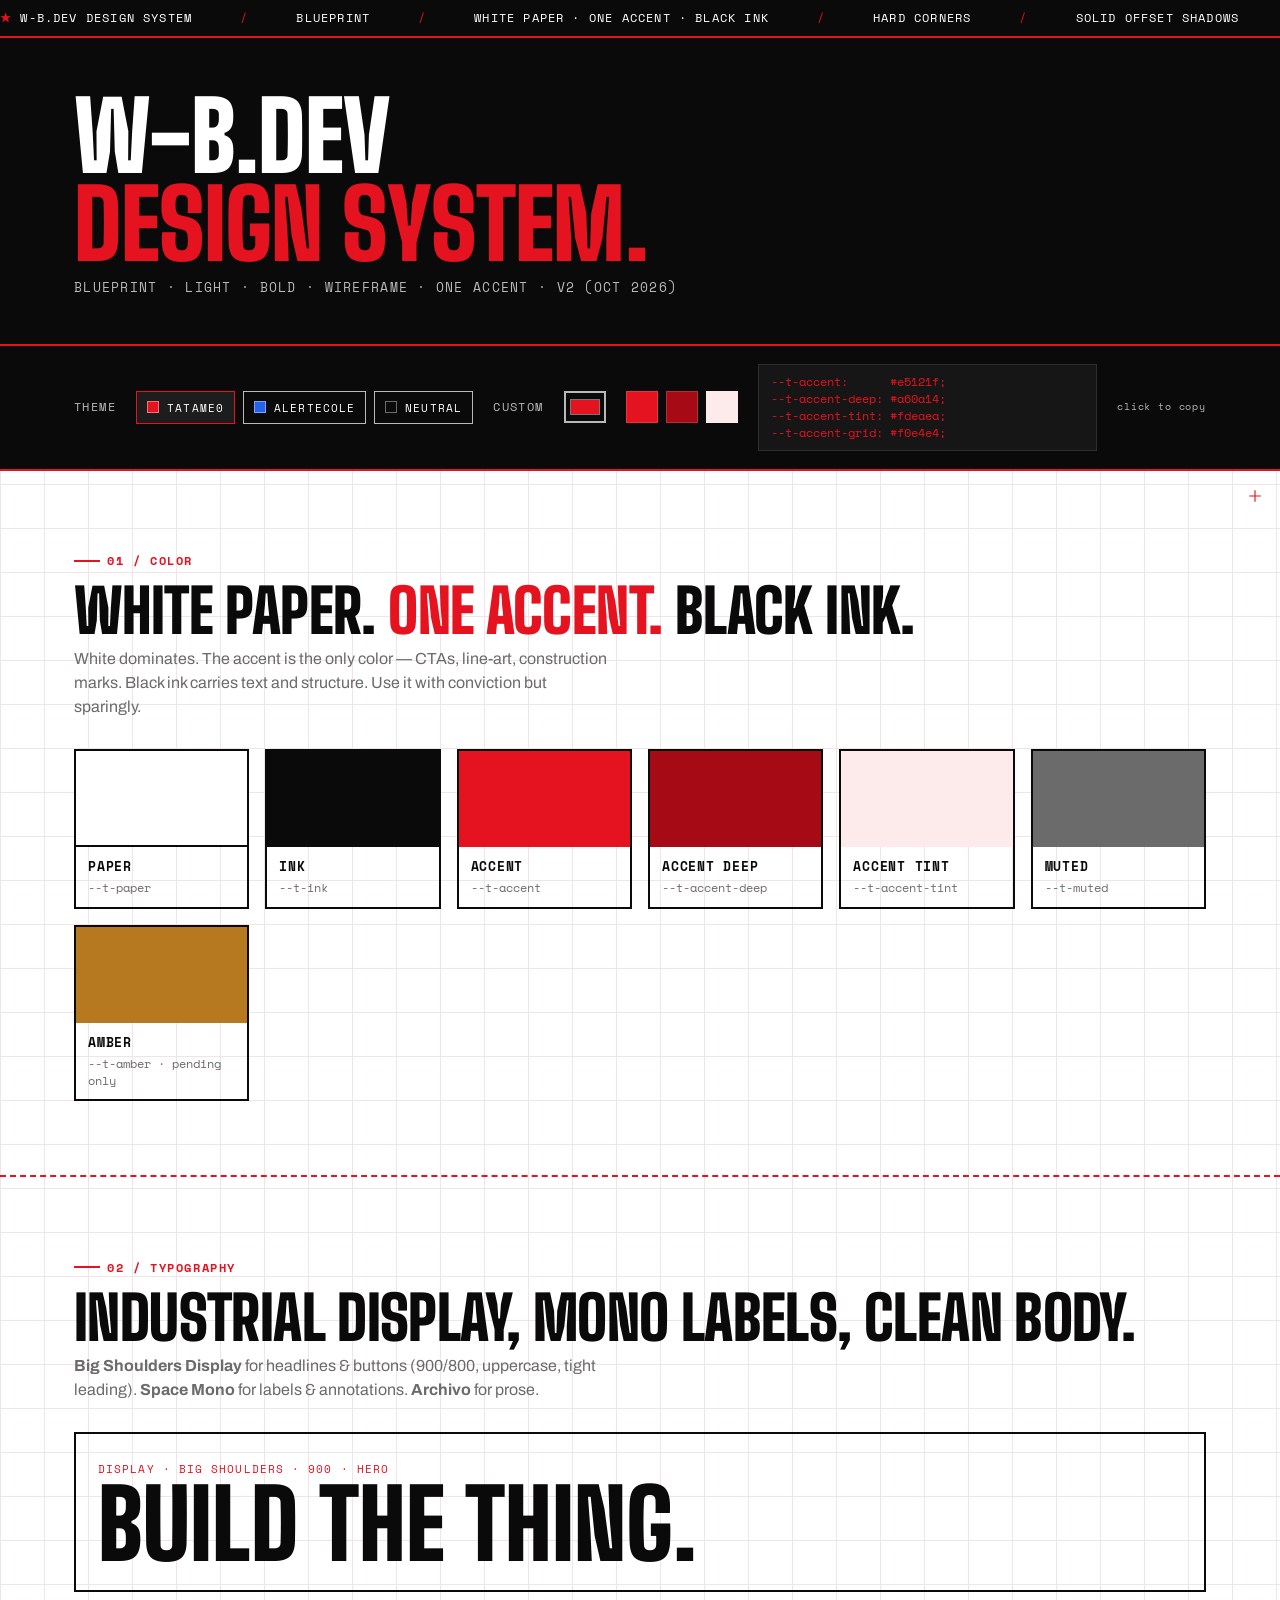
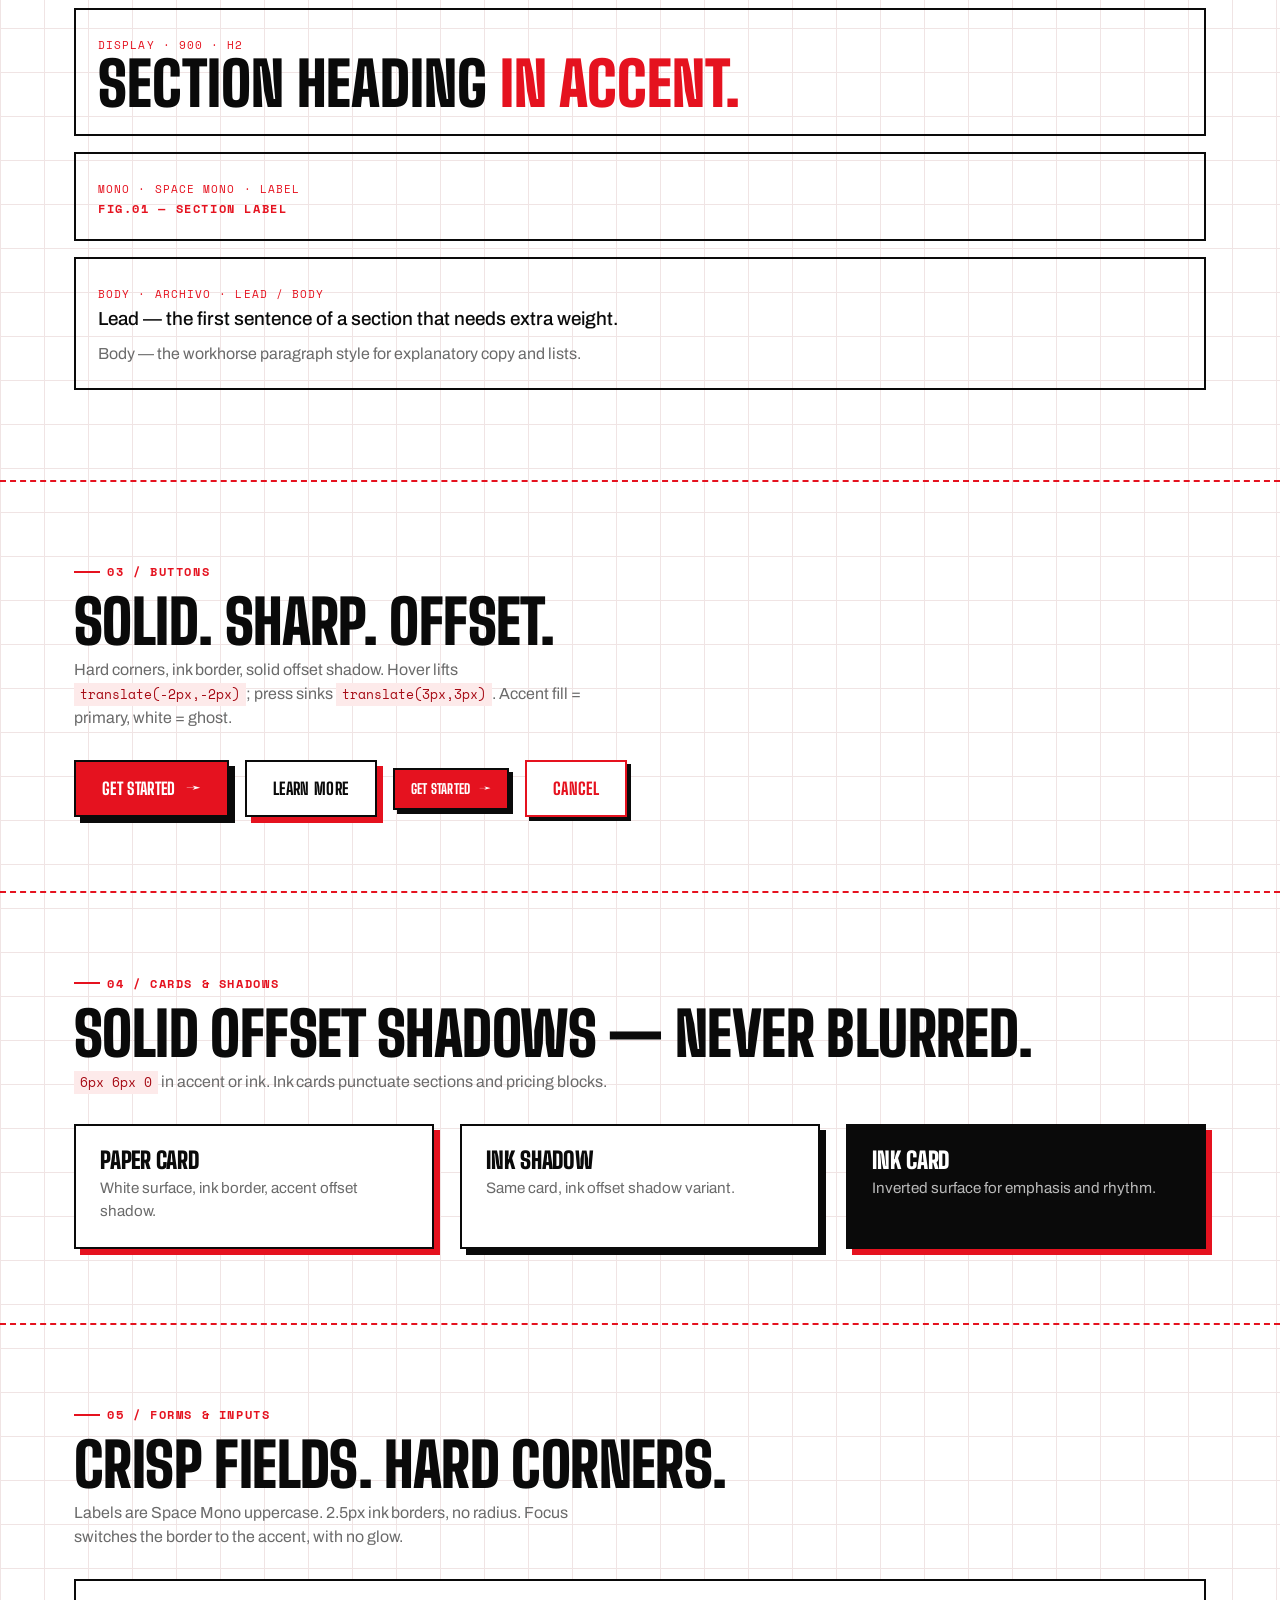
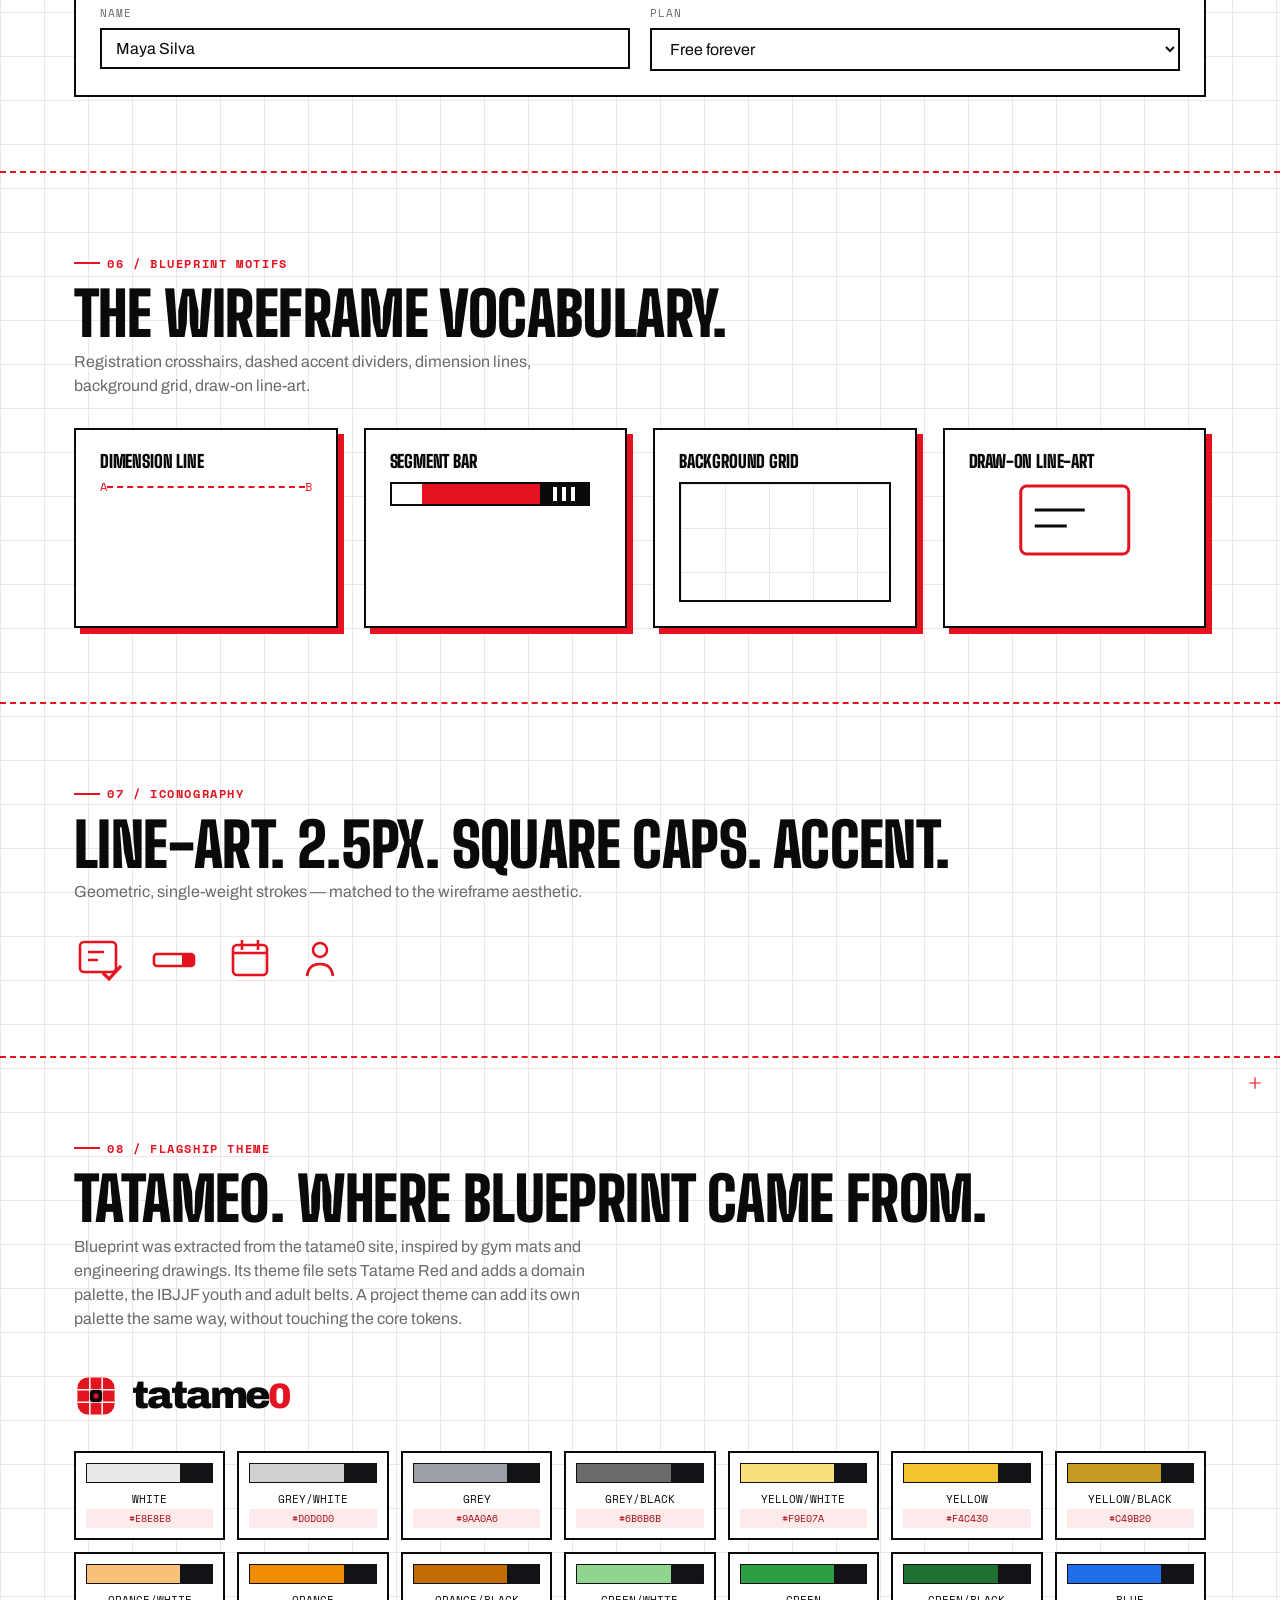
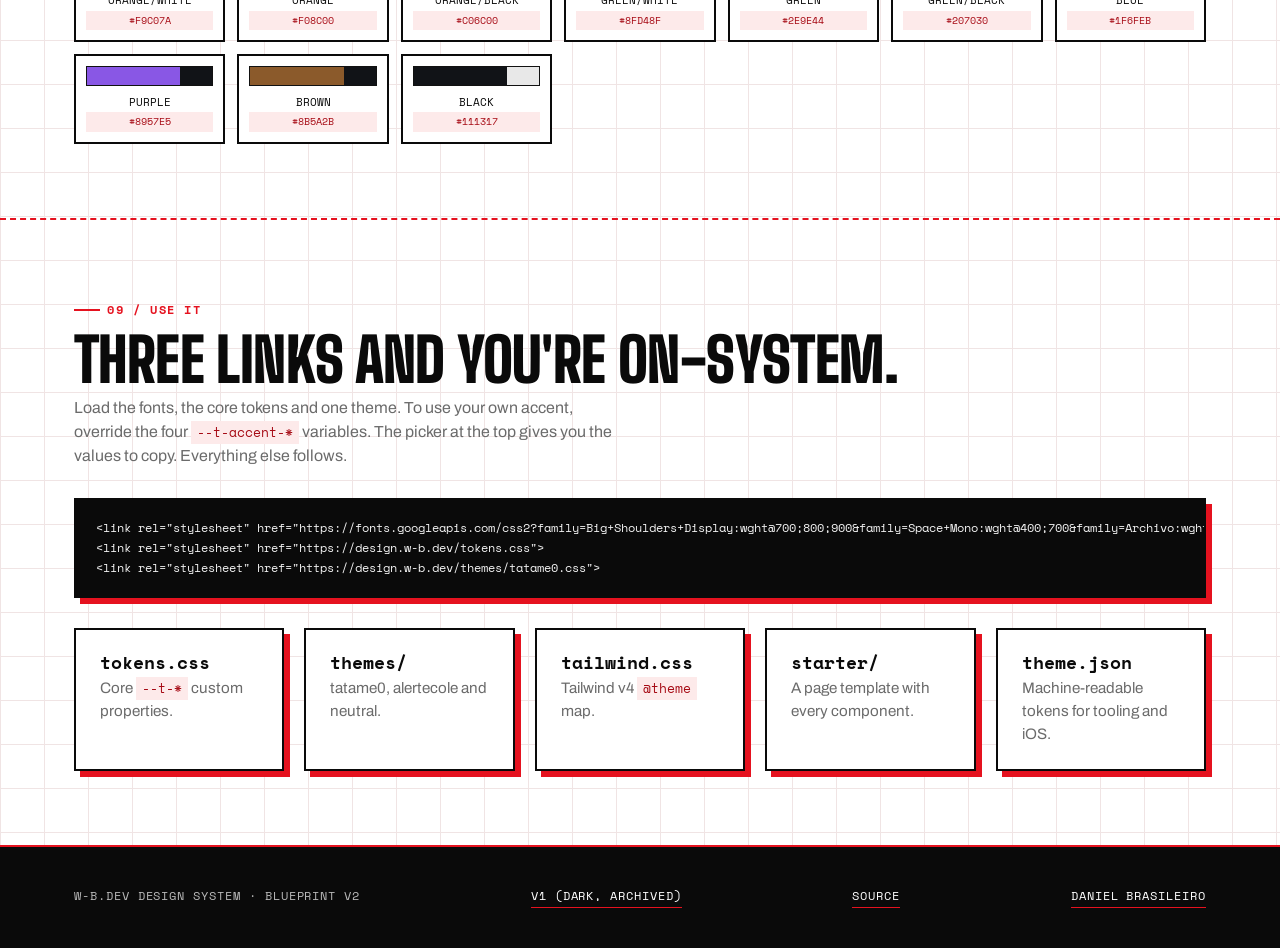
<file: index.html>
<!doctype html>
<html lang="en">
<head>
  <meta charset="UTF-8" />
  <meta name="viewport" content="width=device-width, initial-scale=1.0" />
  <meta name="color-scheme" content="light only" />
  <title>w-b.dev Design System</title>
  <meta name="description" content="Blueprint: the w-b.dev design system. White paper, one accent, black ink, hard corners, solid offset shadows. Flagship theme: tatame0." />
  <link rel="preconnect" href="https://fonts.googleapis.com" />
  <link rel="preconnect" href="https://fonts.gstatic.com" crossorigin />
  <link rel="stylesheet" href="https://fonts.googleapis.com/css2?family=Big+Shoulders+Display:wght@500;600;700;800;900&family=Space+Mono:wght@400;700&family=Archivo:wght@400;500;600;700;800;900&display=swap" />
  <link rel="stylesheet" href="./tokens.css" />
  <link rel="stylesheet" href="./themes/tatame0.css" />
  <style>
    *{box-sizing:border-box;margin:0;padding:0}
    body{
      background:var(--t-paper);color:var(--t-ink);font-family:var(--t-font-body);
      line-height:var(--t-leading-body);
      background-image:var(--t-bg-grid);background-size:var(--t-grid-size) var(--t-grid-size);
    }
    .wrap{max-width:var(--t-maxw);margin:0 auto;padding:0 var(--t-gutter)}
    .lbl{font-family:var(--t-font-mono);font-size:var(--t-text-label);font-weight:700;
      letter-spacing:var(--t-tracking-label);text-transform:uppercase;color:var(--t-accent);
      display:inline-flex;align-items:center;gap:.6em;margin-bottom:14px}
    .lbl::before{content:"";width:26px;border-top:var(--t-line) solid var(--t-accent)}
    h1,h2,h3{font-family:var(--t-font-display);font-weight:var(--t-weight-black);
      line-height:var(--t-leading-display);letter-spacing:var(--t-tracking-display);text-transform:uppercase}
    .top{background:var(--t-ink);color:var(--t-on-ink);border-bottom:var(--t-line) solid var(--t-accent);
      padding:54px 0 46px;position:relative}
    .top h1{font-size:var(--t-text-hero);color:#fff}
    .top h1 .a{color:var(--t-accent)}
    .top p{font-family:var(--t-font-mono);font-size:.8rem;letter-spacing:.1em;text-transform:uppercase;color:var(--t-on-ink-dim);margin-top:10px}
    section{padding:var(--t-section-y) 0;border-bottom:var(--t-divider);position:relative}
    section h2{font-size:var(--t-text-h2);margin-bottom:8px}
    .sub{color:var(--t-muted);max-width:60ch;margin-bottom:30px}
    .cross{position:absolute;top:18px;right:18px;width:14px;height:14px;color:var(--t-accent)}

    /* ---- Accent picker --------------------------------------------------- */
    .picker-bar{
      background:var(--t-ink);border-bottom:var(--t-line) solid var(--t-accent);
      padding:18px 0;position:sticky;top:0;z-index:100
    }
    .picker-inner{display:flex;align-items:center;gap:20px;flex-wrap:wrap}
    .picker-inner label{font-family:var(--t-font-mono);font-size:.75rem;text-transform:uppercase;
      letter-spacing:.12em;color:var(--t-on-ink-dim)}
    #accentPicker{width:42px;height:32px;padding:2px;border:var(--t-line) solid var(--t-on-ink-dim);
      background:transparent;cursor:pointer;border-radius:0}
    .swatches-mini{display:flex;gap:8px}
    .sw-mini{width:32px;height:32px;border:1.5px solid rgba(255,255,255,.15)}
    .sw-mini[data-role="accent"]{background:var(--t-accent)}
    .sw-mini[data-role="deep"]{background:var(--t-accent-deep)}
    .sw-mini[data-role="tint"]{background:var(--t-accent-tint)}
    #pickerCode{font-family:var(--t-font-mono);font-size:.72rem;color:var(--t-accent);
      background:rgba(255,255,255,.05);border:1px solid rgba(255,255,255,.1);
      padding:8px 12px;white-space:pre;cursor:pointer;flex:1;min-width:240px}
    #pickerCode:hover{border-color:var(--t-accent)}
    .copy-hint{font-family:var(--t-font-mono);font-size:.65rem;color:var(--t-on-ink-dim);letter-spacing:.08em}

    /* ---- Color section --------------------------------------------------- */
    .swatches{display:grid;grid-template-columns:repeat(auto-fill,minmax(170px,1fr));gap:16px}
    .sw{border:var(--t-border)}
    .sw .chip{height:96px}
    .sw .meta{padding:10px 12px;font-family:var(--t-font-mono);font-size:.72rem}
    .sw .meta b{display:block;font-size:.8rem;text-transform:uppercase;letter-spacing:.06em;margin-bottom:3px}
    .sw .meta span{color:var(--t-muted)}

    /* ---- Type ------------------------------------------------------------ */
    .specimen{border:var(--t-border);padding:22px;margin-bottom:16px}
    .specimen .tag{font-family:var(--t-font-mono);font-size:.68rem;color:var(--t-accent);text-transform:uppercase;letter-spacing:.1em}
    .disp{font-family:var(--t-font-display);font-weight:900;text-transform:uppercase;line-height:.92}
    .row{display:flex;gap:16px;flex-wrap:wrap;align-items:center}

    /* ---- Buttons --------------------------------------------------------- */
    .btn{font-family:var(--t-font-display);font-weight:var(--t-weight-display);text-transform:uppercase;
      letter-spacing:.02em;font-size:1.05rem;display:inline-flex;align-items:center;gap:.6em;
      background:var(--t-accent);color:#fff;padding:16px 26px;border:var(--t-border);box-shadow:var(--t-shadow-ink);
      transition:transform var(--t-dur-fast) ease, box-shadow var(--t-dur-fast) ease;cursor:pointer;text-decoration:none}
    .btn:hover{transform:translate(-2px,-2px);box-shadow:var(--t-shadow-hover)}
    .btn:active{transform:translate(3px,3px);box-shadow:var(--t-shadow-sm)}
    .btn.ghost{background:#fff;color:var(--t-ink);box-shadow:var(--t-shadow)}
    .btn.ghost:hover{box-shadow:9px 9px 0 var(--t-accent)}
    .btn.sm{font-size:.85rem;padding:11px 16px;box-shadow:var(--t-shadow-sm)}

    /* ---- Cards ----------------------------------------------------------- */
    .cards{display:grid;grid-template-columns:repeat(auto-fit,minmax(240px,1fr));gap:26px}
    .card{background:#fff;border:var(--t-border);padding:24px;box-shadow:var(--t-shadow)}
    .card.ink{background:var(--t-ink);color:#fff;box-shadow:var(--t-shadow)}
    .card h3{font-size:var(--t-text-h3)}
    .card p{font-size:.95rem;color:var(--t-muted);margin-top:6px}
    .card.ink p{color:var(--t-on-ink-dim)}

    /* ---- Motifs ---------------------------------------------------------- */
    .dim-line{display:flex;align-items:center;gap:0;font-family:var(--t-font-mono);font-size:.72rem;color:var(--t-accent);margin-top:8px}
    .dim-line .bar{height:0;border-top:var(--t-line) dashed var(--t-accent);flex:1}
    .seg{position:relative;height:24px;width:200px;border:var(--t-line) solid var(--t-ink);display:flex;justify-content:flex-end}
    .seg .fill{background:var(--t-accent);width:60%}
    .seg .blk{width:48px;background:var(--t-ink);display:flex;align-items:center;gap:5px;justify-content:center}
    .seg .tick{width:4px;height:14px;background:#fff}
    .draw path{stroke-dasharray:100;stroke-dashoffset:100;animation:draw var(--t-dur-draw) var(--t-ease-draw) forwards}
    @keyframes draw{to{stroke-dashoffset:0}}
    .grid-demo{height:120px;border:var(--t-border);background-image:var(--t-bg-grid);background-size:var(--t-grid-size) var(--t-grid-size)}

    .btn:active{transform:translate(3px,3px);box-shadow:var(--t-shadow-active)}
    .btn.danger{background:#fff;color:var(--t-accent);border-color:var(--t-accent);box-shadow:var(--t-shadow-sm)}
    .btn .arrow{transition:transform .15s ease}
    .btn:hover .arrow{transform:translateX(4px)}
    .btn:focus-visible,.preset:focus-visible,.input-ctrl:focus-visible,.files a:focus-visible{outline:var(--t-line) solid var(--t-accent);outline-offset:3px}

    /* ---- Ticker ---------------------------------------------------------- */
    .ticker{background:var(--t-ink);color:#fff;font-family:var(--t-font-mono);font-size:.74rem;
      letter-spacing:.1em;text-transform:uppercase;overflow:hidden;border-bottom:var(--t-line) solid var(--t-accent)}
    .ticker .track{display:flex;gap:3rem;white-space:nowrap;padding:9px 0;width:max-content;animation:marquee var(--t-marquee) linear infinite}
    .ticker b,.ticker .dot{color:var(--t-accent)}
    @keyframes marquee{to{transform:translateX(-50%)}}

    /* ---- Theme presets --------------------------------------------------- */
    .presets{display:flex;gap:8px;flex-wrap:wrap}
    .preset{font-family:var(--t-font-mono);font-size:.7rem;text-transform:uppercase;letter-spacing:.1em;
      background:transparent;color:var(--t-on-ink);border:1.5px solid var(--t-on-ink-dim);padding:7px 10px;cursor:pointer;
      display:inline-flex;align-items:center;gap:8px}
    .preset i{width:12px;height:12px;display:inline-block;border:1px solid rgba(255,255,255,.4)}
    .preset[aria-pressed="true"]{border-color:var(--t-accent);color:#fff;background:rgba(255,255,255,.08)}

    /* ---- Forms ----------------------------------------------------------- */
    .form-demo{display:grid;grid-template-columns:repeat(auto-fit,minmax(260px,1fr));gap:20px;border:var(--t-border);padding:24px;background:#fff}
    .field-lbl{display:block;font-family:var(--t-font-mono);font-size:.7rem;text-transform:uppercase;letter-spacing:.1em;color:var(--t-muted);margin-bottom:6px}
    .input-ctrl{width:100%;padding:10px 14px;background:#fff;border:var(--t-border);border-radius:0;font-family:var(--t-font-body);font-size:1rem;color:var(--t-ink);outline:none}
    .input-ctrl:focus{border-color:var(--t-accent)}

    /* ---- tatame0 theme --------------------------------------------------- */
    .brand-demo{display:inline-flex;align-items:center;font-family:var(--t-font-wordmark);font-weight:900;font-size:2.4rem;text-transform:lowercase;letter-spacing:-.055em;color:var(--t-ink);margin:6px 0 26px}
    .brand-demo svg{width:44px;height:44px;margin-right:14px}
    .brand-demo .zero{color:#e5121f;font-size:.92em;margin-left:-.03em;display:inline-block}
    .belts-grid{display:grid;grid-template-columns:repeat(auto-fill,minmax(140px,1fr));gap:12px}
    .belt-card{border:var(--t-border);padding:10px;background:#fff;text-align:center}
    .belt-preview{height:20px;width:100%;border:1px solid #111;margin-bottom:8px;position:relative}
    .belt-preview .sleeve{position:absolute;right:0;top:0;width:32px;height:100%;background:#111317}
    .belt-card span{font-family:var(--t-font-mono);font-size:.68rem;text-transform:uppercase;display:block}
    .belt-card code{display:block;font-size:.64rem;margin-top:2px}

    /* ---- Usage & footer -------------------------------------------------- */
    pre.snippet{font-family:var(--t-font-mono);font-size:.78rem;background:var(--t-ink);color:#f3f3f3;padding:18px 20px;
      border:var(--t-border);box-shadow:var(--t-shadow);overflow-x:auto;white-space:pre;margin-bottom:30px;line-height:1.6}
    .files{display:grid;grid-template-columns:repeat(auto-fit,minmax(200px,1fr));gap:20px}
    .files a{color:inherit;text-decoration:none;display:block}
    .files .card{height:100%;transition:transform var(--t-dur-fast) ease,box-shadow var(--t-dur-fast) ease}
    .files .card h3{font-size:1.15rem;text-transform:none;font-family:var(--t-font-mono);font-weight:700;letter-spacing:0}
    .files a:hover .card{transform:translate(-2px,-2px);box-shadow:var(--t-shadow-hover-red)}
    footer{background:var(--t-ink);color:var(--t-on-ink-dim);border-top:var(--t-line) solid var(--t-accent);padding:40px 0;
      font-family:var(--t-font-mono);font-size:.74rem;letter-spacing:.08em;text-transform:uppercase}
    footer .wrap{display:flex;gap:18px 30px;flex-wrap:wrap;justify-content:space-between}
    footer a{color:#fff;text-decoration:none;border-bottom:1.5px solid var(--t-accent);padding-bottom:2px}
    @media(max-width:600px){.picker-bar{position:static}}
    code{font-family:var(--t-font-mono);font-size:.8rem;background:var(--t-accent-tint);color:var(--t-accent-deep);padding:2px 6px}
    @media(prefers-reduced-motion:reduce){.draw path{stroke-dashoffset:0;animation:none} .ticker .track{animation:none}}
  </style>
</head>
<body>

<div class="ticker" aria-hidden="true"><div class="track"><span><b>★</b> w-b.dev design system</span><span class="dot">/</span><span>Blueprint</span><span class="dot">/</span><span>White paper · One accent · Black ink</span><span class="dot">/</span><span>Hard corners</span><span class="dot">/</span><span>Solid offset shadows</span><span class="dot">/</span><span>Flagship theme: tatame0</span><span class="dot">/</span><span><b>★</b> w-b.dev design system</span><span class="dot">/</span><span>Blueprint</span><span class="dot">/</span><span>White paper · One accent · Black ink</span><span class="dot">/</span><span>Hard corners</span><span class="dot">/</span><span>Solid offset shadows</span><span class="dot">/</span><span>Flagship theme: tatame0</span><span class="dot">/</span></div></div>

<header class="top">
  <div class="wrap">
    <h1>w-b.dev<br/><span class="a">Design System.</span></h1>
    <p>Blueprint · Light · Bold · Wireframe · One accent · v2 (Oct 2026)</p>
  </div>
</header>

<!-- ACCENT PICKER -->
<div class="picker-bar">
  <div class="wrap">
    <div class="picker-inner">
      <label>Theme</label>
      <div class="presets" role="group" aria-label="Theme presets">
        <button class="preset" type="button" data-hex="#e5121f" aria-pressed="true"><i style="background:#e5121f"></i>tatame0</button>
        <button class="preset" type="button" data-hex="#2563eb" aria-pressed="false"><i style="background:#2563eb"></i>alertecole</button>
        <button class="preset" type="button" data-hex="#0a0a0a" aria-pressed="false"><i style="background:#0a0a0a"></i>neutral</button>
      </div>
      <label for="accentPicker">Custom</label>
      <input type="color" id="accentPicker" value="#e5121f" />
      <div class="swatches-mini">
        <div class="sw-mini" data-role="accent" title="--t-accent"></div>
        <div class="sw-mini" data-role="deep"   title="--t-accent-deep"></div>
        <div class="sw-mini" data-role="tint"   title="--t-accent-tint"></div>
      </div>
      <pre id="pickerCode">--t-accent:      #e5121f;
--t-accent-deep: #a60a14;
--t-accent-tint: #fdeaea;
--t-accent-grid: #f0e4e4;</pre>
      <span class="copy-hint">click to copy</span>
    </div>
  </div>
</div>

<!-- COLOR -->
<section>
  <svg class="cross" viewBox="0 0 24 24"><path d="M12 2v20M2 12h20" stroke="currentColor" stroke-width="2"/></svg>
  <div class="wrap">
    <span class="lbl">01 / Color</span>
    <h2>White paper. <span style="color:var(--t-accent)">One accent.</span> Black ink.</h2>
    <p class="sub">White dominates. The accent is the only color — CTAs, line-art, construction marks. Black ink carries text and structure. Use it with conviction but sparingly.</p>
    <div class="swatches">
      <div class="sw"><div class="chip" style="background:var(--t-paper);border-bottom:var(--t-border)"></div><div class="meta"><b>Paper</b><span>--t-paper</span></div></div>
      <div class="sw"><div class="chip" style="background:var(--t-ink)"></div><div class="meta"><b>Ink</b><span>--t-ink</span></div></div>
      <div class="sw" id="sw-accent"><div class="chip" style="background:var(--t-accent)"></div><div class="meta"><b>Accent</b><span id="sw-accent-val">--t-accent</span></div></div>
      <div class="sw" id="sw-deep"><div class="chip" style="background:var(--t-accent-deep)"></div><div class="meta"><b>Accent Deep</b><span>--t-accent-deep</span></div></div>
      <div class="sw" id="sw-tint"><div class="chip" style="background:var(--t-accent-tint)"></div><div class="meta"><b>Accent Tint</b><span>--t-accent-tint</span></div></div>
      <div class="sw"><div class="chip" style="background:var(--t-muted)"></div><div class="meta"><b>Muted</b><span>--t-muted</span></div></div>
      <div class="sw"><div class="chip" style="background:var(--t-amber)"></div><div class="meta"><b>Amber</b><span>--t-amber · pending only</span></div></div>
    </div>
  </div>
</section>

<!-- TYPE -->
<section>
  <div class="wrap">
    <span class="lbl">02 / Typography</span>
    <h2>Industrial display, mono labels, clean body.</h2>
    <p class="sub"><b>Big Shoulders Display</b> for headlines &amp; buttons (900/800, uppercase, tight leading). <b>Space Mono</b> for labels &amp; annotations. <b>Archivo</b> for prose.</p>
    <div class="specimen">
      <span class="tag">Display · Big Shoulders · 900 · hero</span>
      <div class="disp" style="font-size:var(--t-text-hero)">Build the thing.</div>
    </div>
    <div class="specimen">
      <span class="tag">Display · 900 · h2</span>
      <div class="disp" style="font-size:var(--t-text-h2)">Section heading <span style="color:var(--t-accent)">in accent.</span></div>
    </div>
    <div class="specimen">
      <span class="tag">Mono · Space Mono · label</span>
      <div style="font-family:var(--t-font-mono);text-transform:uppercase;letter-spacing:var(--t-tracking-label);color:var(--t-accent);font-size:var(--t-text-label);font-weight:700">FIG.01 — Section label</div>
    </div>
    <div class="specimen">
      <span class="tag">Body · Archivo · lead / body</span>
      <p style="font-size:var(--t-text-lead);font-weight:500">Lead — the first sentence of a section that needs extra weight.</p>
      <p style="font-size:var(--t-text-body);color:var(--t-muted);margin-top:8px">Body — the workhorse paragraph style for explanatory copy and lists.</p>
    </div>
  </div>
</section>

<!-- BUTTONS -->
<section>
  <div class="wrap">
    <span class="lbl">03 / Buttons</span>
    <h2>Solid. Sharp. Offset.</h2>
    <p class="sub">Hard corners, ink border, solid offset shadow. Hover lifts <code>translate(-2px,-2px)</code>; press sinks <code>translate(3px,3px)</code>. Accent fill = primary, white = ghost.</p>
    <div class="row">
      <button class="btn" type="button">Get started <span class="arrow">→</span></button>
      <button class="btn ghost" type="button">Learn more</button>
      <button class="btn sm" type="button">Get started <span class="arrow">→</span></button>
      <button class="btn danger" type="button">Cancel</button>
    </div>
  </div>
</section>

<!-- CARDS & SHADOWS -->
<section>
  <div class="wrap">
    <span class="lbl">04 / Cards &amp; Shadows</span>
    <h2>Solid offset shadows — never blurred.</h2>
    <p class="sub"><code>6px 6px 0</code> in accent or ink. Ink cards punctuate sections and pricing blocks.</p>
    <div class="cards">
      <div class="card"><h3>Paper card</h3><p>White surface, ink border, accent offset shadow.</p></div>
      <div class="card" style="box-shadow:var(--t-shadow-ink)"><h3>Ink shadow</h3><p>Same card, ink offset shadow variant.</p></div>
      <div class="card ink"><h3>Ink card</h3><p>Inverted surface for emphasis and rhythm.</p></div>
    </div>
  </div>
</section>

<!-- FORMS -->
<section>
  <div class="wrap">
    <span class="lbl">05 / Forms &amp; Inputs</span>
    <h2>Crisp fields. Hard corners.</h2>
    <p class="sub">Labels are Space Mono uppercase. 2.5px ink borders, no radius. Focus switches the border to the accent, with no glow.</p>
    <div class="form-demo">
      <div>
        <label class="field-lbl" for="demo-name">Name</label>
        <input class="input-ctrl" id="demo-name" type="text" value="Maya Silva" />
      </div>
      <div>
        <label class="field-lbl" for="demo-plan">Plan</label>
        <select class="input-ctrl" id="demo-plan">
          <option>Free forever</option>
          <option>Pro</option>
        </select>
      </div>
    </div>
  </div>
</section>

<!-- MOTIFS -->
<section>
  <div class="wrap">
    <span class="lbl">06 / Blueprint Motifs</span>
    <h2>The wireframe vocabulary.</h2>
    <p class="sub">Registration crosshairs, dashed accent dividers, dimension lines, background grid, draw-on line-art.</p>
    <div class="cards">
      <div class="card">
        <h3 style="font-size:1.1rem">Dimension line</h3>
        <div class="dim-line"><span>A</span><div class="bar"></div><span>B</span></div>
      </div>
      <div class="card">
        <h3 style="font-size:1.1rem">Segment bar</h3>
        <div class="seg" style="margin-top:12px">
          <div class="fill"></div>
          <div class="blk"><span class="tick"></span><span class="tick"></span><span class="tick"></span></div>
        </div>
      </div>
      <div class="card">
        <h3 style="font-size:1.1rem">Background grid</h3>
        <div class="grid-demo" style="margin-top:12px"></div>
      </div>
      <div class="card">
        <h3 style="font-size:1.1rem">Draw-on line-art</h3>
        <svg class="draw" viewBox="0 0 120 80" fill="none" style="margin-top:10px;width:100%;height:80px">
          <rect x="6" y="6" width="108" height="68" rx="6" stroke="var(--t-accent)" stroke-width="3"/>
          <path d="M20 30h50M20 46h32" stroke="var(--t-ink)" stroke-width="3"/>
        </svg>
      </div>
    </div>
  </div>
</section>

<!-- ICONS -->
<section>
  <div class="wrap">
    <span class="lbl">07 / Iconography</span>
    <h2>Line-art. 2.5px. Square caps. Accent.</h2>
    <p class="sub">Geometric, single-weight strokes — matched to the wireframe aesthetic.</p>
    <div class="row" style="gap:28px;color:var(--t-accent)">
      <svg width="48" height="48" viewBox="0 0 48 48" fill="none"><rect x="6" y="8" width="36" height="30" rx="4" stroke="currentColor" stroke-width="2.6"/><path d="M14 18h16M14 26h10" stroke="currentColor" stroke-width="2.4"/><path d="M30 40l5 5 11-12" stroke="currentColor" stroke-width="3.2" stroke-linecap="square"/></svg>
      <svg width="48" height="48" viewBox="0 0 48 48" fill="none"><rect x="4" y="20" width="40" height="12" rx="3" stroke="currentColor" stroke-width="2.6"/><rect x="32" y="20" width="12" height="12" fill="currentColor"/></svg>
      <svg width="48" height="48" viewBox="0 0 48 48" fill="none"><rect x="7" y="11" width="34" height="30" rx="4" stroke="currentColor" stroke-width="2.6"/><path d="M7 19h34M16 6v10M32 6v10" stroke="currentColor" stroke-width="2.6"/></svg>
      <svg width="48" height="48" viewBox="0 0 48 48" fill="none"><circle cx="18" cy="16" r="7" stroke="currentColor" stroke-width="2.6"/><path d="M5 42c1-8 6-12 13-12s12 4 13 12" stroke="currentColor" stroke-width="2.6"/></svg>
    </div>
  </div>
</section>

<!-- THEME: TATAME0 -->
<section>
  <svg class="cross" viewBox="0 0 24 24"><path d="M12 2v20M2 12h20" stroke="currentColor" stroke-width="2"/></svg>
  <div class="wrap">
    <span class="lbl">08 / Flagship theme</span>
    <h2>tatame0. Where Blueprint came from.</h2>
    <p class="sub">Blueprint was extracted from the tatame0 site, inspired by gym mats and engineering drawings. Its theme file sets Tatame Red and adds a domain palette, the IBJJF youth and adult belts. A project theme can add its own palette the same way, without touching the core tokens.</p>
    <div class="brand-demo">
      <svg viewBox="0 0 64 64" fill="none" aria-hidden="true">
        <rect x="5" y="5" width="54" height="54" rx="15" fill="#e5121f"/>
        <path d="M23 5V59M41 5V59M5 23H59M5 41H59" stroke="#fff" stroke-width="2.2"/>
        <rect x="23" y="23" width="18" height="18" rx="4.5" fill="#0a0a0a"/>
        <rect x="28.5" y="28.5" width="7" height="7" rx="2" fill="#e5121f"/>
      </svg>
      <span>tatame<span class="zero">0</span></span>
    </div>
    <div class="belts-grid">
      <div class="belt-card"><div class="belt-preview" style="background:var(--t-belt-white)"><div class="sleeve"></div></div><span>White</span><code>#E8E8E8</code></div>
      <div class="belt-card"><div class="belt-preview" style="background:var(--t-belt-grey-white)"><div class="sleeve"></div></div><span>Grey/White</span><code>#D0D0D0</code></div>
      <div class="belt-card"><div class="belt-preview" style="background:var(--t-belt-grey)"><div class="sleeve"></div></div><span>Grey</span><code>#9AA0A6</code></div>
      <div class="belt-card"><div class="belt-preview" style="background:var(--t-belt-grey-black)"><div class="sleeve"></div></div><span>Grey/Black</span><code>#6B6B6B</code></div>
      <div class="belt-card"><div class="belt-preview" style="background:var(--t-belt-yellow-white)"><div class="sleeve"></div></div><span>Yellow/White</span><code>#F9E07A</code></div>
      <div class="belt-card"><div class="belt-preview" style="background:var(--t-belt-yellow)"><div class="sleeve"></div></div><span>Yellow</span><code>#F4C430</code></div>
      <div class="belt-card"><div class="belt-preview" style="background:var(--t-belt-yellow-black)"><div class="sleeve"></div></div><span>Yellow/Black</span><code>#C49B20</code></div>
      <div class="belt-card"><div class="belt-preview" style="background:var(--t-belt-orange-white)"><div class="sleeve"></div></div><span>Orange/White</span><code>#F9C07A</code></div>
      <div class="belt-card"><div class="belt-preview" style="background:var(--t-belt-orange)"><div class="sleeve"></div></div><span>Orange</span><code>#F08C00</code></div>
      <div class="belt-card"><div class="belt-preview" style="background:var(--t-belt-orange-black)"><div class="sleeve"></div></div><span>Orange/Black</span><code>#C06C00</code></div>
      <div class="belt-card"><div class="belt-preview" style="background:var(--t-belt-green-white)"><div class="sleeve"></div></div><span>Green/White</span><code>#8FD48F</code></div>
      <div class="belt-card"><div class="belt-preview" style="background:var(--t-belt-green)"><div class="sleeve"></div></div><span>Green</span><code>#2E9E44</code></div>
      <div class="belt-card"><div class="belt-preview" style="background:var(--t-belt-green-black)"><div class="sleeve"></div></div><span>Green/Black</span><code>#207030</code></div>
      <div class="belt-card"><div class="belt-preview" style="background:var(--t-belt-blue)"><div class="sleeve"></div></div><span>Blue</span><code>#1F6FEB</code></div>
      <div class="belt-card"><div class="belt-preview" style="background:var(--t-belt-purple)"><div class="sleeve"></div></div><span>Purple</span><code>#8957E5</code></div>
      <div class="belt-card"><div class="belt-preview" style="background:var(--t-belt-brown)"><div class="sleeve"></div></div><span>Brown</span><code>#8B5A2B</code></div>
      <div class="belt-card"><div class="belt-preview" style="background:var(--t-belt-black)"><div class="sleeve" style="background:#E8E8E8"></div></div><span>Black</span><code>#111317</code></div>
    </div>
  </div>
</section>

<!-- USAGE -->
<section style="border-bottom:none">
  <div class="wrap">
    <span class="lbl">09 / Use it</span>
    <h2>Three links and you're on-system.</h2>
    <p class="sub">Load the fonts, the core tokens and one theme. To use your own accent, override the four <code>--t-accent-*</code> variables. The picker at the top gives you the values to copy. Everything else follows.</p>
<pre class="snippet">&lt;link rel="stylesheet" href="https://fonts.googleapis.com/css2?family=Big+Shoulders+Display:wght@700;800;900&amp;family=Space+Mono:wght@400;700&amp;family=Archivo:wght@400;500;600;700;800;900&amp;display=swap"&gt;
&lt;link rel="stylesheet" href="https://design.w-b.dev/tokens.css"&gt;
&lt;link rel="stylesheet" href="https://design.w-b.dev/themes/tatame0.css"&gt;</pre>
    <div class="files">
      <a href="./tokens.css"><div class="card"><h3>tokens.css</h3><p>Core <code>--t-*</code> custom properties.</p></div></a>
      <a href="./themes/tatame0.css"><div class="card"><h3>themes/</h3><p>tatame0, alertecole and neutral.</p></div></a>
      <a href="./tailwind.css"><div class="card"><h3>tailwind.css</h3><p>Tailwind v4 <code>@theme</code> map.</p></div></a>
      <a href="./starter/"><div class="card"><h3>starter/</h3><p>A page template with every component.</p></div></a>
      <a href="./theme.json"><div class="card"><h3>theme.json</h3><p>Machine-readable tokens for tooling and iOS.</p></div></a>
    </div>
  </div>
</section>

<footer>
  <div class="wrap">
    <span>w-b.dev design system · Blueprint v2</span>
    <a href="./legacy/dark-v1/reference/">v1 (dark, archived)</a>
    <a href="https://github.com/w3b3/design-system-w-b" target="_blank" rel="noopener">Source</a>
    <a href="https://linkedin.com/in/brasileiro" target="_blank" rel="noopener">Daniel Brasileiro</a>
  </div>
</footer>

<script>
  function hexToHsl(hex) {
    const r = parseInt(hex.slice(1,3),16)/255;
    const g = parseInt(hex.slice(3,5),16)/255;
    const b = parseInt(hex.slice(5,7),16)/255;
    const max = Math.max(r,g,b), min = Math.min(r,g,b);
    let h, s, l = (max+min)/2;
    if (max === min) { h = s = 0; }
    else {
      const d = max - min;
      s = l > 0.5 ? d/(2-max-min) : d/(max+min);
      switch(max) {
        case r: h = (g-b)/d + (g<b ? 6 : 0); break;
        case g: h = (b-r)/d + 2; break;
        case b: h = (r-g)/d + 4; break;
      }
      h /= 6;
    }
    return [h*360, s*100, l*100];
  }

  function hslToHex(h, s, l) {
    h /= 360; s /= 100; l /= 100;
    let r, g, b;
    if (s === 0) { r = g = b = l; }
    else {
      const q = l < 0.5 ? l*(1+s) : l+s-l*s;
      const p = 2*l - q;
      const hue = (p, q, t) => {
        if (t < 0) t += 1; if (t > 1) t -= 1;
        if (t < 1/6) return p+(q-p)*6*t;
        if (t < 1/2) return q;
        if (t < 2/3) return p+(q-p)*(2/3-t)*6;
        return p;
      };
      r = hue(p,q,h+1/3); g = hue(p,q,h); b = hue(p,q,h-1/3);
    }
    return '#' + [r,g,b].map(x => Math.round(x*255).toString(16).padStart(2,'0')).join('');
  }

  function derive(hex) {
    const [h, s, l] = hexToHsl(hex);
    return {
      accent: hex,
      deep:   hslToHex(h, s,                    Math.max(l - 18, 4)),
      tint:   hslToHex(h, Math.min(s*.25, 25),  Math.min(l + 46, 97)),
      grid:   hslToHex(h, Math.min(s*.15, 18),  Math.min(l + 50, 98)),
    };
  }

  function applyAccent(hex) {
    const d = derive(hex);
    const root = document.documentElement;
    root.style.setProperty('--t-accent',       d.accent);
    root.style.setProperty('--t-accent-deep',  d.deep);
    root.style.setProperty('--t-accent-tint',  d.tint);
    root.style.setProperty('--t-accent-grid',  d.grid);
    // keep legacy aliases in sync
    root.style.setProperty('--t-red',       d.accent);
    root.style.setProperty('--t-red-deep',  d.deep);
    root.style.setProperty('--t-red-tint',  d.tint);
    root.style.setProperty('--t-grid',      d.grid);

    document.querySelector('.sw-mini[data-role="accent"]').style.background = d.accent;
    document.querySelector('.sw-mini[data-role="deep"]').style.background   = d.deep;
    document.querySelector('.sw-mini[data-role="tint"]').style.background   = d.tint;

    document.getElementById('pickerCode').textContent =
`--t-accent:      ${d.accent};
--t-accent-deep: ${d.deep};
--t-accent-tint: ${d.tint};
--t-accent-grid: ${d.grid};`;
  }

  const presets = document.querySelectorAll('.preset');
  function markPreset(hex) {
    presets.forEach(b => b.setAttribute('aria-pressed', String(b.dataset.hex === hex.toLowerCase())));
  }
  presets.forEach(b => b.addEventListener('click', () => {
    applyAccent(b.dataset.hex);
    document.getElementById('accentPicker').value = b.dataset.hex;
    markPreset(b.dataset.hex);
  }));
  document.getElementById('accentPicker').addEventListener('input', e => { applyAccent(e.target.value); markPreset(e.target.value); });

  document.getElementById('pickerCode').addEventListener('click', function() {
    const hint = document.querySelector('.copy-hint');
    const el = this;
    (navigator.clipboard ? navigator.clipboard.writeText(el.textContent) : Promise.reject())
      .then(() => { hint.textContent = 'copied!'; })
      .catch(() => {
        const r = document.createRange(); r.selectNodeContents(el);
        const sel = getSelection(); sel.removeAllRanges(); sel.addRange(r);
        hint.textContent = 'press ⌘C';
      });
    setTimeout(() => hint.textContent = 'click to copy', 1500);
  });
</script>
</body>
</html>
</file>
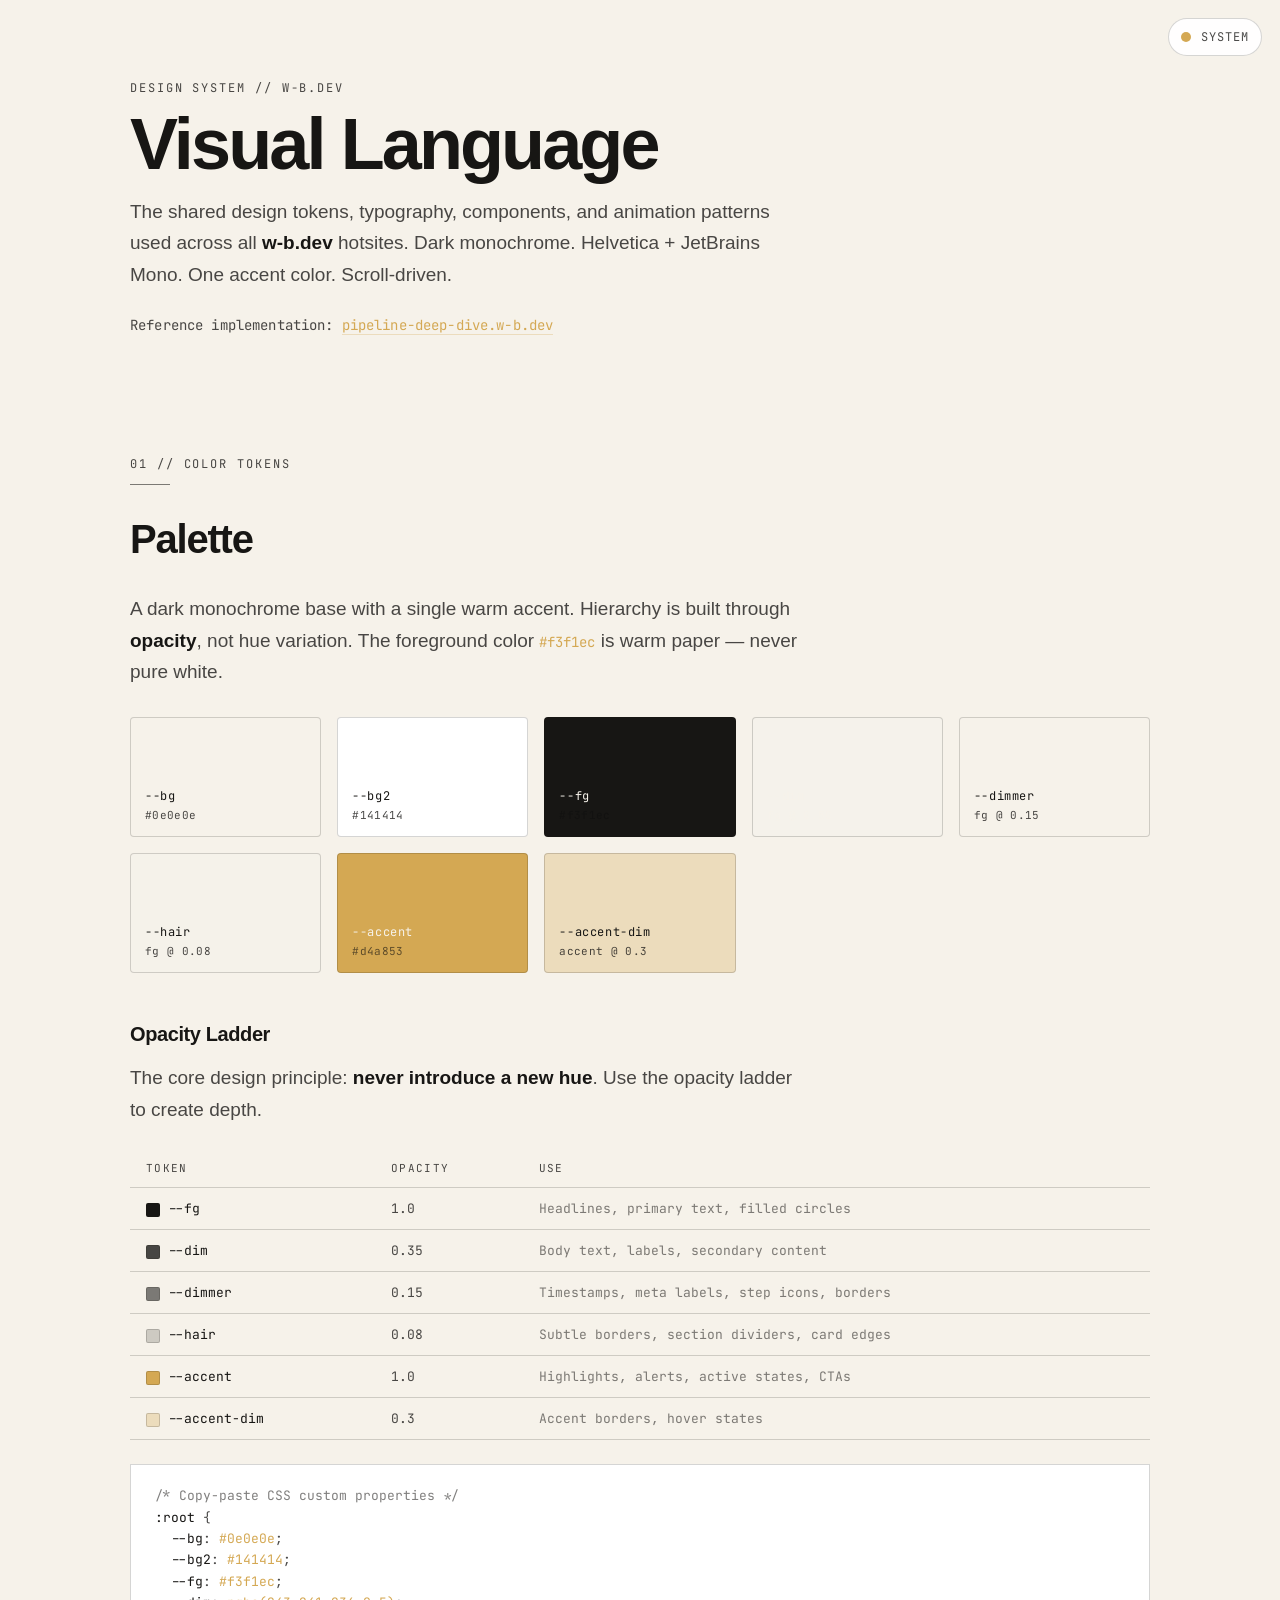
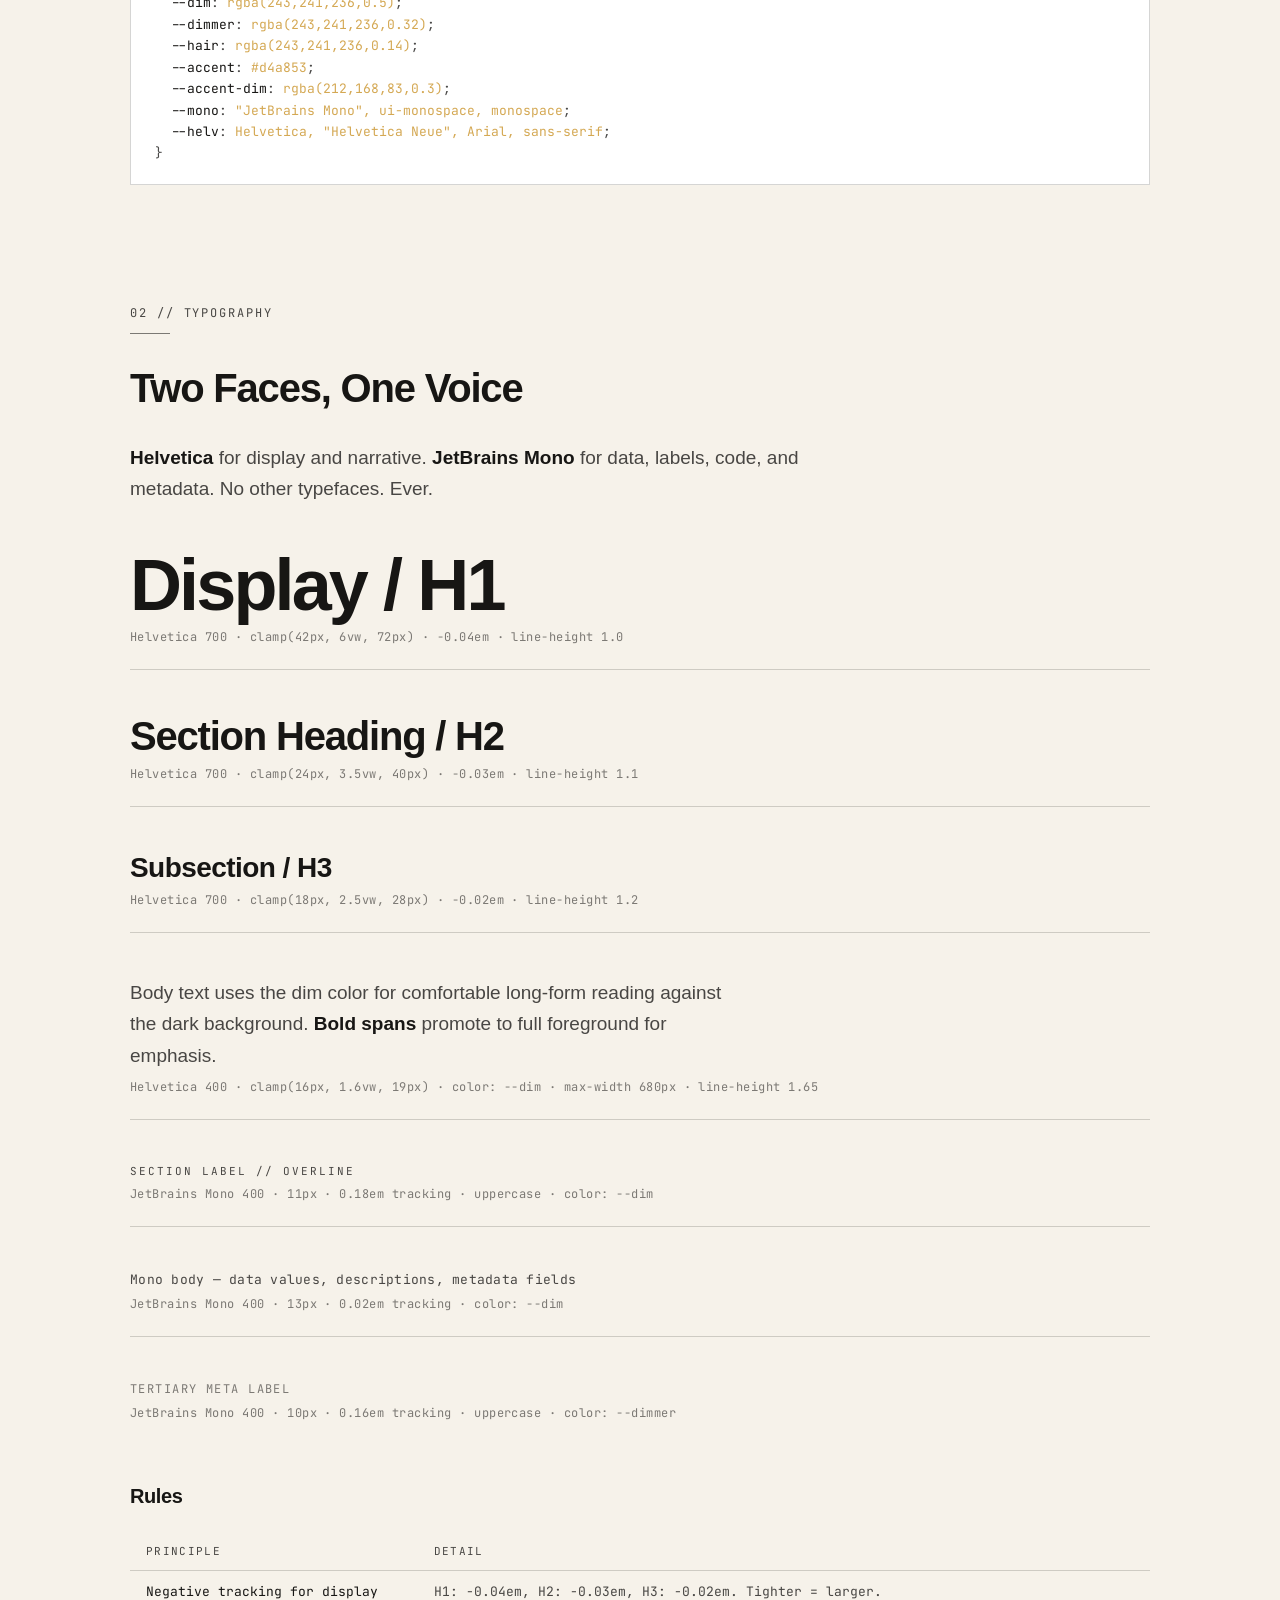
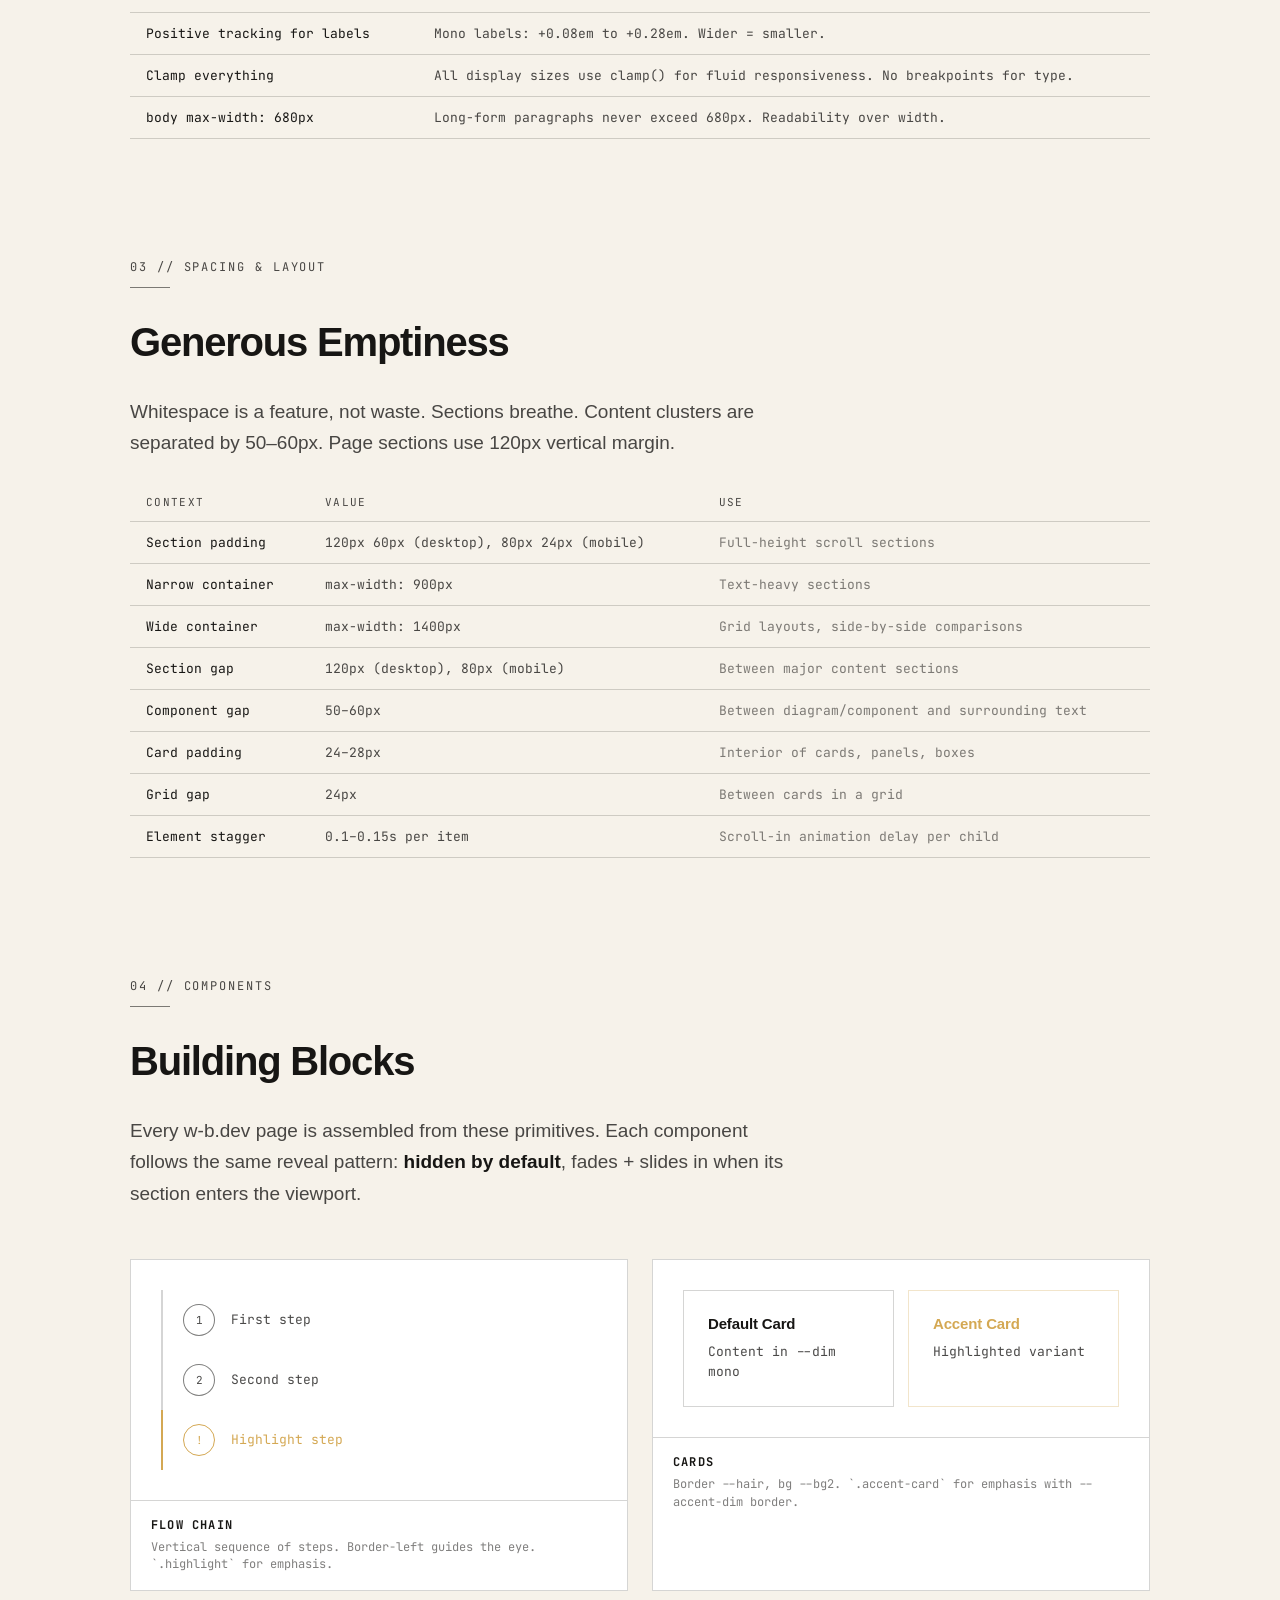
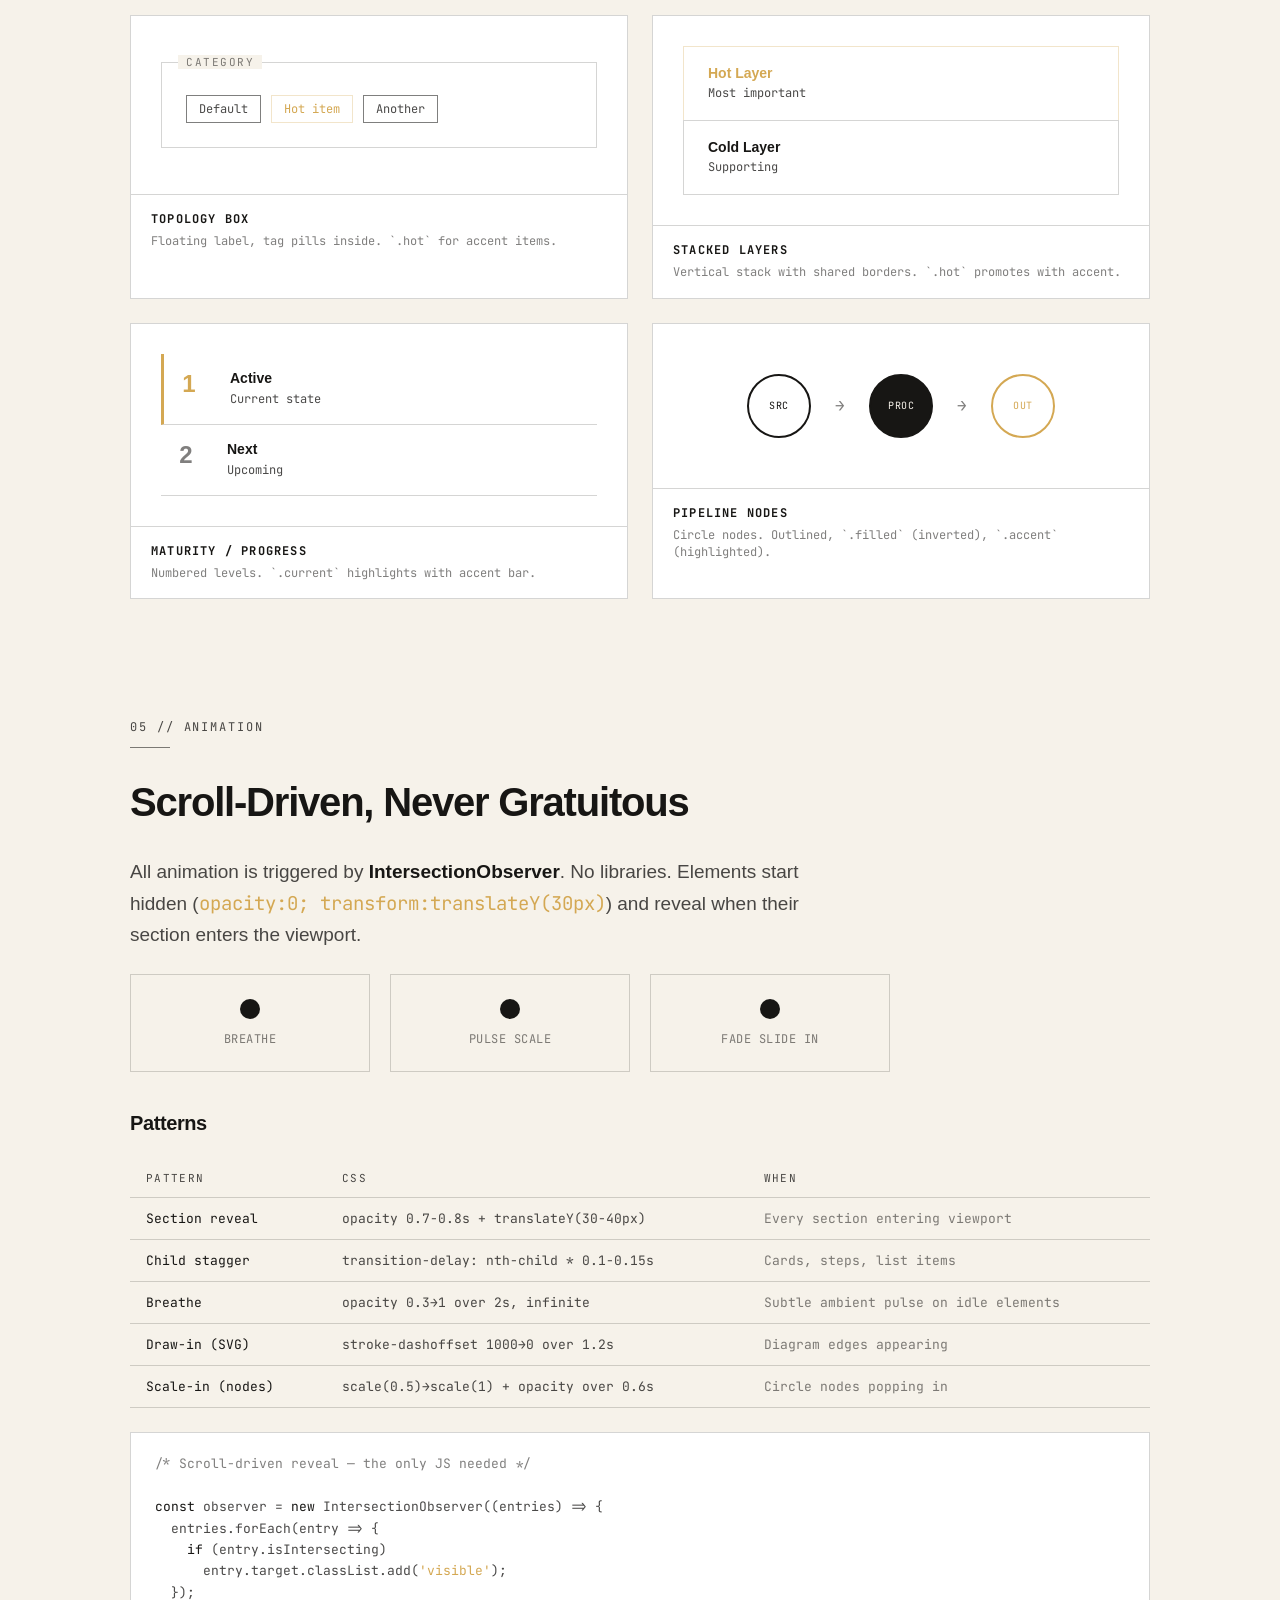
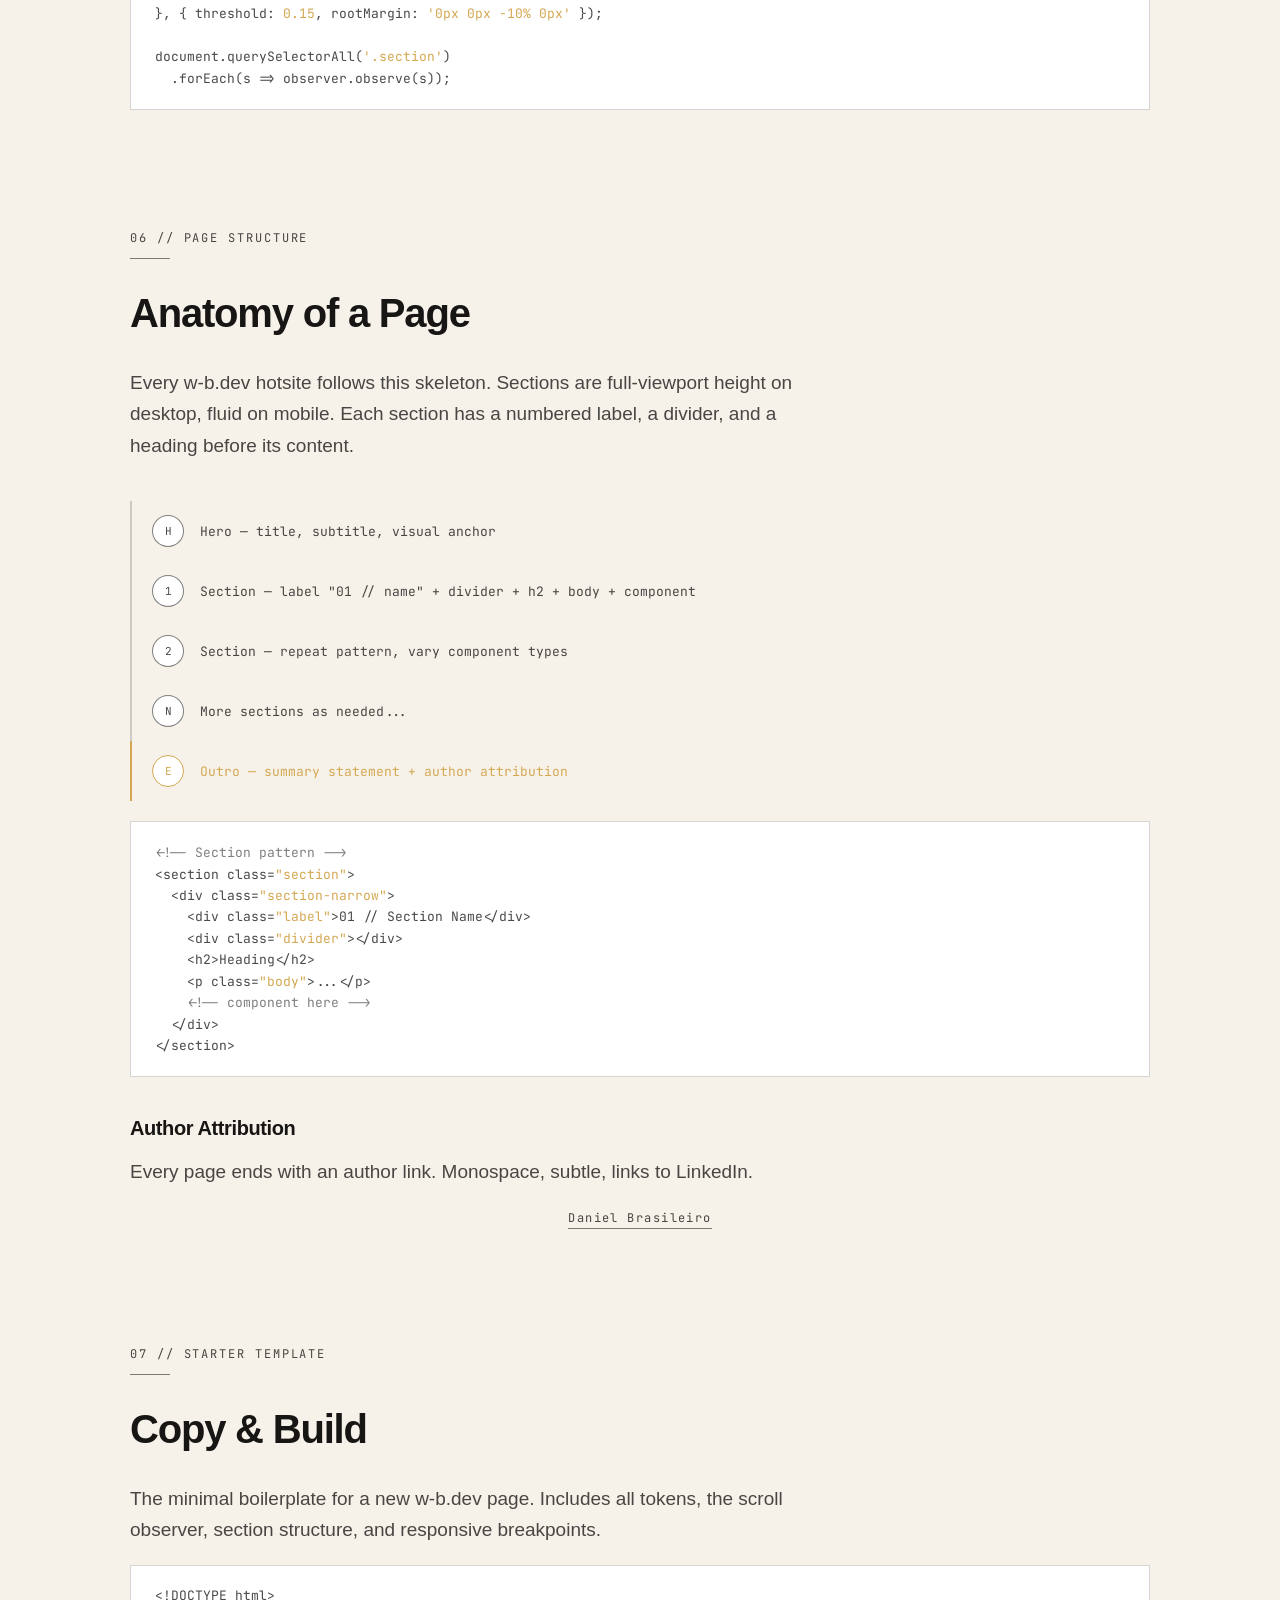
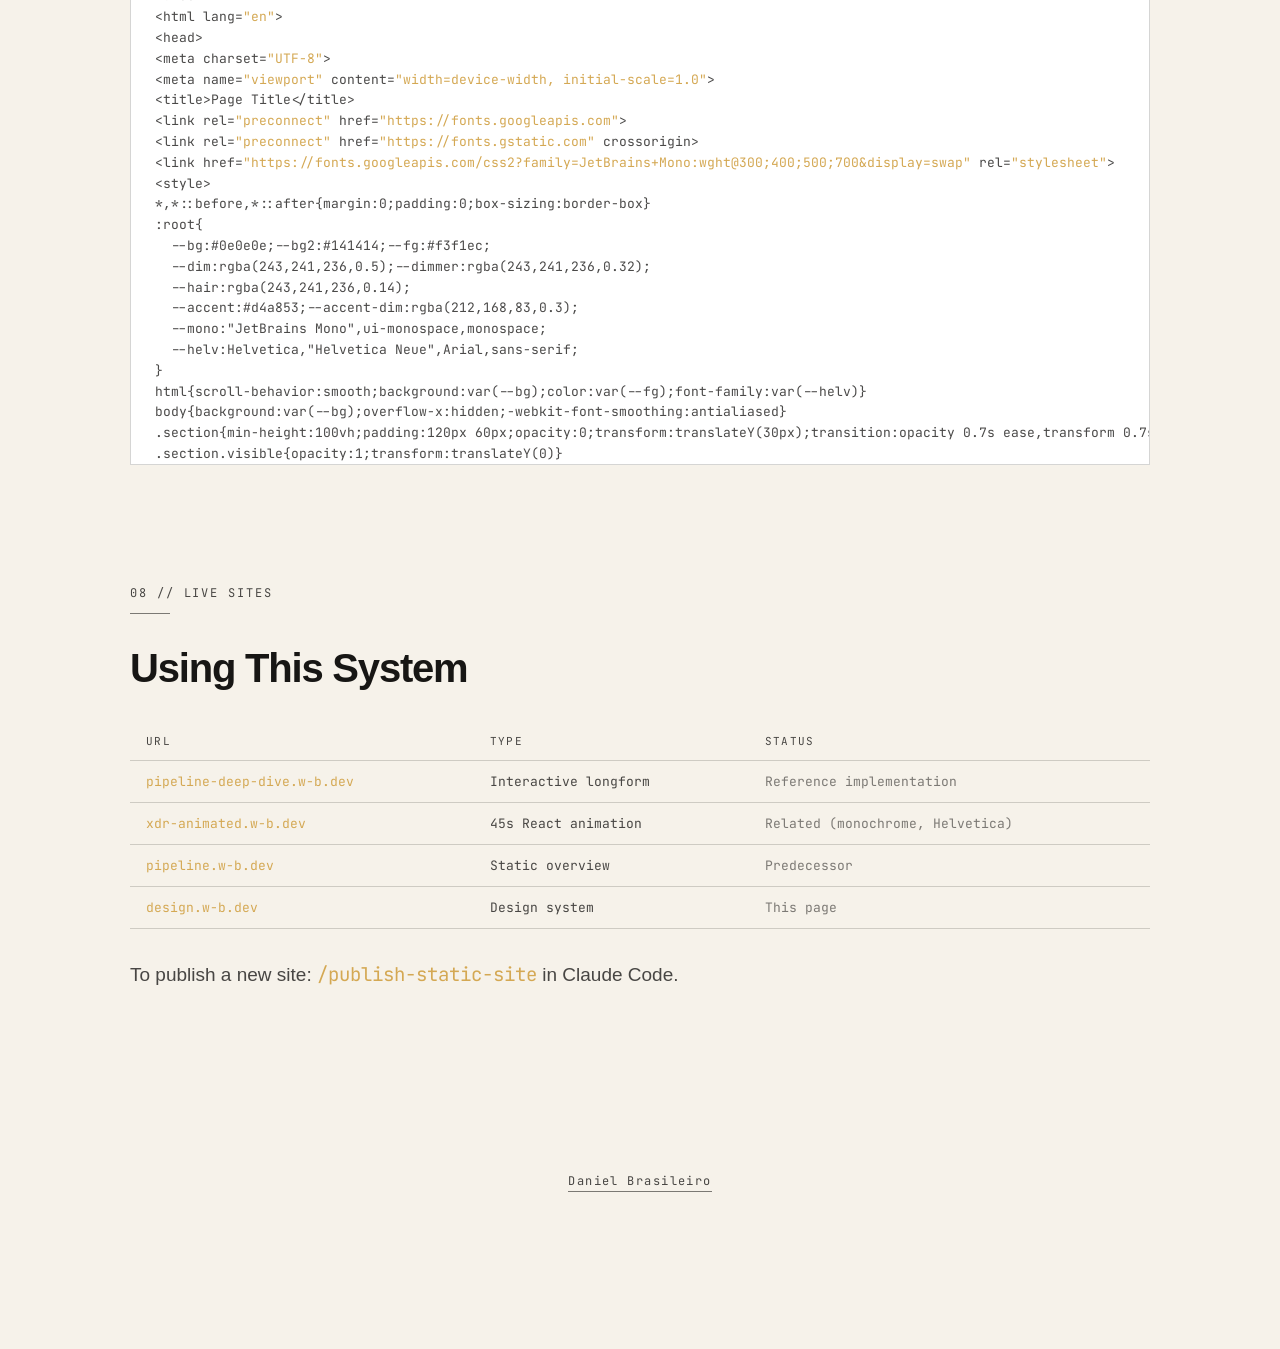
<file: reference/index.html>
<!DOCTYPE html>
<html lang="en">
<head>
<meta charset="UTF-8">
<meta name="viewport" content="width=device-width, initial-scale=1.0">
<title>w-b.dev Design System</title>
<link rel="preconnect" href="https://fonts.googleapis.com">
<link rel="preconnect" href="https://fonts.gstatic.com" crossorigin>
<link href="https://fonts.googleapis.com/css2?family=JetBrains+Mono:wght@300;400;500;700&display=swap" rel="stylesheet">
<style>
*,*::before,*::after{margin:0;padding:0;box-sizing:border-box}
:root{
  --bg:#0e0e0e;
  --bg2:#141414;
  --fg:#f3f1ec;
  /* Note: keep body text >= 4.5:1 contrast on --bg */
  --dim:rgba(243,241,236,0.5);
  --dimmer:rgba(243,241,236,0.32);
  --hair:rgba(243,241,236,0.14);
  --accent:#d4a853;
  --accent-dim:rgba(212,168,83,0.3);
  --mono:"JetBrains Mono",ui-monospace,SFMono-Regular,monospace;
  --helv:Helvetica,"Helvetica Neue",Arial,sans-serif;
}

/* Light theme */
:root[data-theme="light"]{
  --bg:#f6f2ea;
  --bg2:#ffffff;
  --fg:#171614;
  --dim:rgba(23,22,20,0.78);
  --dimmer:rgba(23,22,20,0.55);
  --hair:rgba(23,22,20,0.18);
}
@media (prefers-color-scheme: light){
  :root:not([data-theme]){
    --bg:#f6f2ea;
    --bg2:#ffffff;
    --fg:#171614;
    --dim:rgba(23,22,20,0.78);
    --dimmer:rgba(23,22,20,0.55);
    --hair:rgba(23,22,20,0.18);
  }
}
@media (prefers-contrast: more) and (prefers-color-scheme: light){
  :root:not([data-theme]),
  :root[data-theme="light"]{
    --dim:rgba(23,22,20,0.9);
    --dimmer:rgba(23,22,20,0.72);
    --hair:rgba(23,22,20,0.28);
  }
}
html{scroll-behavior:smooth;background:var(--bg);color:var(--fg);font-family:var(--helv);font-size:16px}
body{background:var(--bg);overflow-x:hidden;-webkit-font-smoothing:antialiased;text-rendering:optimizeLegibility}

/* Theme toggle */
.theme-toggle{
  position:fixed;top:18px;right:18px;z-index:50;
  display:inline-flex;align-items:center;gap:10px;
  padding:10px 12px;border-radius:999px;
  border:1px solid var(--hair);background:color-mix(in srgb, var(--bg2) 92%, transparent);
  color:var(--dim);font-family:var(--mono);font-size:12px;letter-spacing:0.08em;text-transform:uppercase;
  cursor:pointer;user-select:none;transition:color 0.2s,border-color 0.2s,background 0.2s,transform 0.2s;
}
.theme-toggle:hover{color:var(--fg);border-color:var(--dimmer);transform:translateY(-1px)}
.theme-toggle .dot{width:10px;height:10px;border-radius:50%;background:var(--accent)}
.theme-toggle:focus-visible{outline:2px solid var(--accent);outline-offset:3px}

/* Layout */
.page{max-width:1100px;margin:0 auto;padding:80px 40px 120px}
.section{margin-bottom:120px;opacity:0;transform:translateY(30px);transition:opacity 0.7s ease,transform 0.7s ease}
.section.visible{opacity:1;transform:translateY(0)}

/* Type */
h1{font-family:var(--helv);font-weight:700;font-size:clamp(42px,6vw,72px);letter-spacing:-0.04em;line-height:1.0;margin-bottom:16px}
h2{font-family:var(--helv);font-weight:700;font-size:clamp(24px,3.5vw,40px);letter-spacing:-0.03em;line-height:1.1;margin-bottom:32px}
h3{font-family:var(--helv);font-weight:700;font-size:20px;letter-spacing:-0.02em;margin-bottom:16px}
.label{font-family:var(--mono);font-size:12px;letter-spacing:0.16em;text-transform:uppercase;color:var(--dim);margin-bottom:12px}
.body{font-family:var(--helv);font-size:clamp(16px,1.6vw,19px);line-height:1.65;color:var(--dim);max-width:680px}
.body strong{color:var(--fg);font-weight:600}
.mono{font-family:var(--mono);font-size:14px;letter-spacing:0.01em;color:var(--dim);line-height:1.6}

/* Divider */
.divider{width:40px;height:1px;background:var(--dimmer);margin:0 0 32px 0}

/* Swatches */
.swatches{display:grid;grid-template-columns:repeat(auto-fill,minmax(180px,1fr));gap:16px;margin:30px 0}
.swatch{height:120px;border-radius:4px;display:flex;flex-direction:column;justify-content:flex-end;padding:14px;position:relative;border:1px solid var(--hair)}
.swatch-name{font-family:var(--mono);font-size:12px;letter-spacing:0.05em;margin-bottom:4px}
.swatch-val{font-family:var(--mono);font-size:11px;color:var(--dim);letter-spacing:0.03em}

/* Token table */
.token-table{width:100%;border-collapse:collapse;margin:24px 0}
.token-table th,.token-table td{text-align:left;padding:12px 16px;font-family:var(--mono);font-size:13px;border-bottom:1px solid var(--hair)}
.token-table th{color:var(--dim);font-size:11px;letter-spacing:0.12em;text-transform:uppercase;font-weight:400}
.token-table td{color:var(--fg)}
.token-table td:nth-child(2){color:var(--dim)}
.token-table td:nth-child(3){color:var(--dimmer)}
.token-table .demo{display:inline-block;width:14px;height:14px;border-radius:2px;vertical-align:middle;margin-right:8px;border:1px solid var(--hair)}

/* Type specimens */
.specimen{margin:20px 0;padding:24px 0;border-bottom:1px solid var(--hair)}
.specimen-meta{font-family:var(--mono);font-size:12px;color:var(--dimmer);letter-spacing:0.04em;margin-top:8px}

/* Component cards */
.comp-grid{display:grid;grid-template-columns:repeat(auto-fill,minmax(340px,1fr));gap:24px;margin:30px 0}
.comp-card{border:1px solid var(--hair);background:var(--bg2);padding:0;overflow:hidden}
.comp-preview{padding:30px;min-height:140px;display:flex;align-items:center;justify-content:center}
.comp-meta{padding:16px 20px;border-top:1px solid var(--hair)}
.comp-meta h4{font-family:var(--mono);font-size:12px;letter-spacing:0.1em;text-transform:uppercase;margin-bottom:6px}
.comp-meta p{font-family:var(--mono);font-size:12px;color:var(--dimmer);line-height:1.45}

/* Code blocks */
.code-block{background:var(--bg2);border:1px solid var(--hair);padding:20px 24px;margin:20px 0;overflow-x:auto;font-family:var(--mono);font-size:13px;line-height:1.65;color:var(--dim);white-space:pre}
.code-block .comment{color:var(--dimmer)}
.code-block .key{color:var(--fg)}
.code-block .val{color:var(--accent)}

/* Flow chain (component demo) */
.flow-chain{display:flex;flex-direction:column;gap:0}
.flow-step{display:flex;align-items:center;gap:16px;padding:14px 20px;border-left:2px solid var(--hair)}
.flow-step .step-icon{width:32px;height:32px;border-radius:50%;background:var(--bg2);border:1px solid var(--dimmer);display:flex;align-items:center;justify-content:center;font-family:var(--mono);font-size:11px;color:var(--dim);flex-shrink:0}
.flow-step .step-label{font-family:var(--mono);font-size:13px;color:var(--dim)}
.flow-step.highlight{border-left-color:var(--accent)}
.flow-step.highlight .step-icon{border-color:var(--accent);color:var(--accent)}
.flow-step.highlight .step-label{color:var(--accent)}

/* Cards */
.card{padding:24px;border:1px solid var(--hair);background:var(--bg2)}
.card h4{font-family:var(--helv);font-weight:700;font-size:15px;letter-spacing:-0.01em;margin-bottom:10px}
.card p{font-family:var(--mono);font-size:13px;color:var(--dim);line-height:1.55}
.card.accent-card{border-color:var(--accent-dim)}
.card.accent-card h4{color:var(--accent)}

/* Topo box */
.topo-box{border:1px solid var(--hair);padding:24px;position:relative;margin:16px 0}
.topo-box .topo-title{font-family:var(--mono);font-size:11px;letter-spacing:0.14em;text-transform:uppercase;color:var(--dimmer);position:absolute;top:-8px;left:16px;background:var(--bg);padding:0 8px}
.topo-items{display:flex;flex-wrap:wrap;gap:10px;margin-top:8px}
.topo-item{font-family:var(--mono);font-size:12px;padding:5px 12px;border:1px solid var(--dimmer);color:var(--dim)}
.topo-item.hot{border-color:var(--accent-dim);color:var(--accent)}

/* Layers */
.layers{display:flex;flex-direction:column;gap:0;max-width:500px}
.layer{padding:18px 24px;border:1px solid var(--hair);border-bottom:none}
.layer:last-child{border-bottom:1px solid var(--hair)}
.layer-name{font-family:var(--helv);font-weight:700;font-size:14px;margin-bottom:4px}
.layer-desc{font-family:var(--mono);font-size:12px;color:var(--dim);line-height:1.45}
.layer.hot{border-color:var(--accent-dim)}
.layer.hot .layer-name{color:var(--accent)}

/* Maturity bar */
.mat-level{display:flex;align-items:stretch;border-bottom:1px solid var(--hair)}
.mat-num{width:50px;padding:16px 0;text-align:center;font-family:var(--helv);font-weight:700;font-size:24px;color:var(--dimmer);flex-shrink:0}
.mat-content{padding:16px;flex:1}
.mat-content h4{font-family:var(--helv);font-weight:700;font-size:14px;margin-bottom:4px}
.mat-content p{font-family:var(--mono);font-size:12px;color:var(--dim);line-height:1.5}
.mat-level.current .mat-num{color:var(--accent)}
.mat-level.current{border-left:3px solid var(--accent)}

/* Nodes */
.node-row{display:flex;align-items:center;gap:24px;flex-wrap:wrap;margin:20px 0}
.node{width:64px;height:64px;border-radius:50%;border:2px solid var(--fg);display:flex;align-items:center;justify-content:center;font-family:var(--mono);font-size:10px;letter-spacing:0.05em;text-transform:uppercase}
.node.filled{background:var(--fg);color:var(--bg)}
.node.accent{border-color:var(--accent);color:var(--accent)}
.node-arrow{font-family:var(--mono);color:var(--dimmer);font-size:16px}

/* Animation */
.anim-demos{display:grid;grid-template-columns:repeat(auto-fill,minmax(200px,1fr));gap:20px;margin:24px 0}
.anim-demo{border:1px solid var(--hair);padding:24px;text-align:center;display:flex;flex-direction:column;align-items:center;gap:12px}
.anim-demo .dot{width:20px;height:20px;border-radius:50%;background:var(--fg)}
.anim-demo .dot.breathe{animation:breathe 2s ease infinite}
.anim-demo .dot.pulse-scale{animation:pulseScale 1.5s ease infinite}
.anim-demo .dot.fade-in{animation:fadeSlideIn 1.5s ease infinite}
.anim-demo span{font-family:var(--mono);font-size:12px;color:var(--dimmer);letter-spacing:0.04em;text-transform:uppercase}
@keyframes breathe{0%,100%{opacity:0.3}50%{opacity:1}}
@keyframes pulseScale{0%,100%{transform:scale(1)}50%{transform:scale(1.3)}}
@keyframes fadeSlideIn{0%{opacity:0;transform:translateY(10px)}30%{opacity:1;transform:translateY(0)}70%{opacity:1;transform:translateY(0)}100%{opacity:0;transform:translateY(-10px)}}

/* Responsive */
@media(max-width:768px){
  .page{padding:60px 20px 80px}
  .section{margin-bottom:80px}
  .swatches{grid-template-columns:repeat(2,1fr)}
  .comp-grid{grid-template-columns:1fr}
}

/* Copy button */
.copy-btn{font-family:var(--mono);font-size:12px;letter-spacing:0.06em;text-transform:uppercase;color:var(--dimmer);background:none;border:1px solid var(--hair);padding:6px 12px;cursor:pointer;transition:all 0.2s}
.copy-btn:hover{color:var(--fg);border-color:var(--dimmer)}
</style>
</head>
<body>
  <button class="theme-toggle" type="button" id="themeToggle" aria-label="Toggle theme">
    <span class="dot" aria-hidden="true"></span>
    <span id="themeToggleLabel">Theme</span>
  </button>
<div class="page">

<!-- Header -->
<section class="section" id="hero">
  <div class="label">Design System // w-b.dev</div>
  <h1>Visual Language</h1>
  <p class="body" style="margin-top:16px">The shared design tokens, typography, components, and animation patterns used across all <strong>w-b.dev</strong> hotsites. Dark monochrome. Helvetica + JetBrains Mono. One accent color. Scroll-driven.</p>
  <p class="mono" style="margin-top:24px">Reference implementation: <a href="https://pipeline-deep-dive.w-b.dev" style="color:var(--accent);text-decoration:none;border-bottom:1px solid var(--accent-dim)">pipeline-deep-dive.w-b.dev</a></p>
</section>

<!-- ═══ TOKENS ═══ -->
<section class="section" id="tokens">
  <div class="label">01 // Color Tokens</div>
  <div class="divider"></div>
  <h2>Palette</h2>
  <p class="body">A dark monochrome base with a single warm accent. Hierarchy is built through <strong>opacity</strong>, not hue variation. The foreground color <code style="font-family:var(--mono);font-size:14px;color:var(--accent)">#f3f1ec</code> is warm paper — never pure white.</p>

  <div class="swatches">
    <div class="swatch" style="background:var(--bg)"><div class="swatch-name" style="color:var(--fg)">--bg</div><div class="swatch-val">#0e0e0e</div></div>
    <div class="swatch" style="background:var(--bg2)"><div class="swatch-name" style="color:var(--fg)">--bg2</div><div class="swatch-val">#141414</div></div>
    <div class="swatch" style="background:var(--fg)"><div class="swatch-name" style="color:var(--bg)">--fg</div><div class="swatch-val" style="color:rgba(14,14,14,0.5)">#f3f1ec</div></div>
    <div class="swatch" style="background:rgba(243,241,236,0.5)"><div class="swatch-name" style="color:var(--bg)">--dim</div><div class="swatch-val" style="color:var(--bg)">fg @ 0.50</div></div>
    <div class="swatch" style="background:rgba(243,241,236,0.15)"><div class="swatch-name">--dimmer</div><div class="swatch-val">fg @ 0.15</div></div>
    <div class="swatch" style="background:rgba(243,241,236,0.08)"><div class="swatch-name">--hair</div><div class="swatch-val">fg @ 0.08</div></div>
    <div class="swatch" style="background:var(--accent)"><div class="swatch-name" style="color:var(--bg)">--accent</div><div class="swatch-val" style="color:rgba(14,14,14,0.6)">#d4a853</div></div>
    <div class="swatch" style="background:var(--accent-dim)"><div class="swatch-name">--accent-dim</div><div class="swatch-val">accent @ 0.3</div></div>
  </div>

  <h3 style="margin-top:50px">Opacity Ladder</h3>
  <p class="body">The core design principle: <strong>never introduce a new hue</strong>. Use the opacity ladder to create depth.</p>
  <table class="token-table">
    <tr><th>Token</th><th>Opacity</th><th>Use</th></tr>
    <tr><td><span class="demo" style="background:var(--fg)"></span>--fg</td><td>1.0</td><td>Headlines, primary text, filled circles</td></tr>
    <tr><td><span class="demo" style="background:var(--dim)"></span>--dim</td><td>0.35</td><td>Body text, labels, secondary content</td></tr>
    <tr><td><span class="demo" style="background:var(--dimmer)"></span>--dimmer</td><td>0.15</td><td>Timestamps, meta labels, step icons, borders</td></tr>
    <tr><td><span class="demo" style="background:var(--hair)"></span>--hair</td><td>0.08</td><td>Subtle borders, section dividers, card edges</td></tr>
    <tr><td><span class="demo" style="background:var(--accent)"></span>--accent</td><td>1.0</td><td>Highlights, alerts, active states, CTAs</td></tr>
    <tr><td><span class="demo" style="background:var(--accent-dim)"></span>--accent-dim</td><td>0.3</td><td>Accent borders, hover states</td></tr>
  </table>

  <div class="code-block"><span class="comment">/* Copy-paste CSS custom properties */</span>
<span class="key">:root</span> {
  <span class="key">--bg</span>: <span class="val">#0e0e0e</span>;
  <span class="key">--bg2</span>: <span class="val">#141414</span>;
  <span class="key">--fg</span>: <span class="val">#f3f1ec</span>;
  <span class="key">--dim</span>: <span class="val">rgba(243,241,236,0.5)</span>;
  <span class="key">--dimmer</span>: <span class="val">rgba(243,241,236,0.32)</span>;
  <span class="key">--hair</span>: <span class="val">rgba(243,241,236,0.14)</span>;
  <span class="key">--accent</span>: <span class="val">#d4a853</span>;
  <span class="key">--accent-dim</span>: <span class="val">rgba(212,168,83,0.3)</span>;
  <span class="key">--mono</span>: <span class="val">"JetBrains Mono", ui-monospace, monospace</span>;
  <span class="key">--helv</span>: <span class="val">Helvetica, "Helvetica Neue", Arial, sans-serif</span>;
}</div>
</section>

<!-- ═══ TYPOGRAPHY ═══ -->
<section class="section" id="typography">
  <div class="label">02 // Typography</div>
  <div class="divider"></div>
  <h2>Two Faces, One Voice</h2>
  <p class="body"><strong>Helvetica</strong> for display and narrative. <strong>JetBrains Mono</strong> for data, labels, code, and metadata. No other typefaces. Ever.</p>

  <div class="specimen">
    <div style="font-family:var(--helv);font-weight:700;font-size:clamp(42px,6vw,72px);letter-spacing:-0.04em;line-height:1.0">Display / H1</div>
    <div class="specimen-meta">Helvetica 700 &middot; clamp(42px, 6vw, 72px) &middot; -0.04em &middot; line-height 1.0</div>
  </div>
  <div class="specimen">
    <div style="font-family:var(--helv);font-weight:700;font-size:clamp(24px,3.5vw,40px);letter-spacing:-0.03em;line-height:1.1">Section Heading / H2</div>
    <div class="specimen-meta">Helvetica 700 &middot; clamp(24px, 3.5vw, 40px) &middot; -0.03em &middot; line-height 1.1</div>
  </div>
  <div class="specimen">
    <div style="font-family:var(--helv);font-weight:700;font-size:clamp(18px,2.5vw,28px);letter-spacing:-0.02em;line-height:1.2">Subsection / H3</div>
    <div class="specimen-meta">Helvetica 700 &middot; clamp(18px, 2.5vw, 28px) &middot; -0.02em &middot; line-height 1.2</div>
  </div>
  <div class="specimen">
    <div style="font-family:var(--helv);font-size:clamp(16px,1.6vw,19px);line-height:1.65;color:var(--dim);max-width:600px">Body text uses the dim color for comfortable long-form reading against the dark background. <strong style="color:var(--fg)">Bold spans</strong> promote to full foreground for emphasis.</div>
    <div class="specimen-meta">Helvetica 400 &middot; clamp(16px, 1.6vw, 19px) &middot; color: --dim &middot; max-width 680px &middot; line-height 1.65</div>
  </div>
  <div class="specimen">
    <div style="font-family:var(--mono);font-size:11px;letter-spacing:0.18em;text-transform:uppercase;color:var(--dim)">Section Label // Overline</div>
    <div class="specimen-meta">JetBrains Mono 400 &middot; 11px &middot; 0.18em tracking &middot; uppercase &middot; color: --dim</div>
  </div>
  <div class="specimen">
    <div style="font-family:var(--mono);font-size:13px;letter-spacing:0.02em;color:var(--dim)">Mono body &mdash; data values, descriptions, metadata fields</div>
    <div class="specimen-meta">JetBrains Mono 400 &middot; 13px &middot; 0.02em tracking &middot; color: --dim</div>
  </div>
  <div class="specimen" style="border-bottom:none">
    <div style="font-family:var(--mono);font-size:12px;letter-spacing:0.12em;text-transform:uppercase;color:var(--dimmer)">Tertiary Meta Label</div>
    <div class="specimen-meta">JetBrains Mono 400 &middot; 10px &middot; 0.16em tracking &middot; uppercase &middot; color: --dimmer</div>
  </div>

  <h3 style="margin-top:40px">Rules</h3>
  <table class="token-table">
    <tr><th>Principle</th><th>Detail</th></tr>
    <tr><td>Negative tracking for display</td><td>H1: -0.04em, H2: -0.03em, H3: -0.02em. Tighter = larger.</td></tr>
    <tr><td>Positive tracking for labels</td><td>Mono labels: +0.08em to +0.28em. Wider = smaller.</td></tr>
    <tr><td>Clamp everything</td><td>All display sizes use clamp() for fluid responsiveness. No breakpoints for type.</td></tr>
    <tr><td>body max-width: 680px</td><td>Long-form paragraphs never exceed 680px. Readability over width.</td></tr>
  </table>
</section>

<!-- ═══ SPACING ═══ -->
<section class="section" id="spacing">
  <div class="label">03 // Spacing &amp; Layout</div>
  <div class="divider"></div>
  <h2>Generous Emptiness</h2>
  <p class="body">Whitespace is a feature, not waste. Sections breathe. Content clusters are separated by 50&ndash;60px. Page sections use 120px vertical margin.</p>

  <table class="token-table">
    <tr><th>Context</th><th>Value</th><th>Use</th></tr>
    <tr><td>Section padding</td><td>120px 60px (desktop), 80px 24px (mobile)</td><td>Full-height scroll sections</td></tr>
    <tr><td>Narrow container</td><td>max-width: 900px</td><td>Text-heavy sections</td></tr>
    <tr><td>Wide container</td><td>max-width: 1400px</td><td>Grid layouts, side-by-side comparisons</td></tr>
    <tr><td>Section gap</td><td>120px (desktop), 80px (mobile)</td><td>Between major content sections</td></tr>
    <tr><td>Component gap</td><td>50&ndash;60px</td><td>Between diagram/component and surrounding text</td></tr>
    <tr><td>Card padding</td><td>24&ndash;28px</td><td>Interior of cards, panels, boxes</td></tr>
    <tr><td>Grid gap</td><td>24px</td><td>Between cards in a grid</td></tr>
    <tr><td>Element stagger</td><td>0.1&ndash;0.15s per item</td><td>Scroll-in animation delay per child</td></tr>
  </table>
</section>

<!-- ═══ COMPONENTS ═══ -->
<section class="section" id="components">
  <div class="label">04 // Components</div>
  <div class="divider"></div>
  <h2>Building Blocks</h2>
  <p class="body">Every w-b.dev page is assembled from these primitives. Each component follows the same reveal pattern: <strong>hidden by default</strong>, fades + slides in when its section enters the viewport.</p>

  <div class="comp-grid" style="margin-top:50px">
    <!-- Flow Chain -->
    <div class="comp-card">
      <div class="comp-preview">
        <div class="flow-chain" style="width:100%">
          <div class="flow-step"><div class="step-icon">1</div><div class="step-label">First step</div></div>
          <div class="flow-step"><div class="step-icon">2</div><div class="step-label">Second step</div></div>
          <div class="flow-step highlight"><div class="step-icon">!</div><div class="step-label" style="color:var(--accent)">Highlight step</div></div>
        </div>
      </div>
      <div class="comp-meta"><h4>Flow Chain</h4><p>Vertical sequence of steps. Border-left guides the eye. `.highlight` for emphasis.</p></div>
    </div>

    <!-- Card -->
    <div class="comp-card">
      <div class="comp-preview">
        <div style="display:flex;gap:14px;width:100%">
          <div class="card" style="flex:1"><h4>Default Card</h4><p>Content in --dim mono</p></div>
          <div class="card accent-card" style="flex:1"><h4>Accent Card</h4><p>Highlighted variant</p></div>
        </div>
      </div>
      <div class="comp-meta"><h4>Cards</h4><p>Border --hair, bg --bg2. `.accent-card` for emphasis with --accent-dim border.</p></div>
    </div>

    <!-- Topo Box -->
    <div class="comp-card">
      <div class="comp-preview">
        <div class="topo-box" style="width:100%">
          <div class="topo-title">Category</div>
          <div class="topo-items">
            <div class="topo-item">Default</div>
            <div class="topo-item hot">Hot item</div>
            <div class="topo-item">Another</div>
          </div>
        </div>
      </div>
      <div class="comp-meta"><h4>Topology Box</h4><p>Floating label, tag pills inside. `.hot` for accent items.</p></div>
    </div>

    <!-- Layers -->
    <div class="comp-card">
      <div class="comp-preview">
        <div class="layers" style="width:100%">
          <div class="layer hot"><div class="layer-name">Hot Layer</div><div class="layer-desc">Most important</div></div>
          <div class="layer"><div class="layer-name">Cold Layer</div><div class="layer-desc">Supporting</div></div>
        </div>
      </div>
      <div class="comp-meta"><h4>Stacked Layers</h4><p>Vertical stack with shared borders. `.hot` promotes with accent.</p></div>
    </div>

    <!-- Maturity Bar -->
    <div class="comp-card">
      <div class="comp-preview">
        <div style="width:100%">
          <div class="mat-level current"><div class="mat-num">1</div><div class="mat-content"><h4>Active</h4><p>Current state</p></div></div>
          <div class="mat-level"><div class="mat-num">2</div><div class="mat-content"><h4>Next</h4><p>Upcoming</p></div></div>
        </div>
      </div>
      <div class="comp-meta"><h4>Maturity / Progress</h4><p>Numbered levels. `.current` highlights with accent bar.</p></div>
    </div>

    <!-- Nodes -->
    <div class="comp-card">
      <div class="comp-preview">
        <div class="node-row">
          <div class="node">SRC</div>
          <div class="node-arrow">&rarr;</div>
          <div class="node filled">PROC</div>
          <div class="node-arrow">&rarr;</div>
          <div class="node accent">OUT</div>
        </div>
      </div>
      <div class="comp-meta"><h4>Pipeline Nodes</h4><p>Circle nodes. Outlined, `.filled` (inverted), `.accent` (highlighted).</p></div>
    </div>
  </div>
</section>

<!-- ═══ ANIMATION ═══ -->
<section class="section" id="animation">
  <div class="label">05 // Animation</div>
  <div class="divider"></div>
  <h2>Scroll-Driven, Never Gratuitous</h2>
  <p class="body">All animation is triggered by <strong>IntersectionObserver</strong>. No libraries. Elements start hidden (<code style="font-family:var(--mono);color:var(--accent)">opacity:0; transform:translateY(30px)</code>) and reveal when their section enters the viewport.</p>

  <div class="anim-demos">
    <div class="anim-demo"><div class="dot breathe"></div><span>Breathe</span></div>
    <div class="anim-demo"><div class="dot pulse-scale"></div><span>Pulse Scale</span></div>
    <div class="anim-demo"><div class="dot fade-in"></div><span>Fade Slide In</span></div>
  </div>

  <h3 style="margin-top:40px">Patterns</h3>
  <table class="token-table">
    <tr><th>Pattern</th><th>CSS</th><th>When</th></tr>
    <tr><td>Section reveal</td><td>opacity 0.7-0.8s + translateY(30-40px)</td><td>Every section entering viewport</td></tr>
    <tr><td>Child stagger</td><td>transition-delay: nth-child * 0.1-0.15s</td><td>Cards, steps, list items</td></tr>
    <tr><td>Breathe</td><td>opacity 0.3&rarr;1 over 2s, infinite</td><td>Subtle ambient pulse on idle elements</td></tr>
    <tr><td>Draw-in (SVG)</td><td>stroke-dashoffset 1000&rarr;0 over 1.2s</td><td>Diagram edges appearing</td></tr>
    <tr><td>Scale-in (nodes)</td><td>scale(0.5)&rarr;scale(1) + opacity over 0.6s</td><td>Circle nodes popping in</td></tr>
  </table>

  <div class="code-block"><span class="comment">/* Scroll-driven reveal — the only JS needed */</span>

<span class="key">const</span> observer = <span class="key">new</span> IntersectionObserver((entries) => {
  entries.forEach(entry => {
    <span class="key">if</span> (entry.isIntersecting)
      entry.target.classList.add(<span class="val">'visible'</span>);
  });
}, { threshold: <span class="val">0.15</span>, rootMargin: <span class="val">'0px 0px -10% 0px'</span> });

document.querySelectorAll(<span class="val">'.section'</span>)
  .forEach(s => observer.observe(s));</div>
</section>

<!-- ═══ PAGE STRUCTURE ═══ -->
<section class="section" id="structure">
  <div class="label">06 // Page Structure</div>
  <div class="divider"></div>
  <h2>Anatomy of a Page</h2>
  <p class="body">Every w-b.dev hotsite follows this skeleton. Sections are full-viewport height on desktop, fluid on mobile. Each section has a numbered label, a divider, and a heading before its content.</p>

  <div class="flow-chain" style="margin-top:40px">
    <div class="flow-step"><div class="step-icon">H</div><div class="step-label">Hero &mdash; title, subtitle, visual anchor</div></div>
    <div class="flow-step"><div class="step-icon">1</div><div class="step-label">Section &mdash; label "01 // name" + divider + h2 + body + component</div></div>
    <div class="flow-step"><div class="step-icon">2</div><div class="step-label">Section &mdash; repeat pattern, vary component types</div></div>
    <div class="flow-step"><div class="step-icon">N</div><div class="step-label">More sections as needed...</div></div>
    <div class="flow-step highlight"><div class="step-icon">E</div><div class="step-label" style="color:var(--accent)">Outro &mdash; summary statement + author attribution</div></div>
  </div>

  <div class="code-block"><span class="comment">&lt;!-- Section pattern --&gt;</span>
&lt;section class=<span class="val">"section"</span>&gt;
  &lt;div class=<span class="val">"section-narrow"</span>&gt;
    &lt;div class=<span class="val">"label"</span>&gt;01 // Section Name&lt;/div&gt;
    &lt;div class=<span class="val">"divider"</span>&gt;&lt;/div&gt;
    &lt;h2&gt;Heading&lt;/h2&gt;
    &lt;p class=<span class="val">"body"</span>&gt;...&lt;/p&gt;
    <span class="comment">&lt;!-- component here --&gt;</span>
  &lt;/div&gt;
&lt;/section&gt;</div>

  <h3 style="margin-top:40px">Author Attribution</h3>
  <p class="body">Every page ends with an author link. Monospace, subtle, links to LinkedIn.</p>
  <div style="margin-top:20px;text-align:center">
    <a href="https://linkedin.com/in/brasileiro" target="_blank" rel="noopener" style="font-family:var(--mono);font-size:12px;letter-spacing:0.12em;color:var(--dim);text-decoration:none;border-bottom:1px solid var(--dimmer);padding-bottom:2px">Daniel Brasileiro</a>
  </div>
</section>

<!-- ═══ STARTER ═══ -->
<section class="section" id="starter">
  <div class="label">07 // Starter Template</div>
  <div class="divider"></div>
  <h2>Copy &amp; Build</h2>
  <p class="body">The minimal boilerplate for a new w-b.dev page. Includes all tokens, the scroll observer, section structure, and responsive breakpoints.</p>

  <div class="code-block" style="font-size:13px;line-height:1.6;max-height:500px;overflow-y:auto">&lt;!DOCTYPE html&gt;
&lt;html lang=<span class="val">"en"</span>&gt;
&lt;head&gt;
&lt;meta charset=<span class="val">"UTF-8"</span>&gt;
&lt;meta name=<span class="val">"viewport"</span> content=<span class="val">"width=device-width, initial-scale=1.0"</span>&gt;
&lt;title&gt;Page Title&lt;/title&gt;
&lt;link rel=<span class="val">"preconnect"</span> href=<span class="val">"https://fonts.googleapis.com"</span>&gt;
&lt;link rel=<span class="val">"preconnect"</span> href=<span class="val">"https://fonts.gstatic.com"</span> crossorigin&gt;
&lt;link href=<span class="val">"https://fonts.googleapis.com/css2?family=JetBrains+Mono:wght@300;400;500;700&amp;display=swap"</span> rel=<span class="val">"stylesheet"</span>&gt;
&lt;style&gt;
*,*::before,*::after{margin:0;padding:0;box-sizing:border-box}
:root{
  --bg:#0e0e0e;--bg2:#141414;--fg:#f3f1ec;
  --dim:rgba(243,241,236,0.5);--dimmer:rgba(243,241,236,0.32);
  --hair:rgba(243,241,236,0.14);
  --accent:#d4a853;--accent-dim:rgba(212,168,83,0.3);
  --mono:"JetBrains Mono",ui-monospace,monospace;
  --helv:Helvetica,"Helvetica Neue",Arial,sans-serif;
}
html{scroll-behavior:smooth;background:var(--bg);color:var(--fg);font-family:var(--helv)}
body{background:var(--bg);overflow-x:hidden;-webkit-font-smoothing:antialiased}
.section{min-height:100vh;padding:120px 60px;opacity:0;transform:translateY(30px);transition:opacity 0.7s ease,transform 0.7s ease}
.section.visible{opacity:1;transform:translateY(0)}
.section-narrow{max-width:900px;margin:0 auto}
h1{font-weight:700;font-size:clamp(42px,6vw,72px);letter-spacing:-0.04em;line-height:1.0}
h2{font-weight:700;font-size:clamp(24px,3.5vw,40px);letter-spacing:-0.03em;line-height:1.1;margin-bottom:32px}
.label{font-family:var(--mono);font-size:12px;letter-spacing:0.16em;text-transform:uppercase;color:var(--dim)}
.divider{width:40px;height:1px;background:var(--dimmer);margin:0 0 32px}
.body{font-size:clamp(16px,1.6vw,19px);line-height:1.65;color:var(--dim);max-width:680px}
.body strong{color:var(--fg);font-weight:600}
.mono{font-family:var(--mono);font-size:13px;color:var(--dim)}
@media(max-width:768px){.section{padding:80px 24px}}
&lt;/style&gt;
&lt;/head&gt;
&lt;body&gt;

&lt;section class=<span class="val">"section"</span> style=<span class="val">"display:flex;flex-direction:column;justify-content:center;align-items:center;text-align:center;opacity:1;transform:none"</span>&gt;
  &lt;div class=<span class="val">"label"</span>&gt;Topic // Date&lt;/div&gt;
  &lt;h1 style=<span class="val">"margin:16px 0"</span>&gt;Page Title&lt;/h1&gt;
  &lt;p class=<span class="val">"mono"</span>&gt;subtitle here&lt;/p&gt;
&lt;/section&gt;

&lt;section class=<span class="val">"section"</span>&gt;
  &lt;div class=<span class="val">"section-narrow"</span>&gt;
    &lt;div class=<span class="val">"label"</span>&gt;01 // Section Name&lt;/div&gt;
    &lt;div class=<span class="val">"divider"</span>&gt;&lt;/div&gt;
    &lt;h2&gt;Heading Here&lt;/h2&gt;
    &lt;p class=<span class="val">"body"</span>&gt;Your content.&lt;/p&gt;
  &lt;/div&gt;
&lt;/section&gt;

&lt;section class=<span class="val">"section"</span> style=<span class="val">"display:flex;flex-direction:column;justify-content:center;align-items:center;text-align:center;min-height:60vh"</span>&gt;
  &lt;h2&gt;Closing Statement&lt;/h2&gt;
  &lt;a href=<span class="val">"https://linkedin.com/in/brasileiro"</span> target=<span class="val">"_blank"</span> style=<span class="val">"margin-top:40px;font-family:var(--mono);font-size:12px;letter-spacing:0.12em;color:var(--dim);text-decoration:none;border-bottom:1px solid var(--dimmer)"</span>&gt;Daniel Brasileiro&lt;/a&gt;
&lt;/section&gt;

&lt;script&gt;
const o = new IntersectionObserver(e =&gt; e.forEach(x =&gt; {
  if (x.isIntersecting) x.target.classList.add('visible');
}), { threshold: 0.15, rootMargin: '0px 0px -10% 0px' });
document.querySelectorAll('.section').forEach(s =&gt; o.observe(s));
&lt;/script&gt;
&lt;/body&gt;
&lt;/html&gt;</div>
</section>

<!-- ═══ SITES ═══ -->
<section class="section" id="sites">
  <div class="label">08 // Live Sites</div>
  <div class="divider"></div>
  <h2>Using This System</h2>
  <table class="token-table">
    <tr><th>URL</th><th>Type</th><th>Status</th></tr>
    <tr><td><a href="https://pipeline-deep-dive.w-b.dev" style="color:var(--accent);text-decoration:none">pipeline-deep-dive.w-b.dev</a></td><td>Interactive longform</td><td>Reference implementation</td></tr>
    <tr><td><a href="https://xdr-animated.w-b.dev" style="color:var(--accent);text-decoration:none">xdr-animated.w-b.dev</a></td><td>45s React animation</td><td>Related (monochrome, Helvetica)</td></tr>
    <tr><td><a href="https://pipeline.w-b.dev" style="color:var(--accent);text-decoration:none">pipeline.w-b.dev</a></td><td>Static overview</td><td>Predecessor</td></tr>
    <tr><td><a href="https://design.w-b.dev" style="color:var(--accent);text-decoration:none">design.w-b.dev</a></td><td>Design system</td><td>This page</td></tr>
  </table>
  <p class="body" style="margin-top:30px">To publish a new site: <code style="font-family:var(--mono);color:var(--accent)">/publish-static-site</code> in Claude Code.</p>
</section>

<!-- Footer -->
<div style="text-align:center;padding:60px 0 40px">
  <a href="https://linkedin.com/in/brasileiro" target="_blank" rel="noopener" style="font-family:var(--mono);font-size:12px;letter-spacing:0.12em;color:var(--dim);text-decoration:none;border-bottom:1px solid var(--dimmer);padding-bottom:2px;transition:color 0.2s,border-color 0.2s" onmouseover="this.style.color='var(--fg)';this.style.borderColor='var(--fg)'" onmouseout="this.style.color='var(--dim)';this.style.borderColor='var(--dimmer)'">Daniel Brasileiro</a>
</div>

</div>

<script>
const THEME_KEY = 'w-b:theme';
function applyTheme(next){
  if (!next || next === 'system') document.documentElement.removeAttribute('data-theme');
  else document.documentElement.setAttribute('data-theme', next);
  try{ localStorage.setItem(THEME_KEY, next || 'system'); }catch{}
  const label = document.getElementById('themeToggleLabel');
  if (label){
    const current = document.documentElement.getAttribute('data-theme') || 'system';
    label.textContent = current === 'light' ? 'Light' : (current === 'dark' ? 'Dark' : 'System');
  }
}
function cycleTheme(){
  const current = document.documentElement.getAttribute('data-theme') || 'system';
  const next = current === 'system' ? 'light' : (current === 'light' ? 'dark' : 'system');
  applyTheme(next);
}
try{
  const saved = localStorage.getItem(THEME_KEY);
  if (saved && saved !== 'system') document.documentElement.setAttribute('data-theme', saved);
}catch{}
applyTheme(document.documentElement.getAttribute('data-theme') || 'system');
const themeToggle = document.getElementById('themeToggle');
if (themeToggle) themeToggle.addEventListener('click', cycleTheme);

const observer = new IntersectionObserver((entries) => {
  entries.forEach(entry => {
    if (entry.isIntersecting) entry.target.classList.add('visible');
  });
}, { threshold: 0.12, rootMargin: '0px 0px -8% 0px' });
document.querySelectorAll('.section').forEach(s => observer.observe(s));
</script>
</body>
</html>
</file>
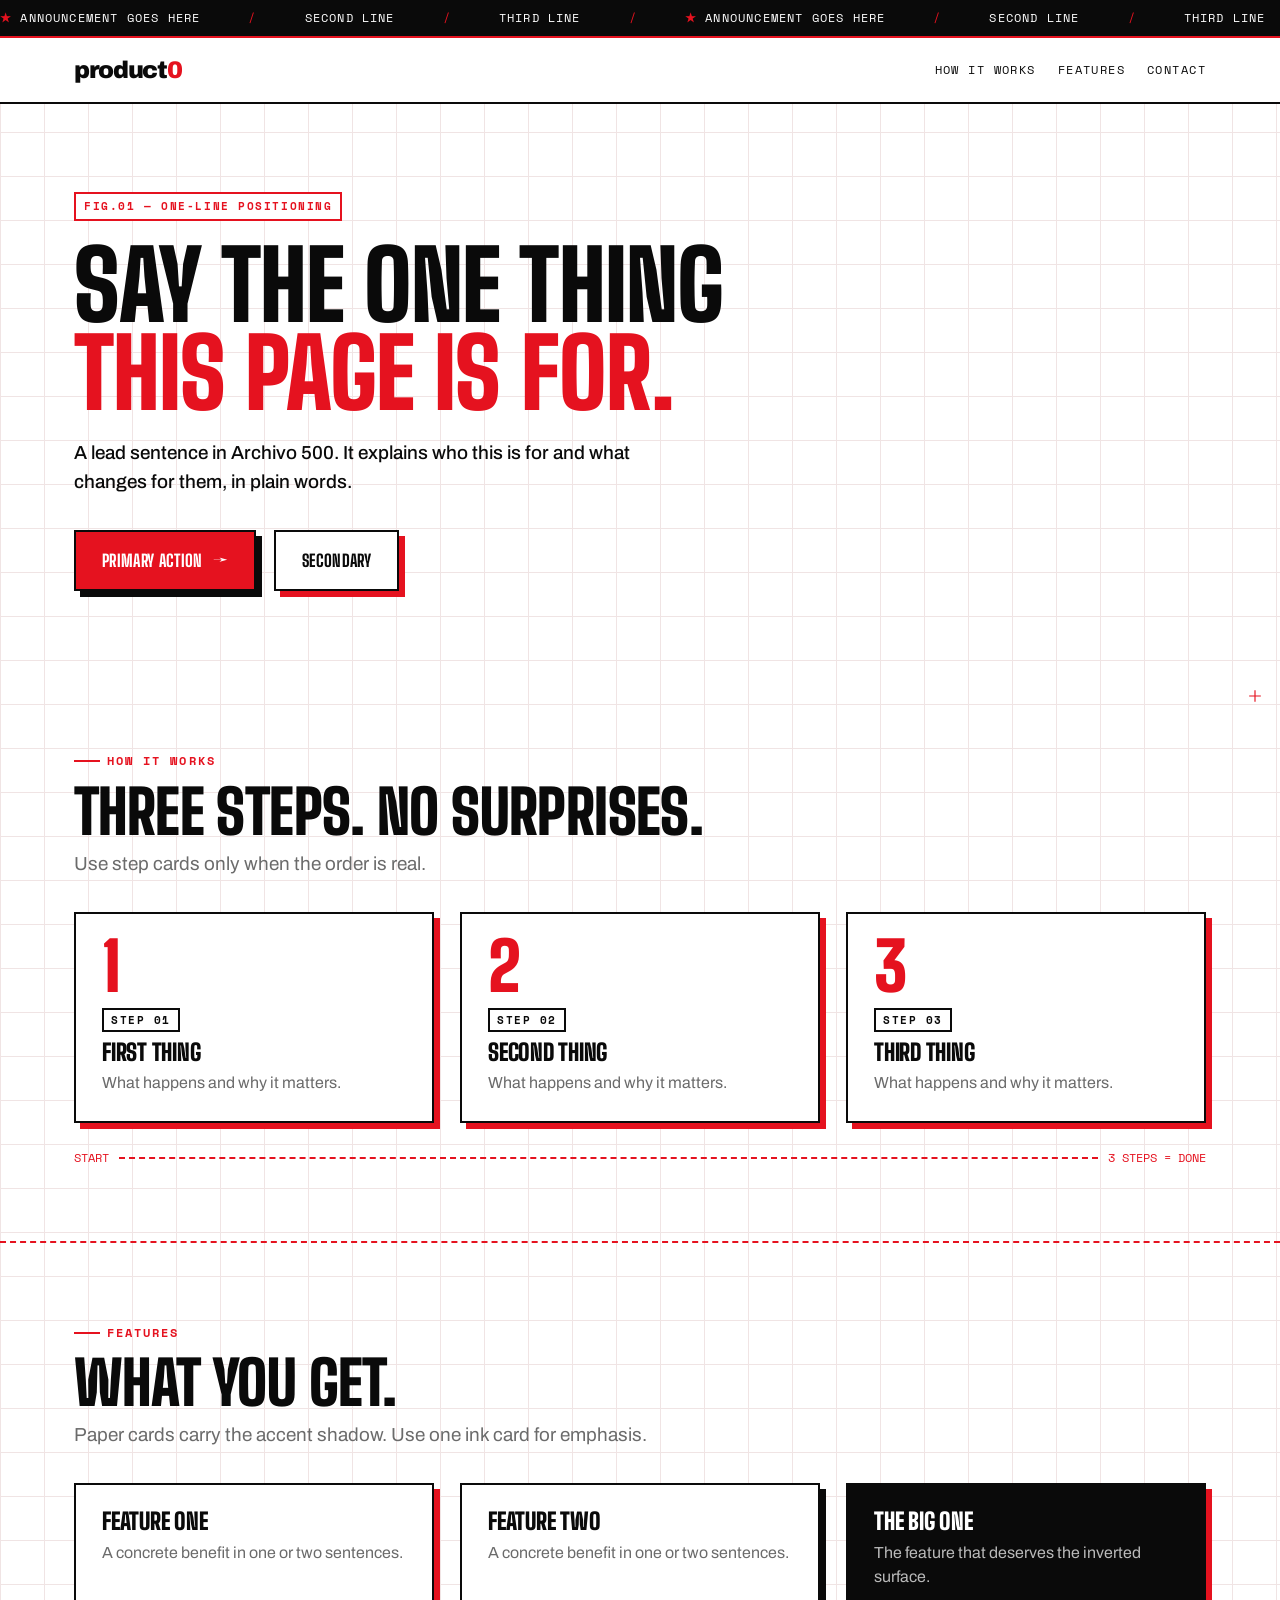
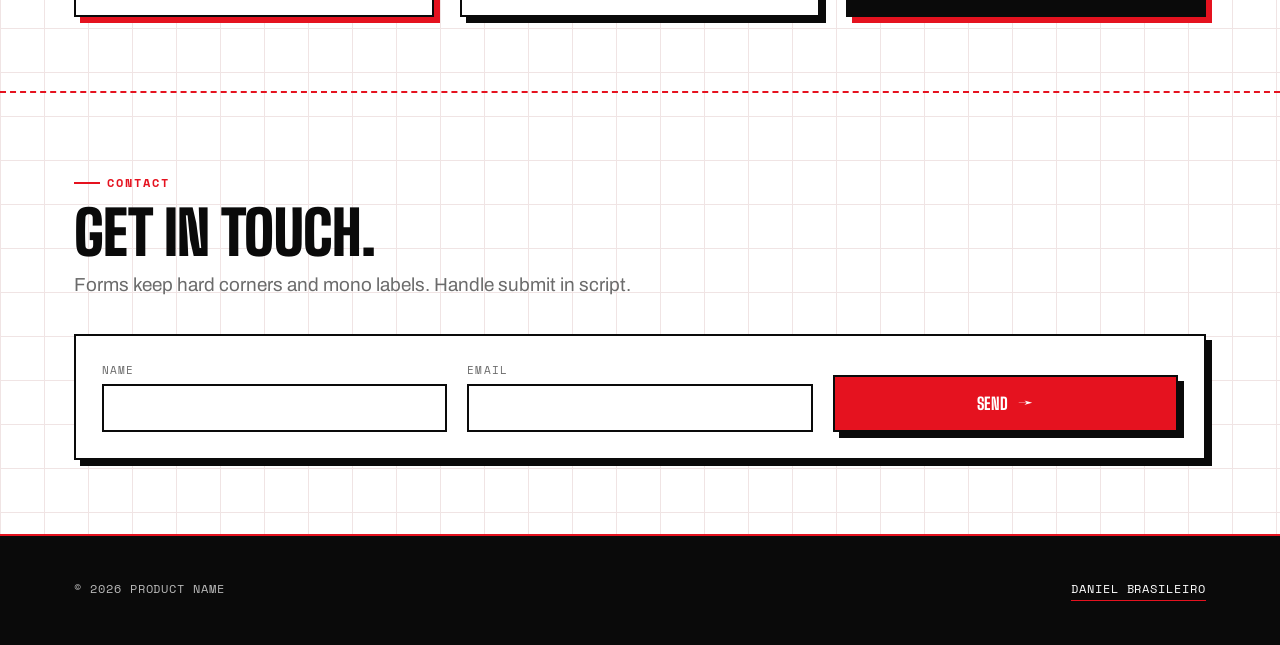
<file: starter/index.html>
<!doctype html>
<html lang="en">
<head>
  <meta charset="UTF-8" />
  <meta name="viewport" content="width=device-width, initial-scale=1.0" />
  <meta name="color-scheme" content="light only" />
  <title>Page Title</title>
  <!-- Blueprint starter (w-b.dev design system v2).
       Copy this file, then:
       1. Keep tokens.css and pick ONE theme (or override the four --t-accent-* vars).
       2. Replace the copy. Delete the components you don't need.
       If you host the page elsewhere, point the two links at https://design.w-b.dev/... -->
  <link rel="preconnect" href="https://fonts.googleapis.com" />
  <link rel="preconnect" href="https://fonts.gstatic.com" crossorigin />
  <link rel="stylesheet" href="https://fonts.googleapis.com/css2?family=Big+Shoulders+Display:wght@700;800;900&family=Space+Mono:wght@400;700&family=Archivo:wght@400;500;600;700;800;900&display=swap" />
  <link rel="stylesheet" href="../tokens.css" />
  <link rel="stylesheet" href="../themes/tatame0.css" />
  <style>
    *{box-sizing:border-box;margin:0;padding:0}
    body{background:var(--t-paper);color:var(--t-ink);font-family:var(--t-font-body);line-height:var(--t-leading-body);
      background-image:var(--t-bg-grid);background-size:var(--t-grid-size) var(--t-grid-size)}
    .wrap{max-width:var(--t-maxw);margin:0 auto;padding:0 var(--t-gutter)}
    h1,h2,h3{font-family:var(--t-font-display);font-weight:var(--t-weight-black);line-height:var(--t-leading-display);
      letter-spacing:var(--t-tracking-display);text-transform:uppercase;text-wrap:balance}
    a{color:inherit}
    :focus-visible{outline:var(--t-line) solid var(--t-accent);outline-offset:3px}

    /* ticker */
    .ticker{background:var(--t-ink);color:#fff;font-family:var(--t-font-mono);font-size:.74rem;letter-spacing:.1em;
      text-transform:uppercase;overflow:hidden;border-bottom:var(--t-line) solid var(--t-accent)}
    .ticker .track{display:flex;gap:3rem;white-space:nowrap;padding:9px 0;width:max-content;animation:marquee var(--t-marquee) linear infinite}
    .ticker b,.ticker .dot{color:var(--t-accent)}
    @keyframes marquee{to{transform:translateX(-50%)}}

    /* nav */
    .nav{background:var(--t-paper);border-bottom:var(--t-border)}
    .nav .wrap{display:flex;align-items:center;justify-content:space-between;gap:16px;padding-block:14px}
    .logo{font-family:var(--t-font-wordmark);font-weight:900;font-size:1.5rem;letter-spacing:-.055em;text-transform:lowercase;text-decoration:none}
    .logo span{color:var(--t-accent)}
    .nav ul{display:flex;gap:22px;list-style:none;font-family:var(--t-font-mono);font-size:.74rem;letter-spacing:.12em;text-transform:uppercase}
    .nav ul a{text-decoration:none}
    .nav ul a:hover{color:var(--t-accent)}
    @media(max-width:640px){.nav ul{display:none}}

    /* kicker + section */
    .lbl{font-family:var(--t-font-mono);font-size:var(--t-text-label);font-weight:700;letter-spacing:.18em;text-transform:uppercase;
      color:var(--t-accent);display:inline-flex;align-items:center;gap:.6em;margin-bottom:14px}
    .lbl::before{content:"";width:26px;border-top:var(--t-line) solid var(--t-accent)}
    section{padding:var(--t-section-y) 0;border-bottom:var(--t-divider);position:relative}
    section h2{font-size:var(--t-text-h2);margin-bottom:10px}
    .sub{color:var(--t-muted);max-width:60ch;margin-bottom:34px;font-size:var(--t-text-lead)}
    .cross{position:absolute;top:18px;right:18px;width:14px;height:14px;color:var(--t-accent)}

    /* hero */
    .hero{padding:88px 0 80px}
    .hero h1{font-size:var(--t-text-hero);max-width:14ch}
    .hero h1 em{font-style:normal;color:var(--t-accent)}
    .hero p{font-size:var(--t-text-lead);font-weight:500;max-width:52ch;margin:22px 0 34px}
    .fig{display:inline-block;font-family:var(--t-font-mono);font-size:.7rem;font-weight:700;letter-spacing:.14em;text-transform:uppercase;
      color:var(--t-accent);border:var(--t-line) solid var(--t-accent);background:#fff;padding:4px 8px;margin-bottom:20px}

    /* buttons */
    .row{display:flex;gap:18px;flex-wrap:wrap;align-items:center}
    .btn{font-family:var(--t-font-display);font-weight:var(--t-weight-display);text-transform:uppercase;letter-spacing:.02em;font-size:1.05rem;
      display:inline-flex;align-items:center;gap:.6em;background:var(--t-accent);color:#fff;padding:16px 26px;border:var(--t-border);
      box-shadow:var(--t-shadow-ink);text-decoration:none;cursor:pointer;
      transition:transform var(--t-dur-fast) ease,box-shadow var(--t-dur-fast) ease}
    .btn:hover{transform:translate(-2px,-2px);box-shadow:var(--t-shadow-hover)}
    .btn:active{transform:translate(3px,3px);box-shadow:var(--t-shadow-active)}
    .btn.ghost{background:#fff;color:var(--t-ink);box-shadow:var(--t-shadow)}
    .btn.ghost:hover{box-shadow:var(--t-shadow-hover-red)}
    .btn .arrow{transition:transform .15s ease}
    .btn:hover .arrow{transform:translateX(4px)}

    /* cards */
    .cards{display:grid;grid-template-columns:repeat(auto-fit,minmax(250px,1fr));gap:26px}
    .card{background:#fff;border:var(--t-border);padding:26px;box-shadow:var(--t-shadow);min-width:0}
    .card h3{font-size:var(--t-text-h3);margin-bottom:8px}
    .card p{color:var(--t-muted)}
    .card.ink{background:var(--t-ink);color:#fff}
    .card.ink p{color:var(--t-on-ink-dim)}
    .step .n{font-family:var(--t-font-display);font-weight:900;font-size:4.2rem;line-height:.8;color:var(--t-accent)}
    .step .badge{display:inline-block;font-family:var(--t-font-mono);font-size:.68rem;font-weight:700;letter-spacing:.14em;
      text-transform:uppercase;border:var(--t-line) solid var(--t-ink);padding:2px 7px;margin:14px 0 10px}

    /* dimension line */
    .dim{display:flex;align-items:center;font-family:var(--t-font-mono);font-size:.72rem;color:var(--t-accent);margin-top:26px;gap:10px}
    .dim .bar{flex:1;border-top:var(--t-line) dashed var(--t-accent)}

    /* form */
    .form{display:grid;grid-template-columns:repeat(auto-fit,minmax(240px,1fr));gap:20px;border:var(--t-border);padding:26px;background:#fff;box-shadow:var(--t-shadow-ink)}
    .field-lbl{display:block;font-family:var(--t-font-mono);font-size:.7rem;text-transform:uppercase;letter-spacing:.1em;color:var(--t-muted);margin-bottom:6px}
    .input{width:100%;padding:10px 14px;background:#fff;border:var(--t-border);border-radius:0;font:inherit;color:var(--t-ink);outline:none}
    .input:focus{border-color:var(--t-accent)}
    .form .btn{align-self:end;justify-content:center}

    /* footer */
    footer{background:var(--t-ink);color:var(--t-on-ink-dim);border-top:var(--t-line) solid var(--t-accent);padding:44px 0;
      font-family:var(--t-font-mono);font-size:.74rem;letter-spacing:.08em;text-transform:uppercase}
    footer .wrap{display:flex;gap:18px 30px;flex-wrap:wrap;justify-content:space-between}
    footer a{color:#fff;text-decoration:none;border-bottom:1.5px solid var(--t-accent);padding-bottom:2px}

    /* motion: content is visible by default; JS only adds the rise when it runs */
    .js .rise{opacity:0;transform:translateY(24px);transition:opacity var(--t-dur-rise) var(--t-ease-rise),transform var(--t-dur-rise) var(--t-ease-rise)}
    .js .rise.in{opacity:1;transform:none}
    @media(prefers-reduced-motion:reduce){.ticker .track{animation:none} .js .rise{opacity:1;transform:none}}
  </style>
</head>
<body>

<div class="ticker" aria-hidden="true"><div class="track">
  <span><b>★</b> Announcement goes here</span><span class="dot">/</span><span>Second line</span><span class="dot">/</span><span>Third line</span><span class="dot">/</span>
  <span><b>★</b> Announcement goes here</span><span class="dot">/</span><span>Second line</span><span class="dot">/</span><span>Third line</span><span class="dot">/</span>
</div></div>

<nav class="nav">
  <div class="wrap">
    <a class="logo" href="#">product<span>0</span></a>
    <ul>
      <li><a href="#how">How it works</a></li>
      <li><a href="#features">Features</a></li>
      <li><a href="#contact">Contact</a></li>
    </ul>
  </div>
</nav>

<header class="hero">
  <div class="wrap">
    <span class="fig">FIG.01 — One-line positioning</span>
    <h1>Say the one thing <em>this page is for.</em></h1>
    <p>A lead sentence in Archivo 500. It explains who this is for and what changes for them, in plain words.</p>
    <div class="row">
      <a class="btn" href="#contact">Primary action <span class="arrow">→</span></a>
      <a class="btn ghost" href="#how">Secondary</a>
    </div>
  </div>
</header>

<section id="how">
  <svg class="cross" viewBox="0 0 24 24" aria-hidden="true"><path d="M12 2v20M2 12h20" stroke="currentColor" stroke-width="2"/></svg>
  <div class="wrap">
    <span class="lbl">How it works</span>
    <h2>Three steps. No surprises.</h2>
    <p class="sub">Use step cards only when the order is real.</p>
    <div class="cards">
      <div class="card step rise"><div class="n">1</div><span class="badge">Step 01</span><h3>First thing</h3><p>What happens and why it matters.</p></div>
      <div class="card step rise"><div class="n">2</div><span class="badge">Step 02</span><h3>Second thing</h3><p>What happens and why it matters.</p></div>
      <div class="card step rise"><div class="n">3</div><span class="badge">Step 03</span><h3>Third thing</h3><p>What happens and why it matters.</p></div>
    </div>
    <div class="dim" aria-hidden="true"><span>START</span><div class="bar"></div><span>3 STEPS = DONE</span></div>
  </div>
</section>

<section id="features">
  <div class="wrap">
    <span class="lbl">Features</span>
    <h2>What you get.</h2>
    <p class="sub">Paper cards carry the accent shadow. Use one ink card for emphasis.</p>
    <div class="cards">
      <div class="card rise"><h3>Feature one</h3><p>A concrete benefit in one or two sentences.</p></div>
      <div class="card rise" style="box-shadow:var(--t-shadow-ink)"><h3>Feature two</h3><p>A concrete benefit in one or two sentences.</p></div>
      <div class="card ink rise"><h3>The big one</h3><p>The feature that deserves the inverted surface.</p></div>
    </div>
  </div>
</section>

<section id="contact" style="border-bottom:none">
  <div class="wrap">
    <span class="lbl">Contact</span>
    <h2>Get in touch.</h2>
    <p class="sub">Forms keep hard corners and mono labels. Handle submit in script.</p>
    <form class="form" id="contact-form">
      <div><label class="field-lbl" for="f-name">Name</label><input class="input" id="f-name" name="name" required /></div>
      <div><label class="field-lbl" for="f-email">Email</label><input class="input" id="f-email" name="email" type="email" required /></div>
      <button class="btn" type="submit">Send <span class="arrow">→</span></button>
    </form>
  </div>
</section>

<footer>
  <div class="wrap">
    <span>© 2026 Product name</span>
    <a href="https://linkedin.com/in/brasileiro" target="_blank" rel="noopener">Daniel Brasileiro</a>
  </div>
</footer>

<script>
  // Rise-in on scroll. Content stays visible if JS or IntersectionObserver is missing.
  if ('IntersectionObserver' in window) {
    document.documentElement.classList.add('js');
    const io = new IntersectionObserver(es => es.forEach(e => {
      if (e.isIntersecting) { e.target.classList.add('in'); io.unobserve(e.target); }
    }), { threshold: .15 });
    document.querySelectorAll('.rise').forEach((el, i) => { el.style.transitionDelay = (i % 3) * .1 + 's'; io.observe(el); });
  }
  document.getElementById('contact-form').addEventListener('submit', e => { e.preventDefault(); });
</script>
</body>
</html>
</file>
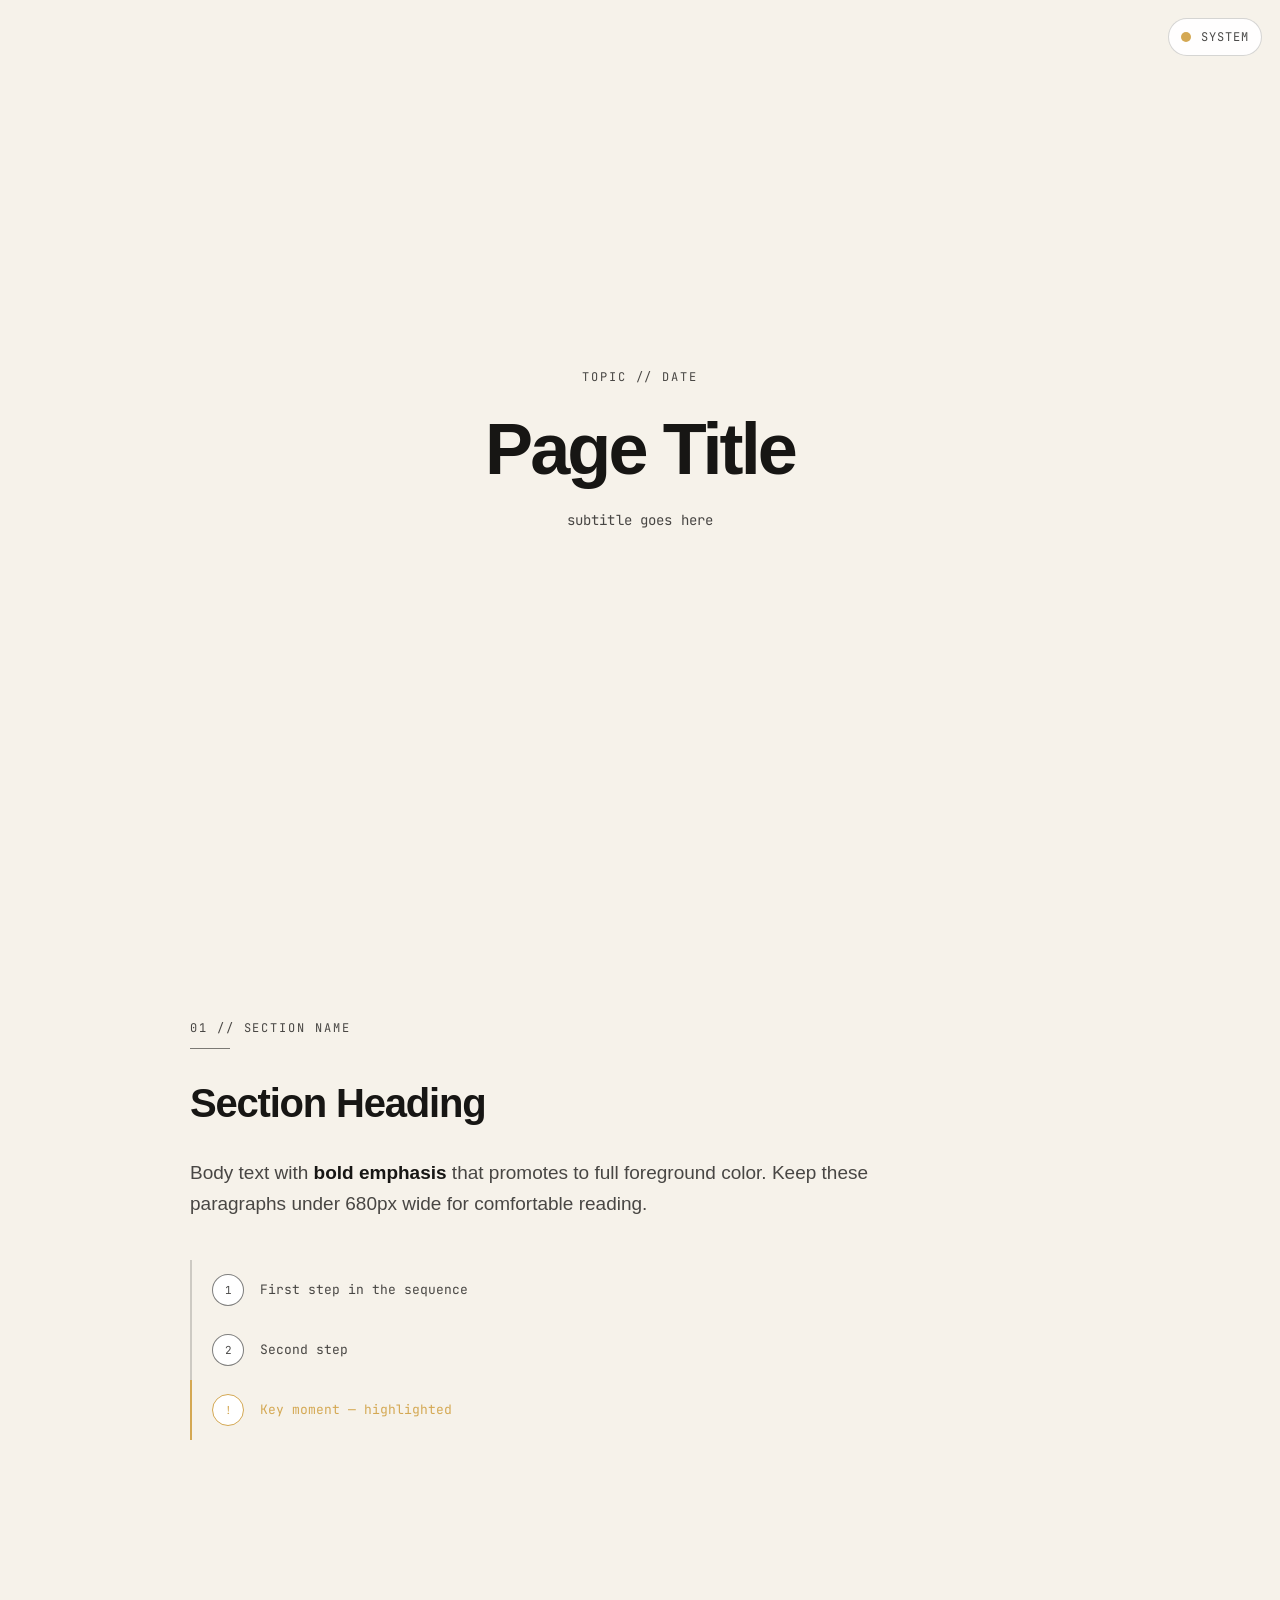
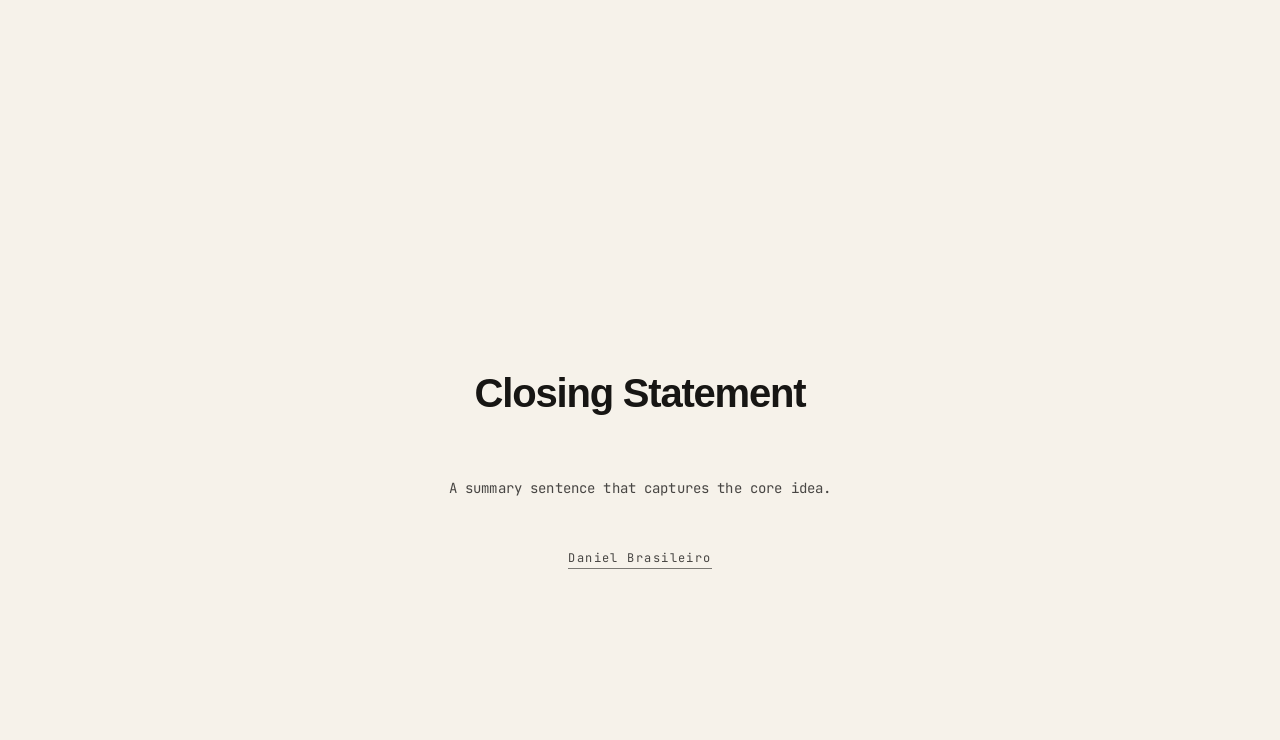
<file: legacy/dark-v1/starter/index.html>
<!DOCTYPE html>
<html lang="en">
<head>
<meta charset="UTF-8">
<meta name="viewport" content="width=device-width, initial-scale=1.0">
<title>Page Title</title>
<link rel="preconnect" href="https://fonts.googleapis.com">
<link rel="preconnect" href="https://fonts.gstatic.com" crossorigin>
<link href="https://fonts.googleapis.com/css2?family=JetBrains+Mono:wght@300;400;500;700&display=swap" rel="stylesheet">
<style>
*,*::before,*::after{margin:0;padding:0;box-sizing:border-box}

/* ═══ DESIGN TOKENS ═══════════════════════════════════════════════════════════
   Source: https://design.w-b.dev
   Repo:   https://github.com/w3b3/design-system-w-b
   ═══════════════════════════════════════════════════════════════════════════ */
:root{
  /* Backgrounds */
  --bg:#0e0e0e;
  --bg2:#141414;

  /* Foreground — warm paper, never pure white */
  --fg:#f3f1ec;

  /* Opacity ladder — hierarchy through opacity, not hue */
  /* Note: keep body text >= 4.5:1 contrast on --bg */
  --dim:rgba(243,241,236,0.5);        /* body text, labels */
  --dimmer:rgba(243,241,236,0.32);    /* meta, timestamps, borders */
  --hair:rgba(243,241,236,0.14);      /* subtle dividers, card edges */

  /* Accent — the only non-grayscale color */
  --accent:#d4a853;
  --accent-dim:rgba(212,168,83,0.3);

  /* Typography — two faces, no exceptions */
  --mono:"JetBrains Mono",ui-monospace,SFMono-Regular,monospace;
  --helv:Helvetica,"Helvetica Neue",Arial,sans-serif;
}

/* Light theme */
:root[data-theme="light"]{
  --bg:#f6f2ea;
  --bg2:#ffffff;
  --fg:#171614;
  --dim:rgba(23,22,20,0.78);
  --dimmer:rgba(23,22,20,0.55);
  --hair:rgba(23,22,20,0.18);
}
@media (prefers-color-scheme: light){
  :root:not([data-theme]){
    --bg:#f6f2ea;
    --bg2:#ffffff;
    --fg:#171614;
    --dim:rgba(23,22,20,0.78);
    --dimmer:rgba(23,22,20,0.55);
    --hair:rgba(23,22,20,0.18);
  }
}
@media (prefers-contrast: more) and (prefers-color-scheme: light){
  :root:not([data-theme]),
  :root[data-theme="light"]{
    --dim:rgba(23,22,20,0.9);
    --dimmer:rgba(23,22,20,0.72);
    --hair:rgba(23,22,20,0.28);
  }
}

/* ═══ BASE ═════════════════════════════════════════════════════════════════ */
html{scroll-behavior:smooth;background:var(--bg);color:var(--fg);font-family:var(--helv);font-size:16px}
body{background:var(--bg);overflow-x:hidden;-webkit-font-smoothing:antialiased;text-rendering:optimizeLegibility}

/* Theme toggle */
.theme-toggle{
  position:fixed;top:18px;right:18px;z-index:50;
  display:inline-flex;align-items:center;gap:10px;
  padding:10px 12px;border-radius:999px;
  border:1px solid var(--hair);background:color-mix(in srgb, var(--bg2) 92%, transparent);
  color:var(--dim);font-family:var(--mono);font-size:12px;letter-spacing:0.08em;text-transform:uppercase;
  cursor:pointer;user-select:none;transition:color 0.2s,border-color 0.2s,background 0.2s,transform 0.2s;
}
.theme-toggle:hover{color:var(--fg);border-color:var(--dimmer);transform:translateY(-1px)}
.theme-toggle .dot{width:10px;height:10px;border-radius:50%;background:var(--accent)}
.theme-toggle:focus-visible{outline:2px solid var(--accent);outline-offset:3px}

/* ═══ SECTIONS ═════════════════════════════════════════════════════════════ */
.section{
  min-height:100vh;
  padding:120px 60px;
  opacity:0;transform:translateY(30px);
  transition:opacity 0.7s ease,transform 0.7s ease;
}
.section.visible{opacity:1;transform:translateY(0)}
.section-narrow{max-width:900px;margin:0 auto}
.section-wide{max-width:1400px;margin:0 auto}

/* ═══ TYPOGRAPHY ═══════════════════════════════════════════════════════════ */
h1{font-weight:700;font-size:clamp(42px,6vw,72px);letter-spacing:-0.04em;line-height:1.0}
h2{font-weight:700;font-size:clamp(24px,3.5vw,40px);letter-spacing:-0.03em;line-height:1.1;margin-bottom:32px}
h3{font-weight:700;font-size:clamp(18px,2.5vw,28px);letter-spacing:-0.02em;line-height:1.2;margin-bottom:16px}
.label{font-family:var(--mono);font-size:12px;letter-spacing:0.16em;text-transform:uppercase;color:var(--dim);margin-bottom:12px}
.body{font-family:var(--helv);font-size:clamp(16px,1.6vw,19px);line-height:1.65;color:var(--dim);max-width:680px}
.body strong{color:var(--fg);font-weight:600}
.mono{font-family:var(--mono);font-size:14px;letter-spacing:0.01em;color:var(--dim);line-height:1.6}
.accent{color:var(--accent)}

/* ═══ UTILITIES ════════════════════════════════════════════════════════════ */
.divider{width:40px;height:1px;background:var(--dimmer);margin:0 0 32px}

/* ═══ FLOW CHAIN ═══════════════════════════════════════════════════════════ */
.flow-chain{display:flex;flex-direction:column;gap:0;margin:50px 0}
.flow-step{display:flex;align-items:center;gap:16px;padding:14px 20px;border-left:2px solid var(--hair);
  opacity:0;transform:translateX(-20px);transition:all 0.5s ease}
.visible .flow-step{opacity:1;transform:translateX(0)}
.flow-step:nth-child(1){transition-delay:0.1s}
.flow-step:nth-child(2){transition-delay:0.2s}
.flow-step:nth-child(3){transition-delay:0.3s}
.flow-step:nth-child(4){transition-delay:0.4s}
.flow-step:nth-child(5){transition-delay:0.5s}
.flow-step:nth-child(6){transition-delay:0.6s}
.flow-step:nth-child(7){transition-delay:0.7s}
.flow-step .step-icon{width:32px;height:32px;border-radius:50%;background:var(--bg2);border:1px solid var(--dimmer);
  display:flex;align-items:center;justify-content:center;font-family:var(--mono);font-size:11px;color:var(--dim);flex-shrink:0}
.flow-step .step-label{font-family:var(--mono);font-size:13px;color:var(--dim)}
.flow-step .step-time{font-family:var(--mono);font-size:12px;color:var(--dimmer);margin-left:auto;flex-shrink:0}
.flow-step.highlight{border-left-color:var(--accent)}
.flow-step.highlight .step-icon{border-color:var(--accent);color:var(--accent)}
.flow-step.highlight .step-label{color:var(--accent)}

/* ═══ CARDS ════════════════════════════════════════════════════════════════ */
.card-grid{display:grid;grid-template-columns:repeat(auto-fill,minmax(300px,1fr));gap:24px;margin:50px 0}
.card{padding:24px;border:1px solid var(--hair);background:var(--bg2);
  opacity:0;transform:translateY(20px);transition:all 0.6s ease}
.visible .card{opacity:1;transform:translateY(0)}
.visible .card:nth-child(1){transition-delay:0.1s}
.visible .card:nth-child(2){transition-delay:0.2s}
.visible .card:nth-child(3){transition-delay:0.3s}
.visible .card:nth-child(4){transition-delay:0.4s}
.visible .card:nth-child(5){transition-delay:0.5s}
.visible .card:nth-child(6){transition-delay:0.6s}
.card h4{font-family:var(--helv);font-weight:700;font-size:15px;letter-spacing:-0.01em;margin-bottom:10px}
.card p{font-family:var(--mono);font-size:13px;color:var(--dim);line-height:1.55}
.card.accent-card{border-color:var(--accent-dim)}
.card.accent-card h4{color:var(--accent)}

/* ═══ TOPOLOGY BOX ═════════════════════════════════════════════════════════ */
.topo-box{border:1px solid var(--hair);padding:24px;position:relative;margin:20px 0}
.topo-box .topo-title{font-family:var(--mono);font-size:11px;letter-spacing:0.14em;text-transform:uppercase;
  color:var(--dimmer);position:absolute;top:-8px;left:16px;background:var(--bg);padding:0 8px}
.topo-items{display:flex;flex-wrap:wrap;gap:10px;margin-top:8px}
.topo-item{font-family:var(--mono);font-size:12px;padding:5px 12px;border:1px solid var(--dimmer);color:var(--dim)}
.topo-item.hot{border-color:var(--accent-dim);color:var(--accent)}

/* ═══ STACKED LAYERS ═══════════════════════════════════════════════════════ */
.layers{display:flex;flex-direction:column;gap:0;max-width:700px;margin:50px 0}
.layer{padding:20px 24px;border:1px solid var(--hair);border-bottom:none;
  opacity:0;transform:translateY(20px);transition:all 0.5s ease}
.layer:last-child{border-bottom:1px solid var(--hair)}
.visible .layer{opacity:1;transform:translateY(0)}
.visible .layer:nth-child(1){transition-delay:0.15s}
.visible .layer:nth-child(2){transition-delay:0.35s}
.visible .layer:nth-child(3){transition-delay:0.55s}
.layer-name{font-family:var(--helv);font-weight:700;font-size:14px;margin-bottom:4px}
.layer-desc{font-family:var(--mono);font-size:12px;color:var(--dim);line-height:1.45}
.layer.hot{border-color:var(--accent-dim)}
.layer.hot .layer-name{color:var(--accent)}

/* ═══ MATURITY / PROGRESS ══════════════════════════════════════════════════ */
.maturity{margin:50px 0}
.mat-level{display:flex;align-items:stretch;border-bottom:1px solid var(--hair);
  opacity:0;transform:translateX(-20px);transition:all 0.5s ease}
.visible .mat-level{opacity:1;transform:translateX(0)}
.visible .mat-level:nth-child(1){transition-delay:0.1s}
.visible .mat-level:nth-child(2){transition-delay:0.25s}
.visible .mat-level:nth-child(3){transition-delay:0.4s}
.visible .mat-level:nth-child(4){transition-delay:0.55s}
.visible .mat-level:nth-child(5){transition-delay:0.7s}
.mat-num{width:50px;padding:16px 0;text-align:center;font-family:var(--helv);font-weight:700;font-size:24px;color:var(--dimmer);flex-shrink:0}
.mat-content{padding:16px;flex:1}
.mat-content h4{font-family:var(--helv);font-weight:700;font-size:14px;margin-bottom:4px}
.mat-content p{font-family:var(--mono);font-size:12px;color:var(--dim);line-height:1.5}
.mat-level.current .mat-num{color:var(--accent)}
.mat-level.current{border-left:3px solid var(--accent)}

/* ═══ PIPELINE NODES ═══════════════════════════════════════════════════════ */
.node-row{display:flex;align-items:center;gap:20px;flex-wrap:wrap;margin:30px 0}
.node{width:64px;height:64px;border-radius:50%;border:2px solid var(--fg);
  display:flex;align-items:center;justify-content:center;
  font-family:var(--mono);font-size:10px;letter-spacing:0.05em;text-transform:uppercase}
.node.filled{background:var(--fg);color:var(--bg)}
.node.accent{border-color:var(--accent);color:var(--accent)}
.node-arrow{font-family:var(--mono);color:var(--dimmer);font-size:16px}

/* ═══ SPLIT PANELS ═════════════════════════════════════════════════════════ */
.split{display:grid;grid-template-columns:1fr 1fr;gap:60px;margin:60px 0}
.split-panel{padding:30px;border:1px solid var(--hair);position:relative}
.split-panel.old{opacity:0.4}
.split-panel.new{border-color:var(--accent-dim)}
.split-panel .panel-label{font-family:var(--mono);font-size:12px;letter-spacing:0.14em;text-transform:uppercase;color:var(--dim);margin-bottom:20px}
.split-panel.new .panel-label{color:var(--accent)}

/* ═══ TIMELINE / ROADMAP ═══════════════════════════════════════════════════ */
.roadmap{margin:50px 0}
.phase{padding:24px 0 24px 36px;border-left:2px solid var(--hair);position:relative;
  opacity:0;transform:translateX(-20px);transition:all 0.5s ease}
.visible .phase{opacity:1;transform:translateX(0)}
.visible .phase:nth-child(1){transition-delay:0.1s}
.visible .phase:nth-child(2){transition-delay:0.25s}
.visible .phase:nth-child(3){transition-delay:0.4s}
.visible .phase:nth-child(4){transition-delay:0.55s}
.visible .phase:nth-child(5){transition-delay:0.7s}
.phase::before{content:'';position:absolute;left:-6px;top:28px;width:10px;height:10px;border-radius:50%;background:var(--bg);border:2px solid var(--dimmer)}
.phase h4{font-family:var(--helv);font-weight:700;font-size:16px;margin-bottom:6px}
.phase ul{list-style:none;padding:0}
.phase li{font-family:var(--mono);font-size:12px;color:var(--dim);padding:3px 0;line-height:1.4}
.phase li::before{content:'';display:inline-block;width:6px;height:1px;background:var(--dim);margin-right:10px;vertical-align:middle}

/* ═══ ANIMATIONS ═══════════════════════════════════════════════════════════ */
@keyframes breathe{0%,100%{opacity:0.3}50%{opacity:1}}
@keyframes nodeIn{from{opacity:0;transform:scale(0.5)}to{opacity:1;transform:scale(1)}}
.breathe{animation:breathe 2s ease infinite}

/* ═══ RESPONSIVE ═══════════════════════════════════════════════════════════ */
@media(max-width:768px){
  .section{padding:80px 24px}
  .split{grid-template-columns:1fr;gap:30px}
  .card-grid{grid-template-columns:1fr}
}
</style>
</head>
<body>
  <button class="theme-toggle" type="button" id="themeToggle" aria-label="Toggle theme">
    <span class="dot" aria-hidden="true"></span>
    <span id="themeToggleLabel">Theme</span>
  </button>

<!-- ═══ HERO ═══════════════════════════════════════════════════════════════ -->
<section class="section" style="display:flex;flex-direction:column;justify-content:center;align-items:center;text-align:center;opacity:1;transform:none">
  <div class="label">Topic // Date</div>
  <h1 style="margin:16px 0">Page Title</h1>
  <p class="mono" style="margin-top:8px">subtitle goes here</p>
</section>

<!-- ═══ SECTION TEMPLATE ══════════════════════════════════════════════════ -->
<section class="section">
  <div class="section-narrow">
    <div class="label">01 // Section Name</div>
    <div class="divider"></div>
    <h2>Section Heading</h2>
    <p class="body">Body text with <strong>bold emphasis</strong> that promotes to full foreground color. Keep these paragraphs under 680px wide for comfortable reading.</p>

    <!-- Replace with your component of choice -->
    <div class="flow-chain" style="margin-top:40px">
      <div class="flow-step"><div class="step-icon">1</div><div class="step-label">First step in the sequence</div></div>
      <div class="flow-step"><div class="step-icon">2</div><div class="step-label">Second step</div></div>
      <div class="flow-step highlight"><div class="step-icon">!</div><div class="step-label">Key moment — highlighted</div></div>
    </div>
  </div>
</section>

<!-- ═══ OUTRO ═════════════════════════════════════════════════════════════ -->
<section class="section" style="display:flex;flex-direction:column;justify-content:center;align-items:center;text-align:center;min-height:60vh">
  <h2>Closing Statement</h2>
  <p class="mono" style="margin-top:30px;max-width:500px;text-align:center;line-height:1.6">A summary sentence that captures the core idea.</p>
  <a href="https://linkedin.com/in/brasileiro" target="_blank" rel="noopener"
     style="display:inline-block;margin-top:50px;font-family:var(--mono);font-size:12px;letter-spacing:0.12em;color:var(--dim);text-decoration:none;border-bottom:1px solid var(--dimmer);padding-bottom:2px;transition:color 0.2s,border-color 0.2s"
     onmouseover="this.style.color='var(--fg)';this.style.borderColor='var(--fg)'"
     onmouseout="this.style.color='var(--dim)';this.style.borderColor='var(--dimmer)'">Daniel Brasileiro</a>
</section>

<!-- ═══ SCROLL OBSERVER ═══════════════════════════════════════════════════ -->
<script>
const THEME_KEY = 'w-b:theme';
function applyTheme(next){
  if (!next || next === 'system') document.documentElement.removeAttribute('data-theme');
  else document.documentElement.setAttribute('data-theme', next);
  try{ localStorage.setItem(THEME_KEY, next || 'system'); }catch{}
  const label = document.getElementById('themeToggleLabel');
  if (label){
    const current = document.documentElement.getAttribute('data-theme') || 'system';
    label.textContent = current === 'light' ? 'Light' : (current === 'dark' ? 'Dark' : 'System');
  }
}
function cycleTheme(){
  const current = document.documentElement.getAttribute('data-theme') || 'system';
  const next = current === 'system' ? 'light' : (current === 'light' ? 'dark' : 'system');
  applyTheme(next);
}
try{
  const saved = localStorage.getItem(THEME_KEY);
  if (saved && saved !== 'system') document.documentElement.setAttribute('data-theme', saved);
}catch{}
applyTheme(document.documentElement.getAttribute('data-theme') || 'system');
const themeToggle = document.getElementById('themeToggle');
if (themeToggle) themeToggle.addEventListener('click', cycleTheme);

const observer = new IntersectionObserver((entries) => {
  entries.forEach(entry => {
    if (entry.isIntersecting) entry.target.classList.add('visible');
  });
}, { threshold: 0.15, rootMargin: '0px 0px -10% 0px' });
document.querySelectorAll('.section').forEach(s => observer.observe(s));
</script>
</body>
</html>
</file>
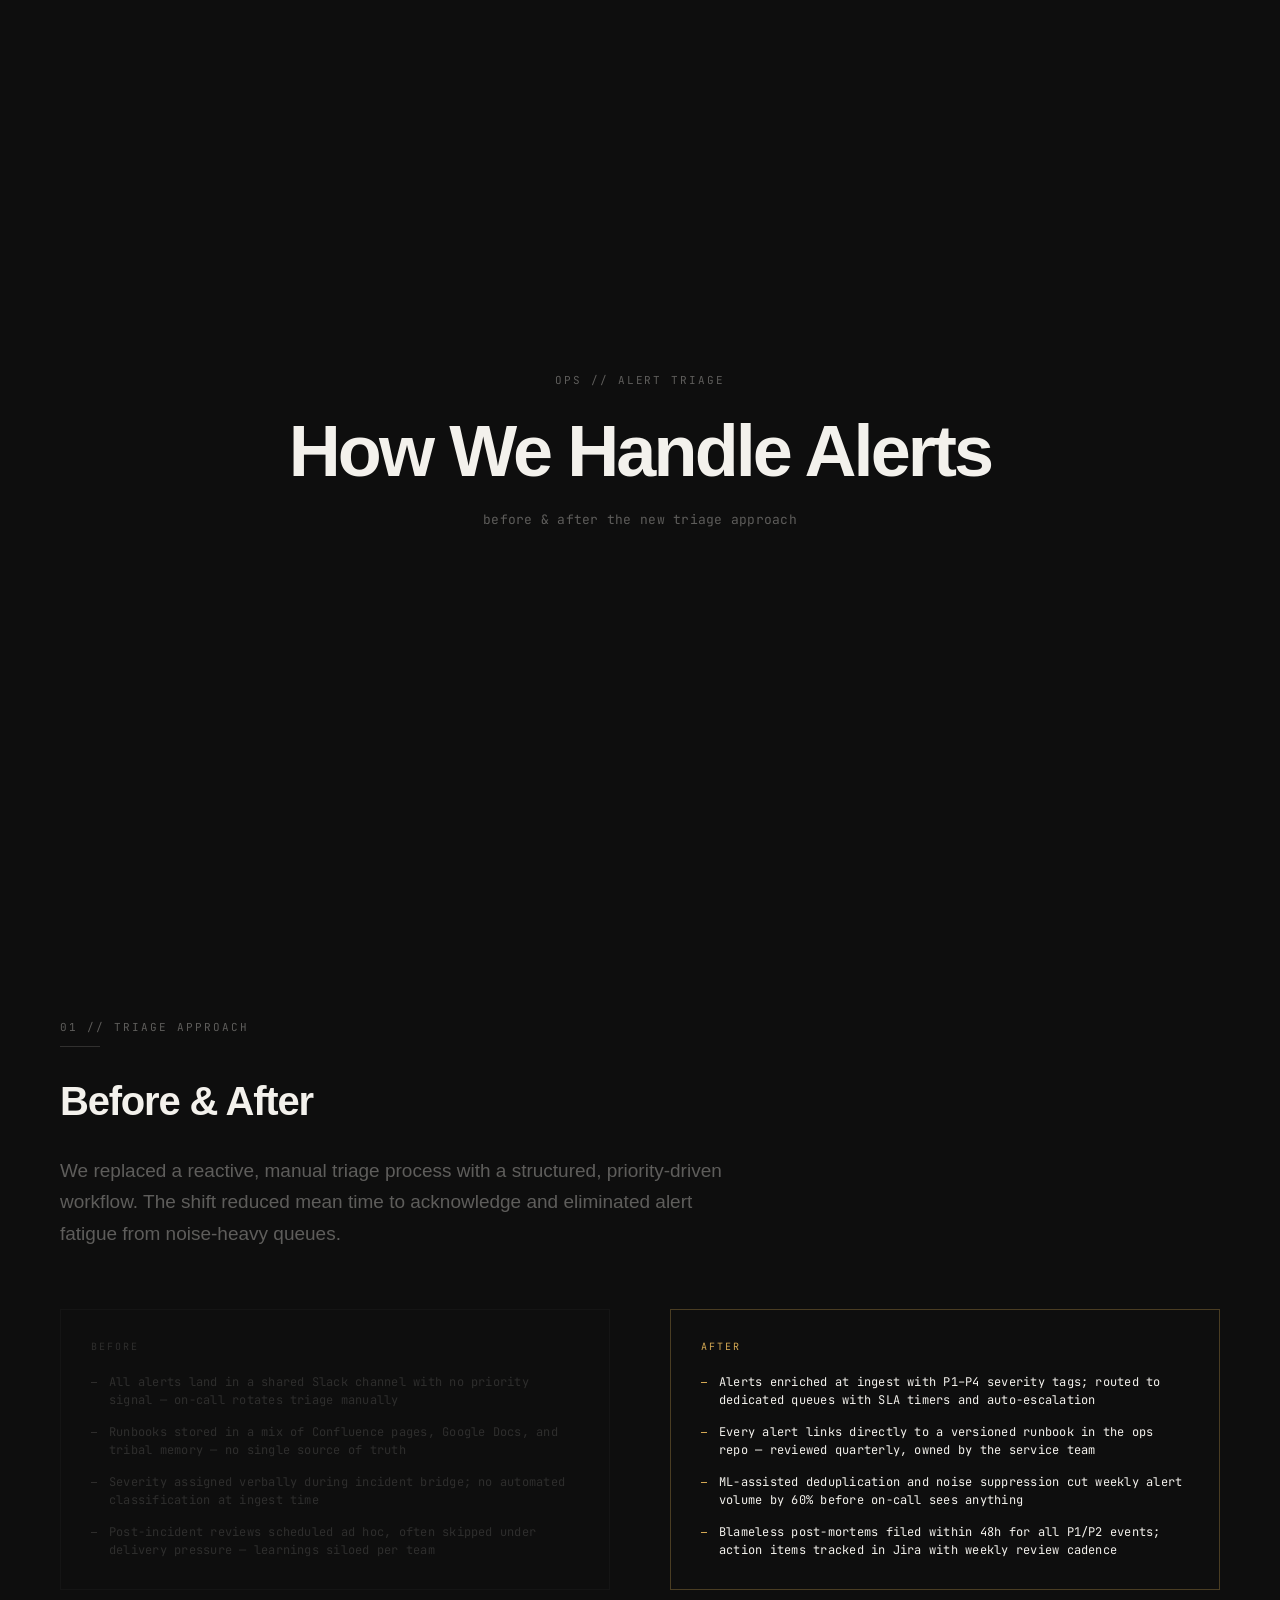
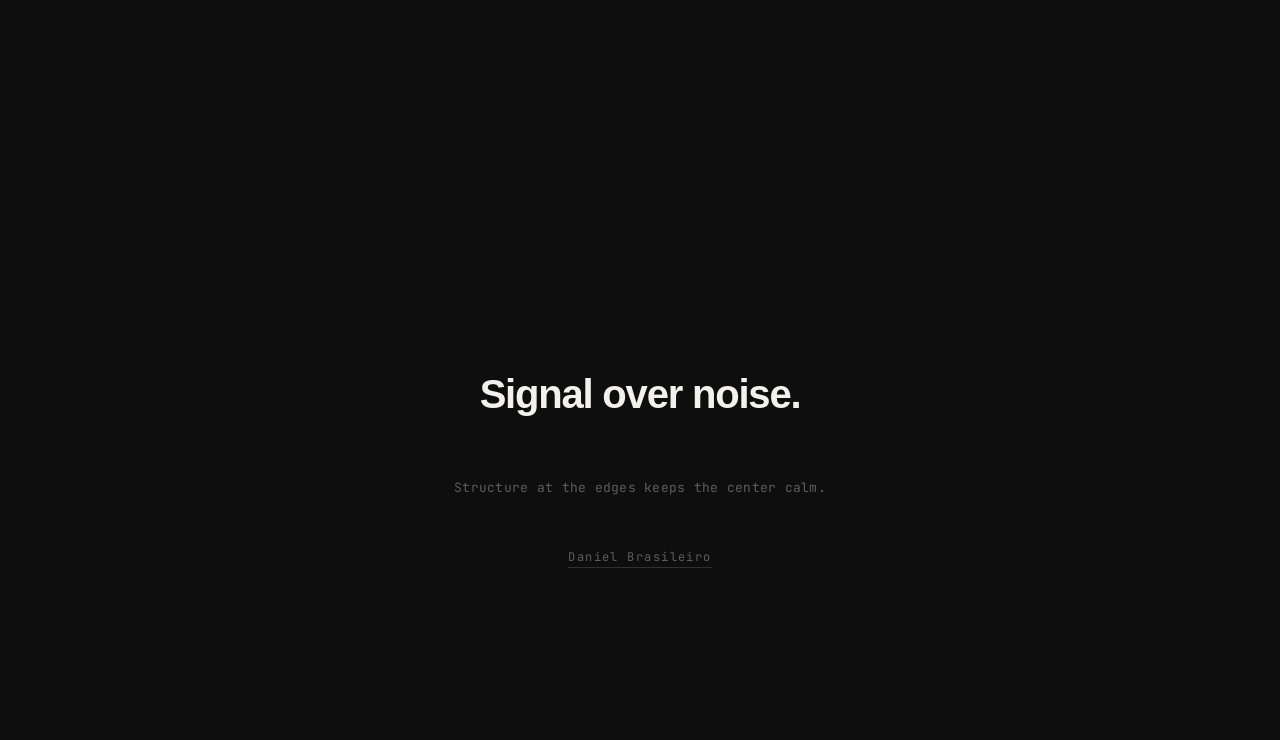
<file: wb-design-system-workspace/iteration-1/eval-content-section/with_skill/outputs/index.html>
<!DOCTYPE html>
<html lang="en">
<head>
<meta charset="UTF-8">
<meta name="viewport" content="width=device-width, initial-scale=1.0">
<title>Alert Triage — Before &amp; After</title>
<link rel="preconnect" href="https://fonts.googleapis.com">
<link rel="preconnect" href="https://fonts.gstatic.com" crossorigin>
<link href="https://fonts.googleapis.com/css2?family=JetBrains+Mono:wght@300;400;500;700&display=swap" rel="stylesheet">
<style>
*,*::before,*::after{margin:0;padding:0;box-sizing:border-box}

:root{
  --bg:#0e0e0e;
  --bg2:#141414;
  --fg:#f3f1ec;
  --dim:rgba(243,241,236,0.35);
  --dimmer:rgba(243,241,236,0.15);
  --hair:rgba(243,241,236,0.08);
  --accent:#d4a853;
  --accent-dim:rgba(212,168,83,0.3);
  --mono:"JetBrains Mono",ui-monospace,SFMono-Regular,monospace;
  --helv:Helvetica,"Helvetica Neue",Arial,sans-serif;
}

html{scroll-behavior:smooth;background:var(--bg);color:var(--fg);font-family:var(--helv)}
body{background:var(--bg);overflow-x:hidden;-webkit-font-smoothing:antialiased}

.section{
  min-height:100vh;
  padding:120px 60px;
  opacity:0;transform:translateY(30px);
  transition:opacity 0.7s ease,transform 0.7s ease;
}
.section.visible{opacity:1;transform:translateY(0)}
.section-narrow{max-width:900px;margin:0 auto}
.section-wide{max-width:1400px;margin:0 auto}

h1{font-weight:700;font-size:clamp(42px,6vw,72px);letter-spacing:-0.04em;line-height:1.0}
h2{font-weight:700;font-size:clamp(24px,3.5vw,40px);letter-spacing:-0.03em;line-height:1.1;margin-bottom:32px}
h3{font-weight:700;font-size:clamp(18px,2.5vw,28px);letter-spacing:-0.02em;line-height:1.2;margin-bottom:16px}
.label{font-family:var(--mono);font-size:11px;letter-spacing:0.18em;text-transform:uppercase;color:var(--dim);margin-bottom:12px}
.body{font-family:var(--helv);font-size:clamp(16px,1.6vw,19px);line-height:1.65;color:var(--dim);max-width:680px}
.body strong{color:var(--fg);font-weight:600}
.mono{font-family:var(--mono);font-size:13px;letter-spacing:0.02em;color:var(--dim)}

.divider{width:40px;height:1px;background:var(--dimmer);margin:0 0 32px}

/* Split Panels */
.split{display:grid;grid-template-columns:1fr 1fr;gap:60px;margin:60px 0}
.split-panel{padding:30px;border:1px solid var(--hair);position:relative;
  opacity:0;transform:translateY(24px);transition:opacity 0.7s ease,transform 0.7s ease}
.visible .split-panel{opacity:1;transform:translateY(0)}
.visible .split-panel:nth-child(1){transition-delay:0.15s}
.visible .split-panel:nth-child(2){transition-delay:0.3s}

.split-panel.old{opacity:0 !important}
.visible .split-panel.old{opacity:0.4 !important;transform:translateY(0)}
.split-panel.new{border-color:var(--accent-dim)}

.split-panel .panel-label{
  font-family:var(--mono);
  font-size:10px;
  letter-spacing:0.2em;
  text-transform:uppercase;
  color:var(--dim);
  margin-bottom:20px;
}
.split-panel.new .panel-label{color:var(--accent)}

/* Bullet list in mono style */
.panel-list{list-style:none;padding:0;margin-top:16px;display:flex;flex-direction:column;gap:14px}
.panel-list li{
  font-family:var(--mono);
  font-size:12px;
  letter-spacing:0.02em;
  color:var(--dim);
  line-height:1.5;
  padding-left:18px;
  position:relative;
}
.panel-list li::before{
  content:'';
  display:inline-block;
  width:6px;
  height:1px;
  background:var(--dim);
  position:absolute;
  left:0;
  top:9px;
}
.split-panel.new .panel-list li{color:var(--fg)}
.split-panel.new .panel-list li::before{background:var(--accent)}

/* Responsive */
@media(max-width:768px){
  .section{padding:80px 24px}
  .split{grid-template-columns:1fr;gap:30px}
}
</style>
</head>
<body>

<!-- HERO -->
<section class="section" style="display:flex;flex-direction:column;justify-content:center;align-items:center;text-align:center;opacity:1;transform:none">
  <div class="label">Ops // Alert Triage</div>
  <h1 style="margin:16px 0">How We Handle Alerts</h1>
  <p class="mono" style="margin-top:8px">before &amp; after the new triage approach</p>
</section>

<!-- COMPARISON SECTION -->
<section class="section">
  <div class="section-wide">
    <div class="label">01 // Triage Approach</div>
    <div class="divider"></div>
    <h2>Before &amp; After</h2>
    <p class="body">We replaced a reactive, manual triage process with a structured, priority-driven workflow. The shift reduced mean time to acknowledge and eliminated alert fatigue from noise-heavy queues.</p>

    <div class="split">

      <!-- BEFORE panel -->
      <div class="split-panel old">
        <div class="panel-label">Before</div>
        <ul class="panel-list">
          <li>All alerts land in a shared Slack channel with no priority signal — on-call rotates triage manually</li>
          <li>Runbooks stored in a mix of Confluence pages, Google Docs, and tribal memory — no single source of truth</li>
          <li>Severity assigned verbally during incident bridge; no automated classification at ingest time</li>
          <li>Post-incident reviews scheduled ad hoc, often skipped under delivery pressure — learnings siloed per team</li>
        </ul>
      </div>

      <!-- AFTER panel -->
      <div class="split-panel new">
        <div class="panel-label">After</div>
        <ul class="panel-list">
          <li>Alerts enriched at ingest with P1–P4 severity tags; routed to dedicated queues with SLA timers and auto-escalation</li>
          <li>Every alert links directly to a versioned runbook in the ops repo — reviewed quarterly, owned by the service team</li>
          <li>ML-assisted deduplication and noise suppression cut weekly alert volume by 60% before on-call sees anything</li>
          <li>Blameless post-mortems filed within 48h for all P1/P2 events; action items tracked in Jira with weekly review cadence</li>
        </ul>
      </div>

    </div>
  </div>
</section>

<!-- OUTRO -->
<section class="section" style="display:flex;flex-direction:column;justify-content:center;align-items:center;text-align:center;min-height:60vh">
  <h2>Signal over noise.</h2>
  <p class="mono" style="margin-top:30px;max-width:500px;text-align:center;line-height:1.6">Structure at the edges keeps the center calm.</p>
  <a href="https://linkedin.com/in/brasileiro" target="_blank" rel="noopener"
     style="display:inline-block;margin-top:50px;font-family:var(--mono);font-size:12px;letter-spacing:0.12em;color:var(--dim);text-decoration:none;border-bottom:1px solid var(--dimmer);padding-bottom:2px;transition:color 0.2s,border-color 0.2s"
     onmouseover="this.style.color='var(--fg)';this.style.borderColor='var(--fg)'"
     onmouseout="this.style.color='var(--dim)';this.style.borderColor='var(--dimmer)'">Daniel Brasileiro</a>
</section>

<script>
const observer = new IntersectionObserver((entries) => {
  entries.forEach(entry => {
    if (entry.isIntersecting) entry.target.classList.add('visible');
  });
}, { threshold: 0.15, rootMargin: '0px 0px -10% 0px' });
document.querySelectorAll('.section').forEach(s => observer.observe(s));
</script>
</body>
</html>
</file>
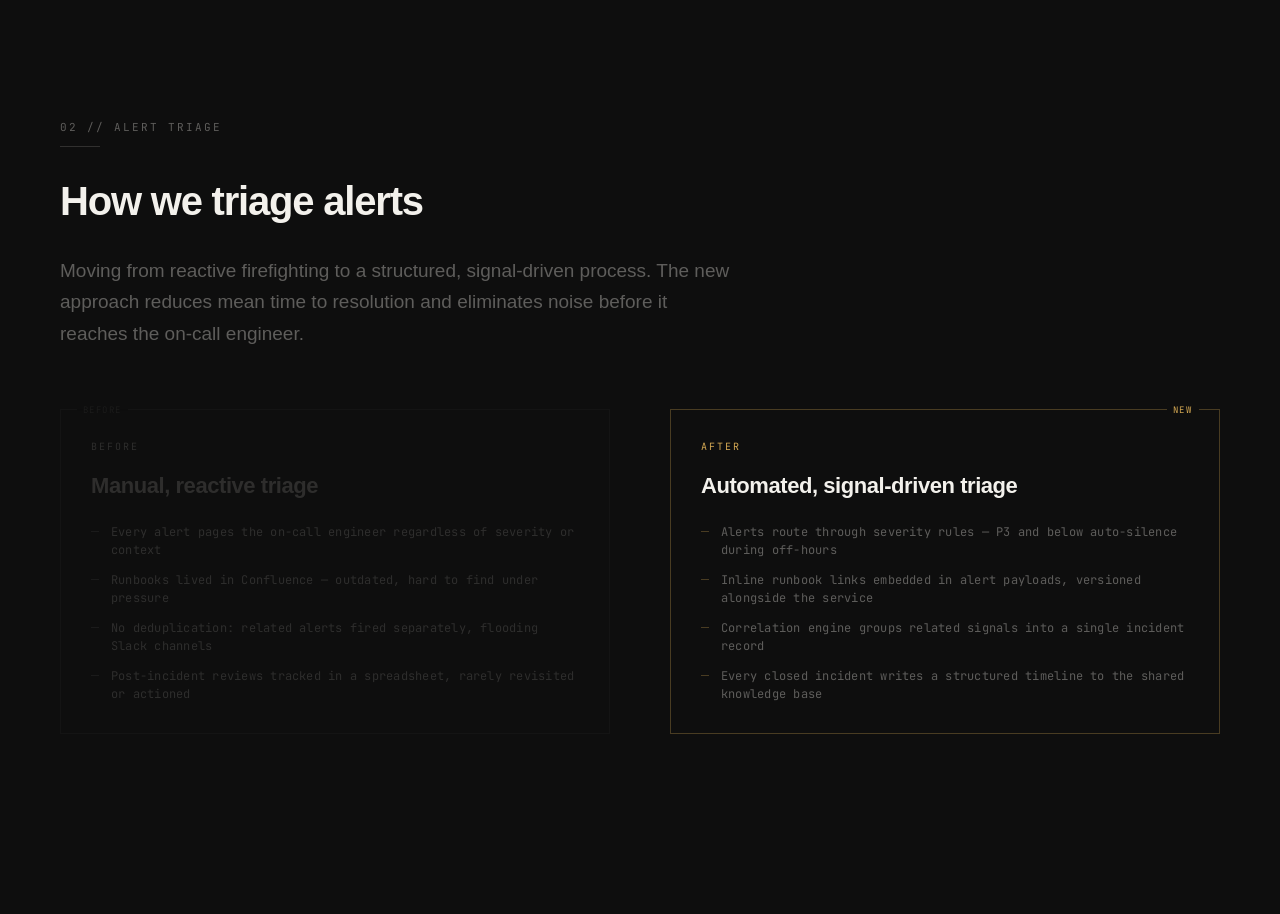
<file: wb-design-system-workspace/iteration-1/eval-content-section/without_skill/outputs/index.html>
<!DOCTYPE html>
<html lang="en">
<head>
<meta charset="UTF-8">
<meta name="viewport" content="width=device-width, initial-scale=1.0">
<title>Alert Triage — Before &amp; After</title>
<link rel="preconnect" href="https://fonts.googleapis.com">
<link rel="preconnect" href="https://fonts.gstatic.com" crossorigin>
<link href="https://fonts.googleapis.com/css2?family=JetBrains+Mono:wght@300;400;500;700&display=swap" rel="stylesheet">
<style>
*,*::before,*::after{margin:0;padding:0;box-sizing:border-box}

/* ═══ DESIGN TOKENS ═══════════════════════════════════════════════════════════
   Source: https://design.w-b.dev
   Repo:   https://github.com/w3b3/design-system-w-b
   ═══════════════════════════════════════════════════════════════════════════ */
:root{
  --bg:#0e0e0e;
  --bg2:#141414;
  --fg:#f3f1ec;
  --dim:rgba(243,241,236,0.35);
  --dimmer:rgba(243,241,236,0.15);
  --hair:rgba(243,241,236,0.08);
  --accent:#d4a853;
  --accent-dim:rgba(212,168,83,0.3);
  --mono:"JetBrains Mono",ui-monospace,SFMono-Regular,monospace;
  --helv:Helvetica,"Helvetica Neue",Arial,sans-serif;
}

/* ═══ BASE ═════════════════════════════════════════════════════════════════ */
html{scroll-behavior:smooth;background:var(--bg);color:var(--fg);font-family:var(--helv)}
body{background:var(--bg);overflow-x:hidden;-webkit-font-smoothing:antialiased}

/* ═══ SECTIONS ═════════════════════════════════════════════════════════════ */
.section{
  min-height:100vh;
  padding:120px 60px;
  opacity:0;transform:translateY(30px);
  transition:opacity 0.7s ease,transform 0.7s ease;
}
.section.visible{opacity:1;transform:translateY(0)}
.section-wide{max-width:1400px;margin:0 auto}
.section-narrow{max-width:900px;margin:0 auto}

/* ═══ TYPOGRAPHY ═══════════════════════════════════════════════════════════ */
h2{font-weight:700;font-size:clamp(24px,3.5vw,40px);letter-spacing:-0.03em;line-height:1.1;margin-bottom:32px}
.label{font-family:var(--mono);font-size:11px;letter-spacing:0.18em;text-transform:uppercase;color:var(--dim);margin-bottom:12px}
.body{font-family:var(--helv);font-size:clamp(16px,1.6vw,19px);line-height:1.65;color:var(--dim);max-width:680px}
.body strong{color:var(--fg);font-weight:600}
.mono{font-family:var(--mono);font-size:13px;letter-spacing:0.02em;color:var(--dim)}

/* ═══ UTILITIES ════════════════════════════════════════════════════════════ */
.divider{width:40px;height:1px;background:var(--dimmer);margin:0 0 32px}

/* ═══ SPLIT PANELS ═════════════════════════════════════════════════════════ */
.split{
  display:grid;
  grid-template-columns:1fr 1fr;
  gap:60px;
  margin:60px 0;
}

.split-panel{
  padding:30px;
  border:1px solid var(--hair);
  position:relative;
}

/* Before panel — dimmed to signal "old" */
.split-panel.old{
  opacity:0.4;
}

/* After panel — accent border to signal "new" */
.split-panel.new{
  border-color:var(--accent-dim);
}

/* Panel header labels */
.split-panel .panel-label{
  font-family:var(--mono);
  font-size:10px;
  letter-spacing:0.2em;
  text-transform:uppercase;
  color:var(--dim);
  margin-bottom:20px;
}
.split-panel.new .panel-label{
  color:var(--accent);
}

/* Panel heading */
.split-panel h3{
  font-family:var(--helv);
  font-weight:700;
  font-size:clamp(16px,2vw,22px);
  letter-spacing:-0.02em;
  color:var(--fg);
  margin-bottom:24px;
  line-height:1.2;
}
.split-panel.old h3{
  color:var(--dim);
}
.split-panel.new h3{
  color:var(--fg);
}

/* Bullet list */
.panel-list{
  list-style:none;
  padding:0;
  display:flex;
  flex-direction:column;
  gap:12px;
}

.panel-list li{
  font-family:var(--mono);
  font-size:12px;
  letter-spacing:0.02em;
  color:var(--dim);
  line-height:1.5;
  padding-left:20px;
  position:relative;
}

/* Bullet dash — old panel */
.split-panel.old .panel-list li::before{
  content:'';
  position:absolute;
  left:0;
  top:8px;
  width:8px;
  height:1px;
  background:var(--dimmer);
}

/* Bullet accent tick — new panel */
.split-panel.new .panel-list li::before{
  content:'';
  position:absolute;
  left:0;
  top:8px;
  width:8px;
  height:1px;
  background:var(--accent-dim);
}

/* Accent corner mark on the new panel */
.split-panel.new::after{
  content:'NEW';
  position:absolute;
  top:-1px;
  right:20px;
  font-family:var(--mono);
  font-size:9px;
  letter-spacing:0.2em;
  color:var(--accent);
  background:var(--bg);
  padding:0 6px;
  line-height:2px;
}

/* Old panel corner mark */
.split-panel.old::before{
  content:'BEFORE';
  position:absolute;
  top:-1px;
  left:16px;
  font-family:var(--mono);
  font-size:9px;
  letter-spacing:0.16em;
  color:var(--dimmer);
  background:var(--bg);
  padding:0 6px;
  line-height:2px;
}

/* Stagger reveal for list items */
.visible .panel-list li{
  animation:fadeUp 0.4s ease both;
}
.visible .panel-list li:nth-child(1){animation-delay:0.15s}
.visible .panel-list li:nth-child(2){animation-delay:0.25s}
.visible .panel-list li:nth-child(3){animation-delay:0.35s}
.visible .panel-list li:nth-child(4){animation-delay:0.45s}

@keyframes fadeUp{
  from{opacity:0;transform:translateY(8px)}
  to{opacity:1;transform:translateY(0)}
}

/* ═══ RESPONSIVE ═══════════════════════════════════════════════════════════ */
@media(max-width:768px){
  .section{padding:80px 24px}
  .split{grid-template-columns:1fr;gap:30px}
}
</style>
</head>
<body>

<!-- ═══ COMPARISON SECTION ════════════════════════════════════════════════ -->
<section class="section">
  <div class="section-wide">

    <div class="label">02 // Alert Triage</div>
    <div class="divider"></div>
    <h2>How we triage alerts</h2>
    <p class="body">Moving from reactive firefighting to a structured, signal-driven process. The new approach reduces mean time to resolution and eliminates noise before it reaches the on-call engineer.</p>

    <!-- Split panel comparison -->
    <div class="split">

      <!-- Left: Before (old, dimmed) -->
      <div class="split-panel old">
        <div class="panel-label">Before</div>
        <h3>Manual, reactive triage</h3>
        <ul class="panel-list">
          <li>Every alert pages the on-call engineer regardless of severity or context</li>
          <li>Runbooks lived in Confluence — outdated, hard to find under pressure</li>
          <li>No deduplication: related alerts fired separately, flooding Slack channels</li>
          <li>Post-incident reviews tracked in a spreadsheet, rarely revisited or actioned</li>
        </ul>
      </div>

      <!-- Right: After (accent-bordered) -->
      <div class="split-panel new">
        <div class="panel-label">After</div>
        <h3>Automated, signal-driven triage</h3>
        <ul class="panel-list">
          <li>Alerts route through severity rules — P3 and below auto-silence during off-hours</li>
          <li>Inline runbook links embedded in alert payloads, versioned alongside the service</li>
          <li>Correlation engine groups related signals into a single incident record</li>
          <li>Every closed incident writes a structured timeline to the shared knowledge base</li>
        </ul>
      </div>

    </div><!-- /.split -->

  </div><!-- /.section-wide -->
</section>

<!-- ═══ SCROLL OBSERVER ═══════════════════════════════════════════════════ -->
<script>
const observer = new IntersectionObserver((entries) => {
  entries.forEach(entry => {
    if (entry.isIntersecting) entry.target.classList.add('visible');
  });
}, { threshold: 0.15, rootMargin: '0px 0px -10% 0px' });
document.querySelectorAll('.section').forEach(s => observer.observe(s));
</script>
</body>
</html>
</file>
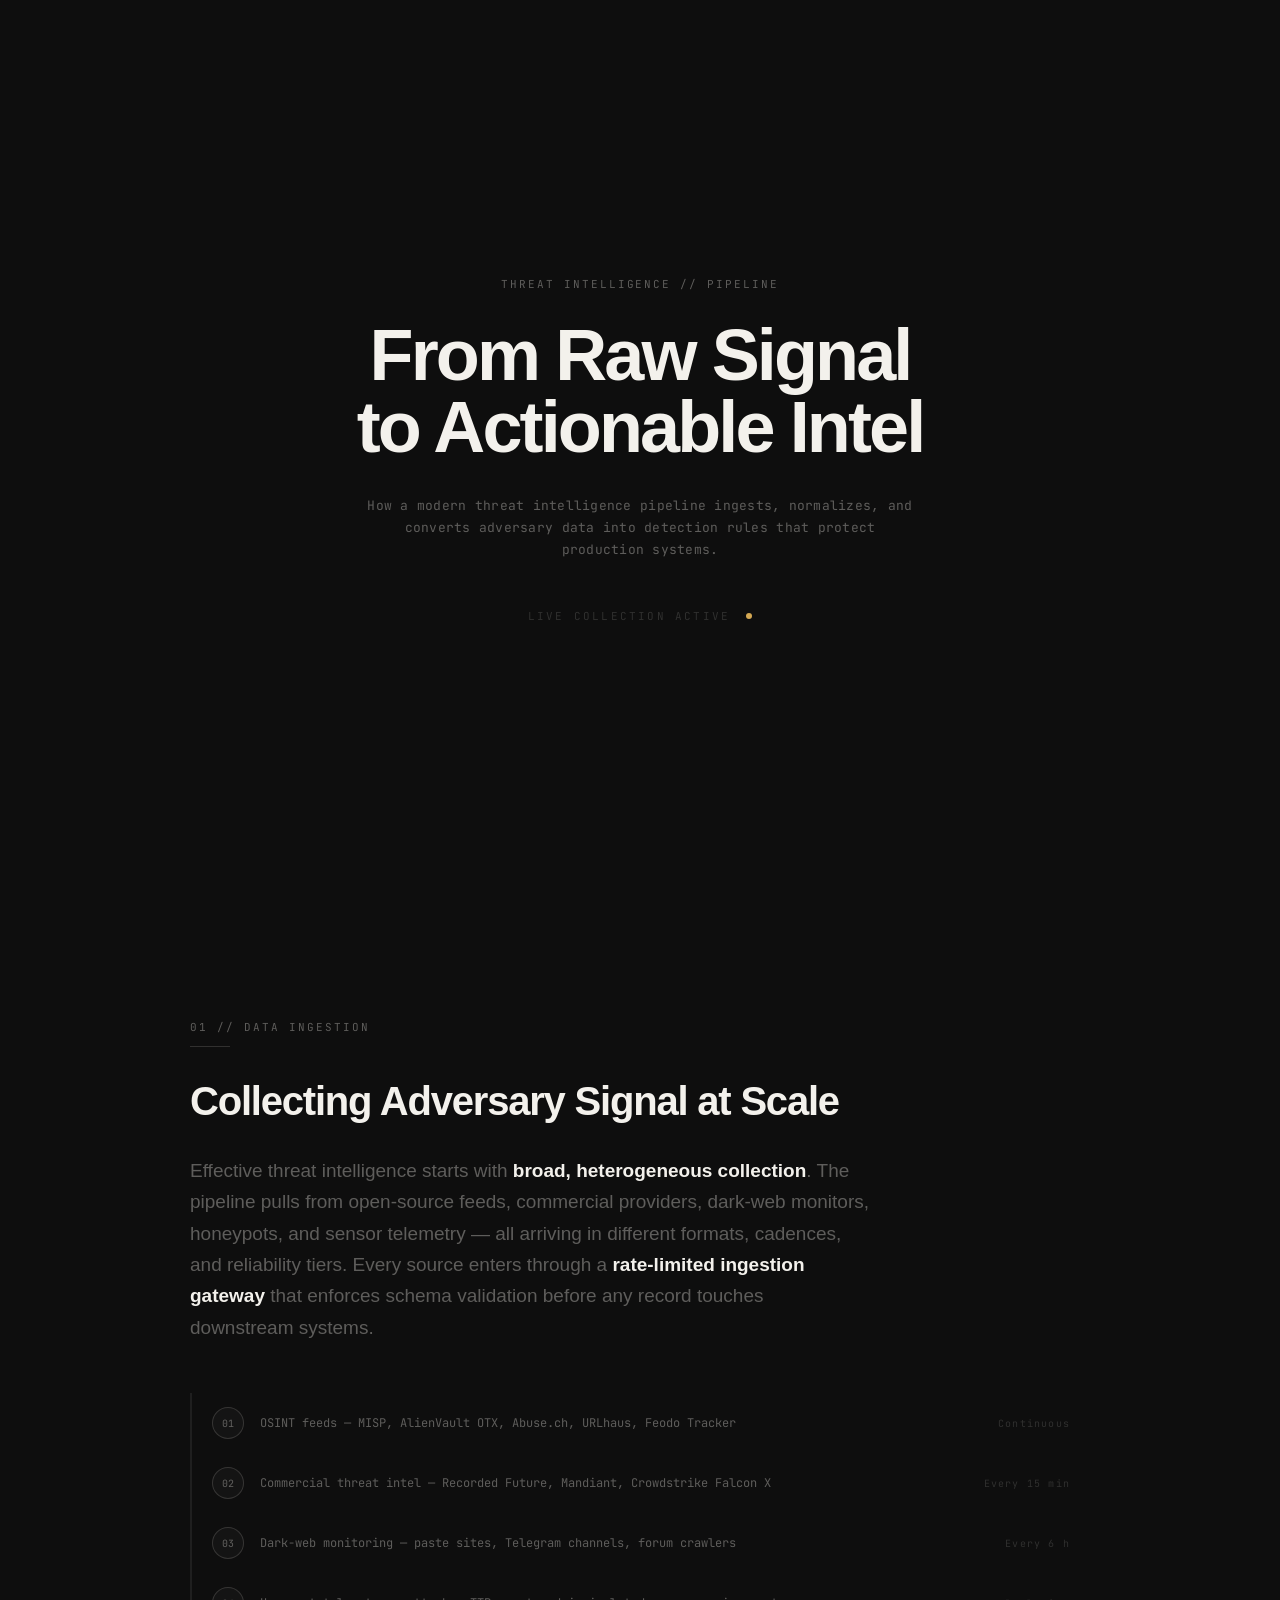
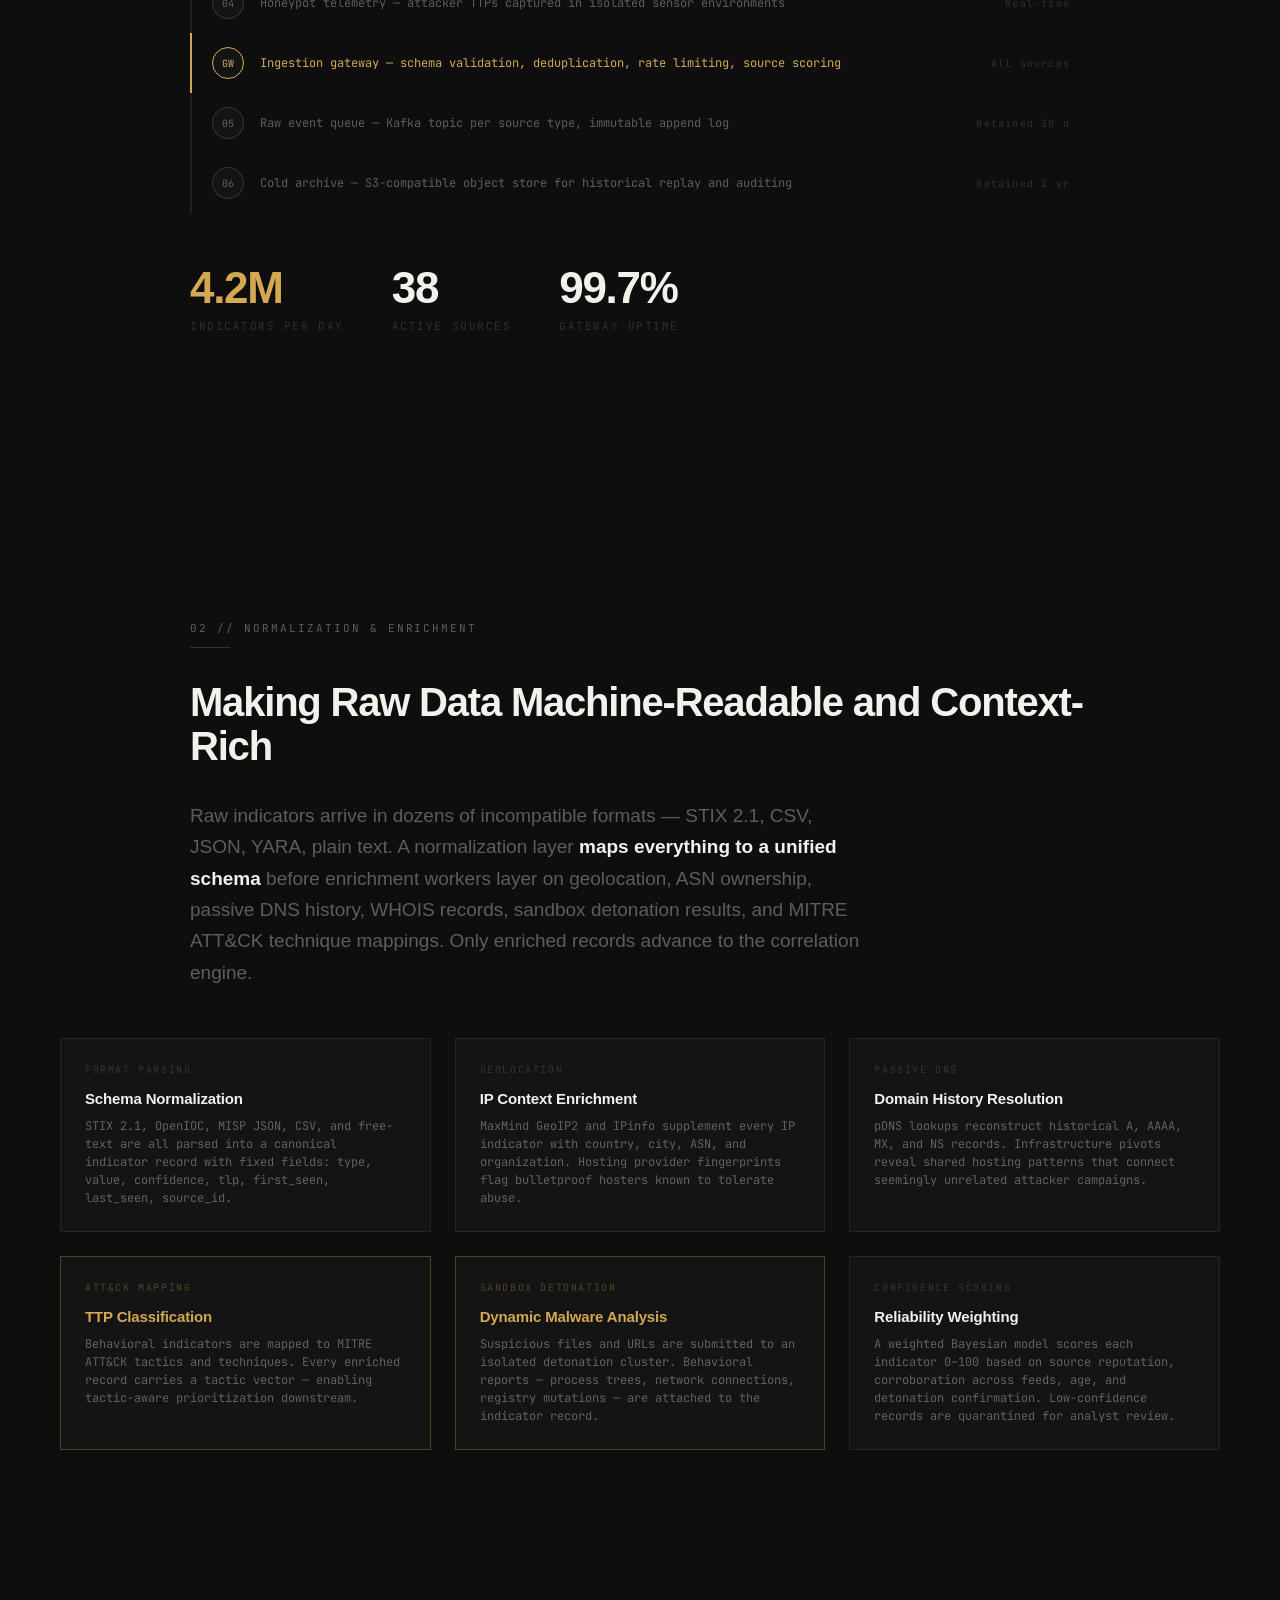
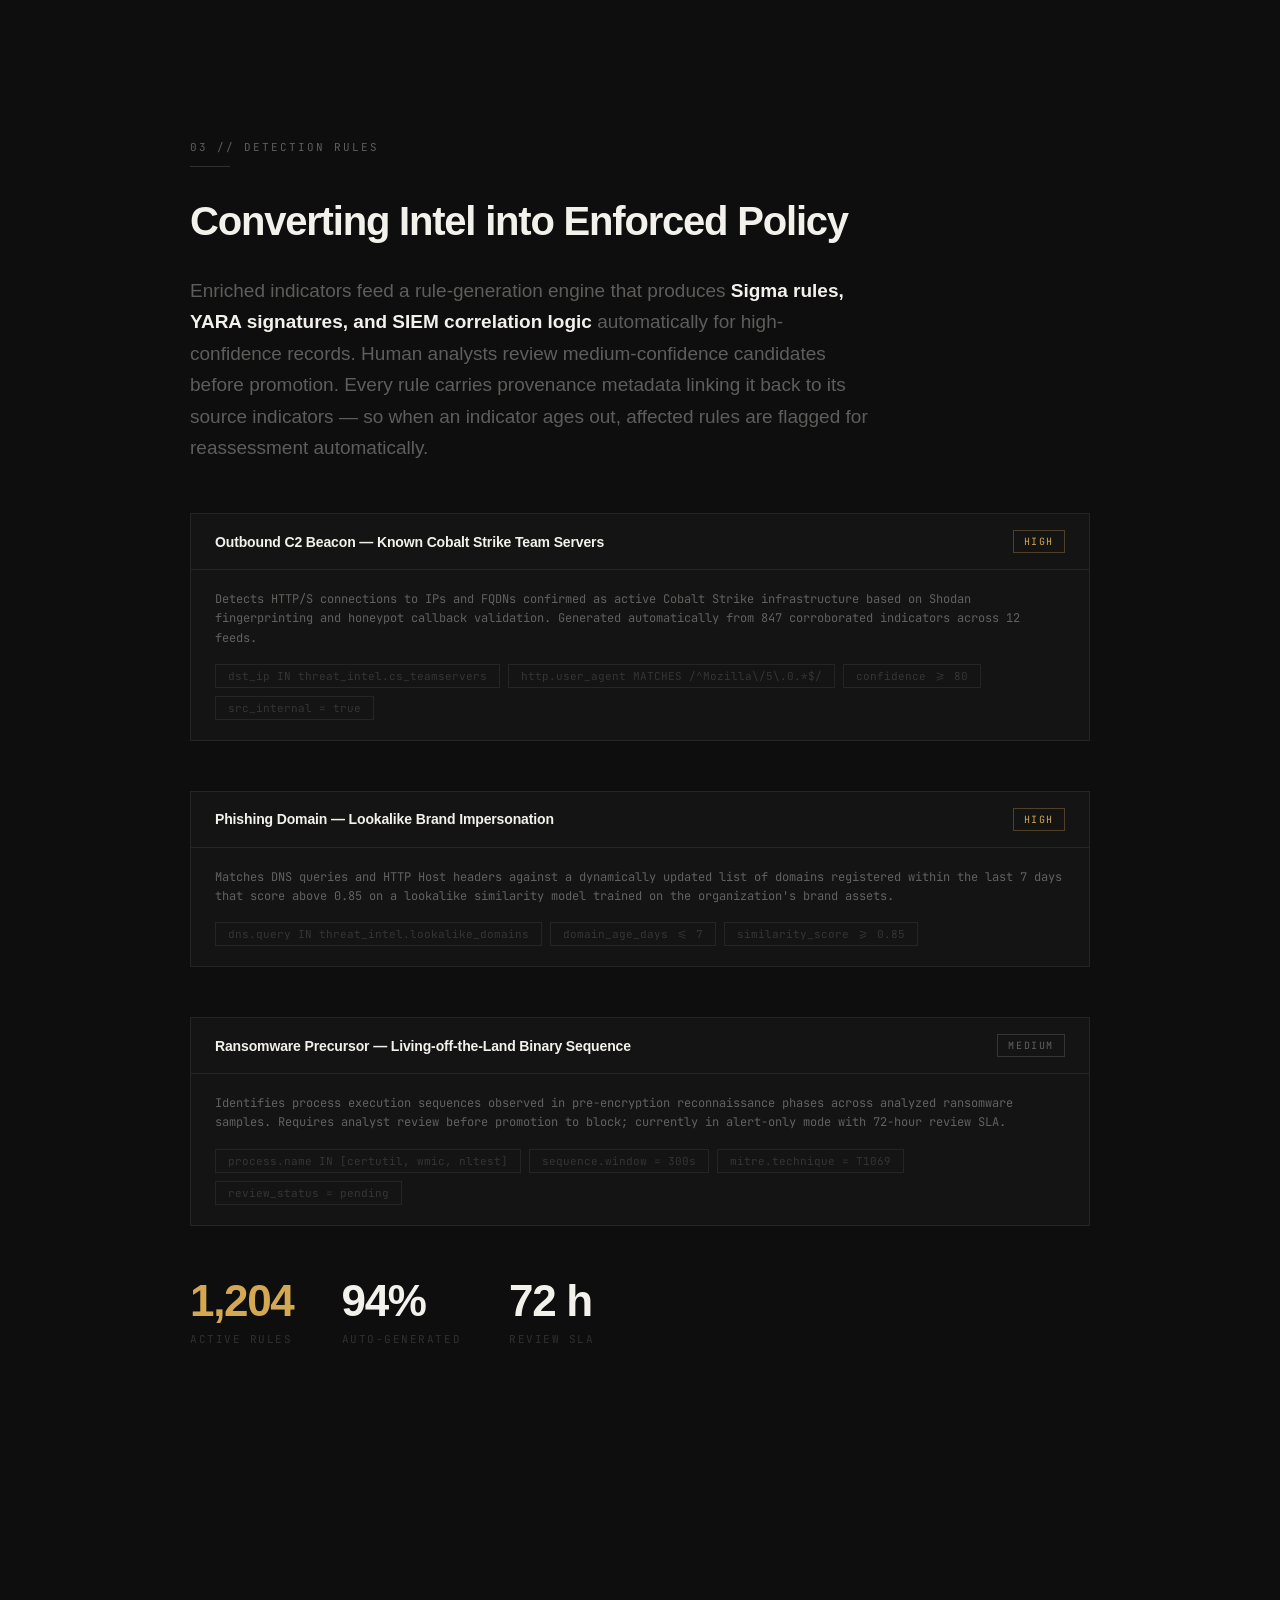
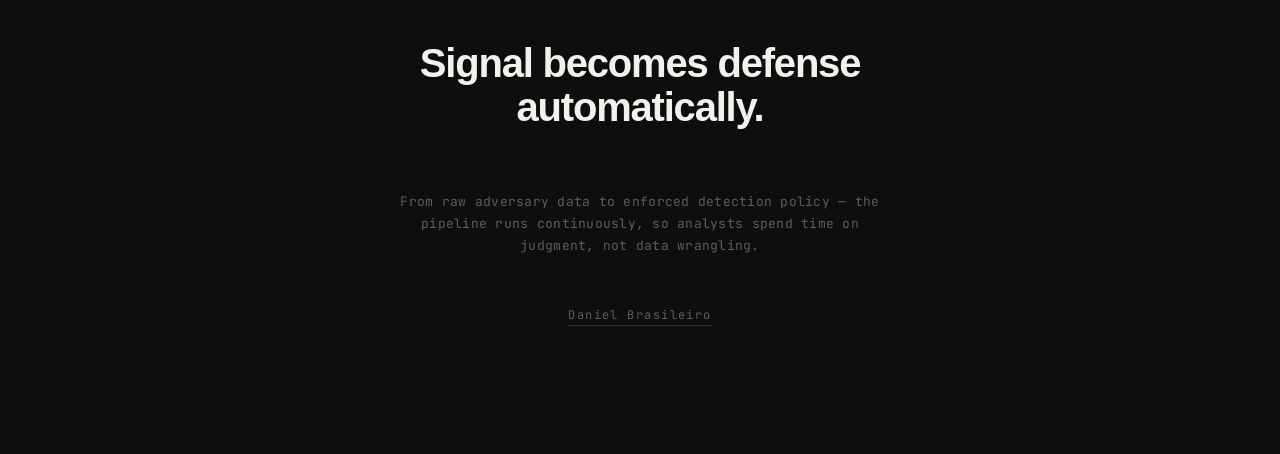
<file: wb-design-system-workspace/iteration-1/eval-new-hotsite/with_skill/outputs/index.html>
<!DOCTYPE html>
<html lang="en">
<head>
<meta charset="UTF-8">
<meta name="viewport" content="width=device-width, initial-scale=1.0">
<title>Threat Intelligence Pipeline — threat-intel.w-b.dev</title>
<link rel="preconnect" href="https://fonts.googleapis.com">
<link rel="preconnect" href="https://fonts.gstatic.com" crossorigin>
<link href="https://fonts.googleapis.com/css2?family=JetBrains+Mono:wght@300;400;500;700&display=swap" rel="stylesheet">
<style>
*,*::before,*::after{margin:0;padding:0;box-sizing:border-box}

:root{
  --bg:#0e0e0e;
  --bg2:#141414;
  --fg:#f3f1ec;
  --dim:rgba(243,241,236,0.35);
  --dimmer:rgba(243,241,236,0.15);
  --hair:rgba(243,241,236,0.08);
  --accent:#d4a853;
  --accent-dim:rgba(212,168,83,0.3);
  --mono:"JetBrains Mono",ui-monospace,SFMono-Regular,monospace;
  --helv:Helvetica,"Helvetica Neue",Arial,sans-serif;
}

html{scroll-behavior:smooth;background:var(--bg);color:var(--fg);font-family:var(--helv)}
body{background:var(--bg);overflow-x:hidden;-webkit-font-smoothing:antialiased}

.section{
  min-height:100vh;
  padding:120px 60px;
  opacity:0;transform:translateY(30px);
  transition:opacity 0.7s ease,transform 0.7s ease;
}
.section.visible{opacity:1;transform:translateY(0)}
.section-narrow{max-width:900px;margin:0 auto}
.section-wide{max-width:1400px;margin:0 auto}

h1{font-weight:700;font-size:clamp(42px,6vw,72px);letter-spacing:-0.04em;line-height:1.0}
h2{font-weight:700;font-size:clamp(24px,3.5vw,40px);letter-spacing:-0.03em;line-height:1.1;margin-bottom:32px}
h3{font-weight:700;font-size:clamp(18px,2.5vw,28px);letter-spacing:-0.02em;line-height:1.2;margin-bottom:16px}
.label{font-family:var(--mono);font-size:11px;letter-spacing:0.18em;text-transform:uppercase;color:var(--dim);margin-bottom:12px}
.divider{width:40px;height:1px;background:var(--dimmer);margin:0 0 32px}
.body{font-family:var(--helv);font-size:clamp(16px,1.6vw,19px);line-height:1.65;color:var(--dim);max-width:680px}
.body strong{color:var(--fg);font-weight:600}
.mono{font-family:var(--mono);font-size:13px;letter-spacing:0.02em;color:var(--dim)}

/* ═══ FLOW CHAIN ══════════════════════════════════════════════════════════════ */
.flow-chain{display:flex;flex-direction:column;gap:0;margin:50px 0}
.flow-step{
  display:flex;align-items:center;gap:16px;
  padding:14px 20px;
  border-left:2px solid var(--hair);
  opacity:0;transform:translateX(-20px);
  transition:opacity 0.5s ease,transform 0.5s ease;
}
.visible .flow-step{opacity:1;transform:translateX(0)}
.visible .flow-step:nth-child(1){transition-delay:0.1s}
.visible .flow-step:nth-child(2){transition-delay:0.2s}
.visible .flow-step:nth-child(3){transition-delay:0.3s}
.visible .flow-step:nth-child(4){transition-delay:0.4s}
.visible .flow-step:nth-child(5){transition-delay:0.5s}
.visible .flow-step:nth-child(6){transition-delay:0.6s}
.visible .flow-step:nth-child(7){transition-delay:0.7s}
.flow-step .step-icon{
  width:32px;height:32px;border-radius:50%;
  background:var(--bg2);border:1px solid var(--dimmer);
  display:flex;align-items:center;justify-content:center;
  font-family:var(--mono);font-size:10px;color:var(--dim);flex-shrink:0;
}
.flow-step .step-label{font-family:var(--mono);font-size:12px;color:var(--dim);flex:1}
.flow-step .step-meta{font-family:var(--mono);font-size:10px;color:var(--dimmer);flex-shrink:0;letter-spacing:0.12em}
.flow-step.highlight{border-left-color:var(--accent)}
.flow-step.highlight .step-icon{border-color:var(--accent);color:var(--accent)}
.flow-step.highlight .step-label{color:var(--accent)}

/* ═══ CARDS ═══════════════════════════════════════════════════════════════════ */
.card-grid{display:grid;grid-template-columns:repeat(auto-fill,minmax(280px,1fr));gap:24px;margin:50px 0}
.card{
  padding:24px;border:1px solid var(--hair);background:var(--bg2);
  opacity:0;transform:translateY(20px);
  transition:opacity 0.6s ease,transform 0.6s ease;
}
.visible .card{opacity:1;transform:translateY(0)}
.visible .card:nth-child(1){transition-delay:0.1s}
.visible .card:nth-child(2){transition-delay:0.2s}
.visible .card:nth-child(3){transition-delay:0.3s}
.visible .card:nth-child(4){transition-delay:0.4s}
.visible .card:nth-child(5){transition-delay:0.5s}
.visible .card:nth-child(6){transition-delay:0.6s}
.card h4{font-family:var(--helv);font-weight:700;font-size:15px;letter-spacing:-0.01em;margin-bottom:10px}
.card p{font-family:var(--mono);font-size:12px;color:var(--dim);line-height:1.5}
.card .card-tag{font-family:var(--mono);font-size:10px;letter-spacing:0.16em;text-transform:uppercase;color:var(--dimmer);margin-bottom:14px}
.card.accent-card{border-color:var(--accent-dim)}
.card.accent-card h4{color:var(--accent)}
.card.accent-card .card-tag{color:var(--accent-dim)}

/* ═══ DETECTION RULE BLOCK ════════════════════════════════════════════════════ */
.rule-block{
  border:1px solid var(--hair);background:var(--bg2);
  margin:50px 0;
  opacity:0;transform:translateY(20px);
  transition:opacity 0.6s ease,transform 0.6s ease;
}
.visible .rule-block{opacity:1;transform:translateY(0)}
.visible .rule-block:nth-child(1){transition-delay:0.1s}
.visible .rule-block:nth-child(2){transition-delay:0.25s}
.visible .rule-block:nth-child(3){transition-delay:0.4s}
.rule-block-header{
  display:flex;align-items:center;justify-content:space-between;
  padding:16px 24px;border-bottom:1px solid var(--hair);
}
.rule-block-header .rule-title{font-family:var(--helv);font-weight:700;font-size:14px;letter-spacing:-0.01em}
.rule-block-header .rule-severity{
  font-family:var(--mono);font-size:10px;letter-spacing:0.16em;text-transform:uppercase;
  padding:4px 10px;border:1px solid var(--dimmer);color:var(--dim);
}
.rule-block-header .rule-severity.high{border-color:var(--accent-dim);color:var(--accent)}
.rule-block-body{padding:20px 24px}
.rule-block-body .rule-desc{font-family:var(--mono);font-size:12px;color:var(--dim);line-height:1.6;margin-bottom:16px}
.rule-conditions{display:flex;flex-wrap:wrap;gap:8px}
.rule-cond{
  font-family:var(--mono);font-size:11px;
  padding:4px 12px;border:1px solid var(--hair);color:var(--dimmer);
}

/* ═══ STATS ROW ═══════════════════════════════════════════════════════════════ */
.stats-row{display:flex;gap:48px;margin:48px 0;flex-wrap:wrap}
.stat{display:flex;flex-direction:column;gap:6px}
.stat-num{font-family:var(--helv);font-weight:700;font-size:clamp(28px,4vw,44px);letter-spacing:-0.03em;color:var(--fg)}
.stat-num.accent{color:var(--accent)}
.stat-label{font-family:var(--mono);font-size:11px;letter-spacing:0.14em;text-transform:uppercase;color:var(--dimmer)}

/* ═══ ANIMATIONS ══════════════════════════════════════════════════════════════ */
@keyframes breathe{0%,100%{opacity:0.3}50%{opacity:1}}
.breathe{animation:breathe 2.5s ease infinite}

/* ═══ RESPONSIVE ══════════════════════════════════════════════════════════════ */
@media(max-width:768px){
  .section{padding:80px 24px}
  .card-grid{grid-template-columns:1fr}
  .stats-row{gap:32px}
}
</style>
</head>
<body>

<!-- ═══ HERO ═════════════════════════════════════════════════════════════════ -->
<section class="section" style="display:flex;flex-direction:column;justify-content:center;align-items:center;text-align:center;opacity:1;transform:none">
  <div class="label">Threat Intelligence // Pipeline</div>
  <h1 style="margin:16px 0">From Raw Signal<br>to Actionable Intel</h1>
  <p class="mono" style="margin-top:16px;max-width:560px;text-align:center;line-height:1.7">How a modern threat intelligence pipeline ingests, normalizes, and converts adversary data into detection rules that protect production systems.</p>
  <div style="margin-top:48px;display:flex;gap:16px;align-items:center">
    <span class="mono breathe" style="font-size:11px;letter-spacing:0.2em;text-transform:uppercase;color:var(--dimmer)">Live Collection Active</span>
    <span style="width:6px;height:6px;border-radius:50%;background:var(--accent);display:inline-block;animation:breathe 2.5s ease infinite"></span>
  </div>
</section>

<!-- ═══ SECTION 01 — DATA INGESTION ══════════════════════════════════════════ -->
<section class="section">
  <div class="section-narrow">
    <div class="label">01 // Data Ingestion</div>
    <div class="divider"></div>
    <h2>Collecting Adversary Signal at Scale</h2>
    <p class="body">Effective threat intelligence starts with <strong>broad, heterogeneous collection</strong>. The pipeline pulls from open-source feeds, commercial providers, dark-web monitors, honeypots, and sensor telemetry — all arriving in different formats, cadences, and reliability tiers. Every source enters through a <strong>rate-limited ingestion gateway</strong> that enforces schema validation before any record touches downstream systems.</p>

    <div class="flow-chain">
      <div class="flow-step">
        <div class="step-icon">01</div>
        <div class="step-label">OSINT feeds — MISP, AlienVault OTX, Abuse.ch, URLhaus, Feodo Tracker</div>
        <div class="step-meta">Continuous</div>
      </div>
      <div class="flow-step">
        <div class="step-icon">02</div>
        <div class="step-label">Commercial threat intel — Recorded Future, Mandiant, Crowdstrike Falcon X</div>
        <div class="step-meta">Every 15 min</div>
      </div>
      <div class="flow-step">
        <div class="step-icon">03</div>
        <div class="step-label">Dark-web monitoring — paste sites, Telegram channels, forum crawlers</div>
        <div class="step-meta">Every 6 h</div>
      </div>
      <div class="flow-step">
        <div class="step-icon">04</div>
        <div class="step-label">Honeypot telemetry — attacker TTPs captured in isolated sensor environments</div>
        <div class="step-meta">Real-time</div>
      </div>
      <div class="flow-step highlight">
        <div class="step-icon">GW</div>
        <div class="step-label">Ingestion gateway — schema validation, deduplication, rate limiting, source scoring</div>
        <div class="step-meta">All sources</div>
      </div>
      <div class="flow-step">
        <div class="step-icon">05</div>
        <div class="step-label">Raw event queue — Kafka topic per source type, immutable append log</div>
        <div class="step-meta">Retained 30 d</div>
      </div>
      <div class="flow-step">
        <div class="step-icon">06</div>
        <div class="step-label">Cold archive — S3-compatible object store for historical replay and auditing</div>
        <div class="step-meta">Retained 2 yr</div>
      </div>
    </div>

    <div class="stats-row">
      <div class="stat">
        <div class="stat-num accent">4.2M</div>
        <div class="stat-label">Indicators per day</div>
      </div>
      <div class="stat">
        <div class="stat-num">38</div>
        <div class="stat-label">Active sources</div>
      </div>
      <div class="stat">
        <div class="stat-num">99.7%</div>
        <div class="stat-label">Gateway uptime</div>
      </div>
    </div>
  </div>
</section>

<!-- ═══ SECTION 02 — NORMALIZATION & ENRICHMENT ═══════════════════════════════ -->
<section class="section">
  <div class="section-wide">
    <div class="section-narrow" style="max-width:900px">
      <div class="label">02 // Normalization &amp; Enrichment</div>
      <div class="divider"></div>
      <h2>Making Raw Data Machine-Readable and Context-Rich</h2>
      <p class="body">Raw indicators arrive in dozens of incompatible formats — STIX 2.1, CSV, JSON, YARA, plain text. A normalization layer <strong>maps everything to a unified schema</strong> before enrichment workers layer on geolocation, ASN ownership, passive DNS history, WHOIS records, sandbox detonation results, and MITRE ATT&amp;CK technique mappings. Only enriched records advance to the correlation engine.</p>
    </div>

    <div class="card-grid" style="margin-top:50px">
      <div class="card">
        <div class="card-tag">Format Parsing</div>
        <h4>Schema Normalization</h4>
        <p>STIX 2.1, OpenIOC, MISP JSON, CSV, and free-text are all parsed into a canonical indicator record with fixed fields: type, value, confidence, tlp, first_seen, last_seen, source_id.</p>
      </div>
      <div class="card">
        <div class="card-tag">Geolocation</div>
        <h4>IP Context Enrichment</h4>
        <p>MaxMind GeoIP2 and IPinfo supplement every IP indicator with country, city, ASN, and organization. Hosting provider fingerprints flag bulletproof hosters known to tolerate abuse.</p>
      </div>
      <div class="card">
        <div class="card-tag">Passive DNS</div>
        <h4>Domain History Resolution</h4>
        <p>pDNS lookups reconstruct historical A, AAAA, MX, and NS records. Infrastructure pivots reveal shared hosting patterns that connect seemingly unrelated attacker campaigns.</p>
      </div>
      <div class="card accent-card">
        <div class="card-tag">ATT&amp;CK Mapping</div>
        <h4>TTP Classification</h4>
        <p>Behavioral indicators are mapped to MITRE ATT&amp;CK tactics and techniques. Every enriched record carries a tactic vector — enabling tactic-aware prioritization downstream.</p>
      </div>
      <div class="card accent-card">
        <div class="card-tag">Sandbox Detonation</div>
        <h4>Dynamic Malware Analysis</h4>
        <p>Suspicious files and URLs are submitted to an isolated detonation cluster. Behavioral reports — process trees, network connections, registry mutations — are attached to the indicator record.</p>
      </div>
      <div class="card">
        <div class="card-tag">Confidence Scoring</div>
        <h4>Reliability Weighting</h4>
        <p>A weighted Bayesian model scores each indicator 0–100 based on source reputation, corroboration across feeds, age, and detonation confirmation. Low-confidence records are quarantined for analyst review.</p>
      </div>
    </div>
  </div>
</section>

<!-- ═══ SECTION 03 — DETECTION RULES ═════════════════════════════════════════ -->
<section class="section">
  <div class="section-narrow">
    <div class="label">03 // Detection Rules</div>
    <div class="divider"></div>
    <h2>Converting Intel into Enforced Policy</h2>
    <p class="body">Enriched indicators feed a rule-generation engine that produces <strong>Sigma rules, YARA signatures, and SIEM correlation logic</strong> automatically for high-confidence records. Human analysts review medium-confidence candidates before promotion. Every rule carries provenance metadata linking it back to its source indicators — so when an indicator ages out, affected rules are flagged for reassessment automatically.</p>

    <div style="margin-top:50px">

      <div class="rule-block">
        <div class="rule-block-header">
          <div class="rule-title">Outbound C2 Beacon — Known Cobalt Strike Team Servers</div>
          <div class="rule-severity high">HIGH</div>
        </div>
        <div class="rule-block-body">
          <p class="rule-desc">Detects HTTP/S connections to IPs and FQDNs confirmed as active Cobalt Strike infrastructure based on Shodan fingerprinting and honeypot callback validation. Generated automatically from 847 corroborated indicators across 12 feeds.</p>
          <div class="rule-conditions">
            <span class="rule-cond">dst_ip IN threat_intel.cs_teamservers</span>
            <span class="rule-cond">http.user_agent MATCHES /^Mozilla\/5\.0.*$/</span>
            <span class="rule-cond">confidence &gt;= 80</span>
            <span class="rule-cond">src_internal = true</span>
          </div>
        </div>
      </div>

      <div class="rule-block">
        <div class="rule-block-header">
          <div class="rule-title">Phishing Domain — Lookalike Brand Impersonation</div>
          <div class="rule-severity high">HIGH</div>
        </div>
        <div class="rule-block-body">
          <p class="rule-desc">Matches DNS queries and HTTP Host headers against a dynamically updated list of domains registered within the last 7 days that score above 0.85 on a lookalike similarity model trained on the organization's brand assets.</p>
          <div class="rule-conditions">
            <span class="rule-cond">dns.query IN threat_intel.lookalike_domains</span>
            <span class="rule-cond">domain_age_days &lt;= 7</span>
            <span class="rule-cond">similarity_score &gt;= 0.85</span>
          </div>
        </div>
      </div>

      <div class="rule-block">
        <div class="rule-block-header">
          <div class="rule-title">Ransomware Precursor — Living-off-the-Land Binary Sequence</div>
          <div class="rule-severity">MEDIUM</div>
        </div>
        <div class="rule-block-body">
          <p class="rule-desc">Identifies process execution sequences observed in pre-encryption reconnaissance phases across analyzed ransomware samples. Requires analyst review before promotion to block; currently in alert-only mode with 72-hour review SLA.</p>
          <div class="rule-conditions">
            <span class="rule-cond">process.name IN [certutil, wmic, nltest]</span>
            <span class="rule-cond">sequence.window = 300s</span>
            <span class="rule-cond">mitre.technique = T1069</span>
            <span class="rule-cond">review_status = pending</span>
          </div>
        </div>
      </div>

    </div>

    <div class="stats-row" style="margin-top:16px">
      <div class="stat">
        <div class="stat-num accent">1,204</div>
        <div class="stat-label">Active rules</div>
      </div>
      <div class="stat">
        <div class="stat-num">94%</div>
        <div class="stat-label">Auto-generated</div>
      </div>
      <div class="stat">
        <div class="stat-num">72 h</div>
        <div class="stat-label">Review SLA</div>
      </div>
    </div>
  </div>
</section>

<!-- ═══ OUTRO ══════════════════════════════════════════════════════════════════ -->
<section class="section" style="display:flex;flex-direction:column;justify-content:center;align-items:center;text-align:center;min-height:60vh">
  <h2>Signal becomes defense<br>automatically.</h2>
  <p class="mono" style="margin-top:30px;max-width:520px;text-align:center;line-height:1.7">From raw adversary data to enforced detection policy — the pipeline runs continuously, so analysts spend time on judgment, not data wrangling.</p>
  <a href="https://linkedin.com/in/brasileiro" target="_blank" rel="noopener"
     style="display:inline-block;margin-top:50px;font-family:var(--mono);font-size:12px;letter-spacing:0.12em;color:var(--dim);text-decoration:none;border-bottom:1px solid var(--dimmer);padding-bottom:2px;transition:color 0.2s,border-color 0.2s"
     onmouseover="this.style.color='var(--fg)';this.style.borderColor='var(--fg)'"
     onmouseout="this.style.color='var(--dim)';this.style.borderColor='var(--dimmer)'">Daniel Brasileiro</a>
</section>

<!-- ═══ SCROLL OBSERVER ════════════════════════════════════════════════════════ -->
<script>
const observer = new IntersectionObserver((entries) => {
  entries.forEach(entry => {
    if (entry.isIntersecting) entry.target.classList.add('visible');
  });
}, { threshold: 0.15, rootMargin: '0px 0px -10% 0px' });
document.querySelectorAll('.section').forEach(s => observer.observe(s));
</script>
</body>
</html>
</file>
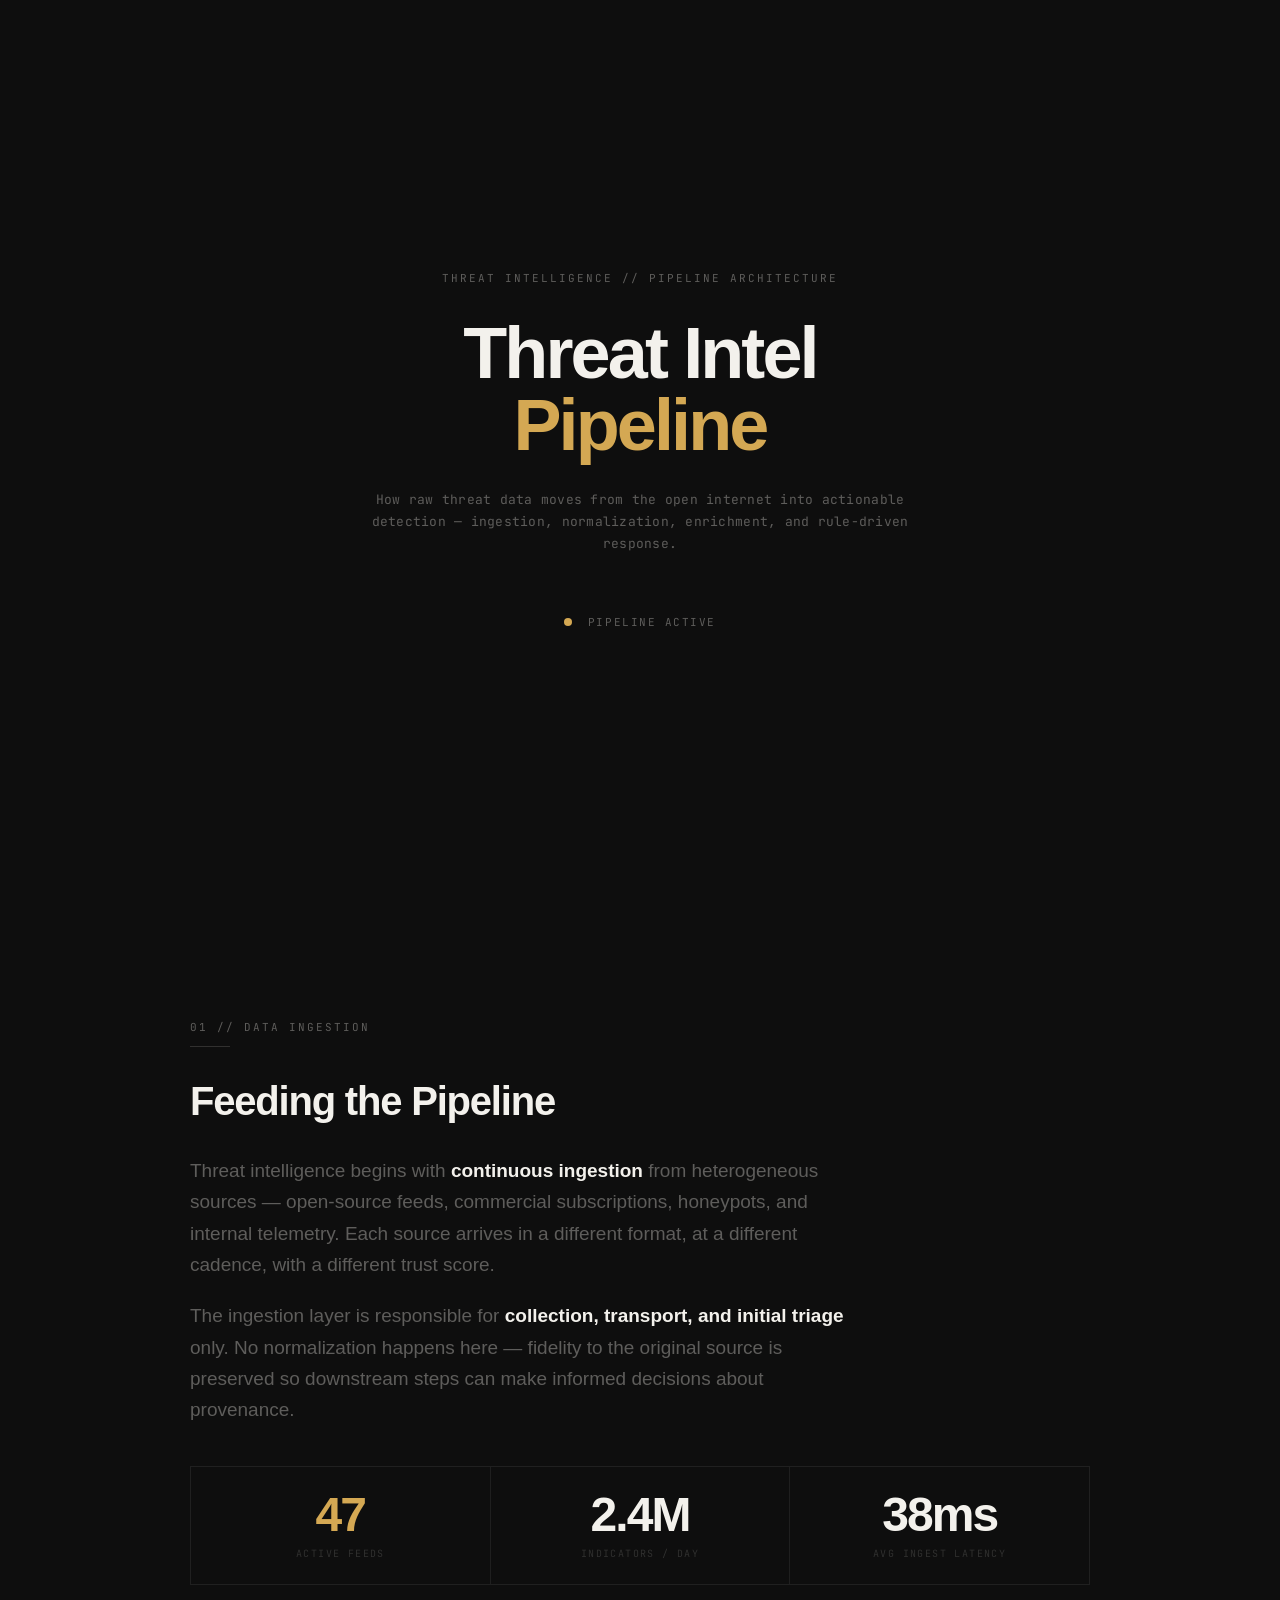
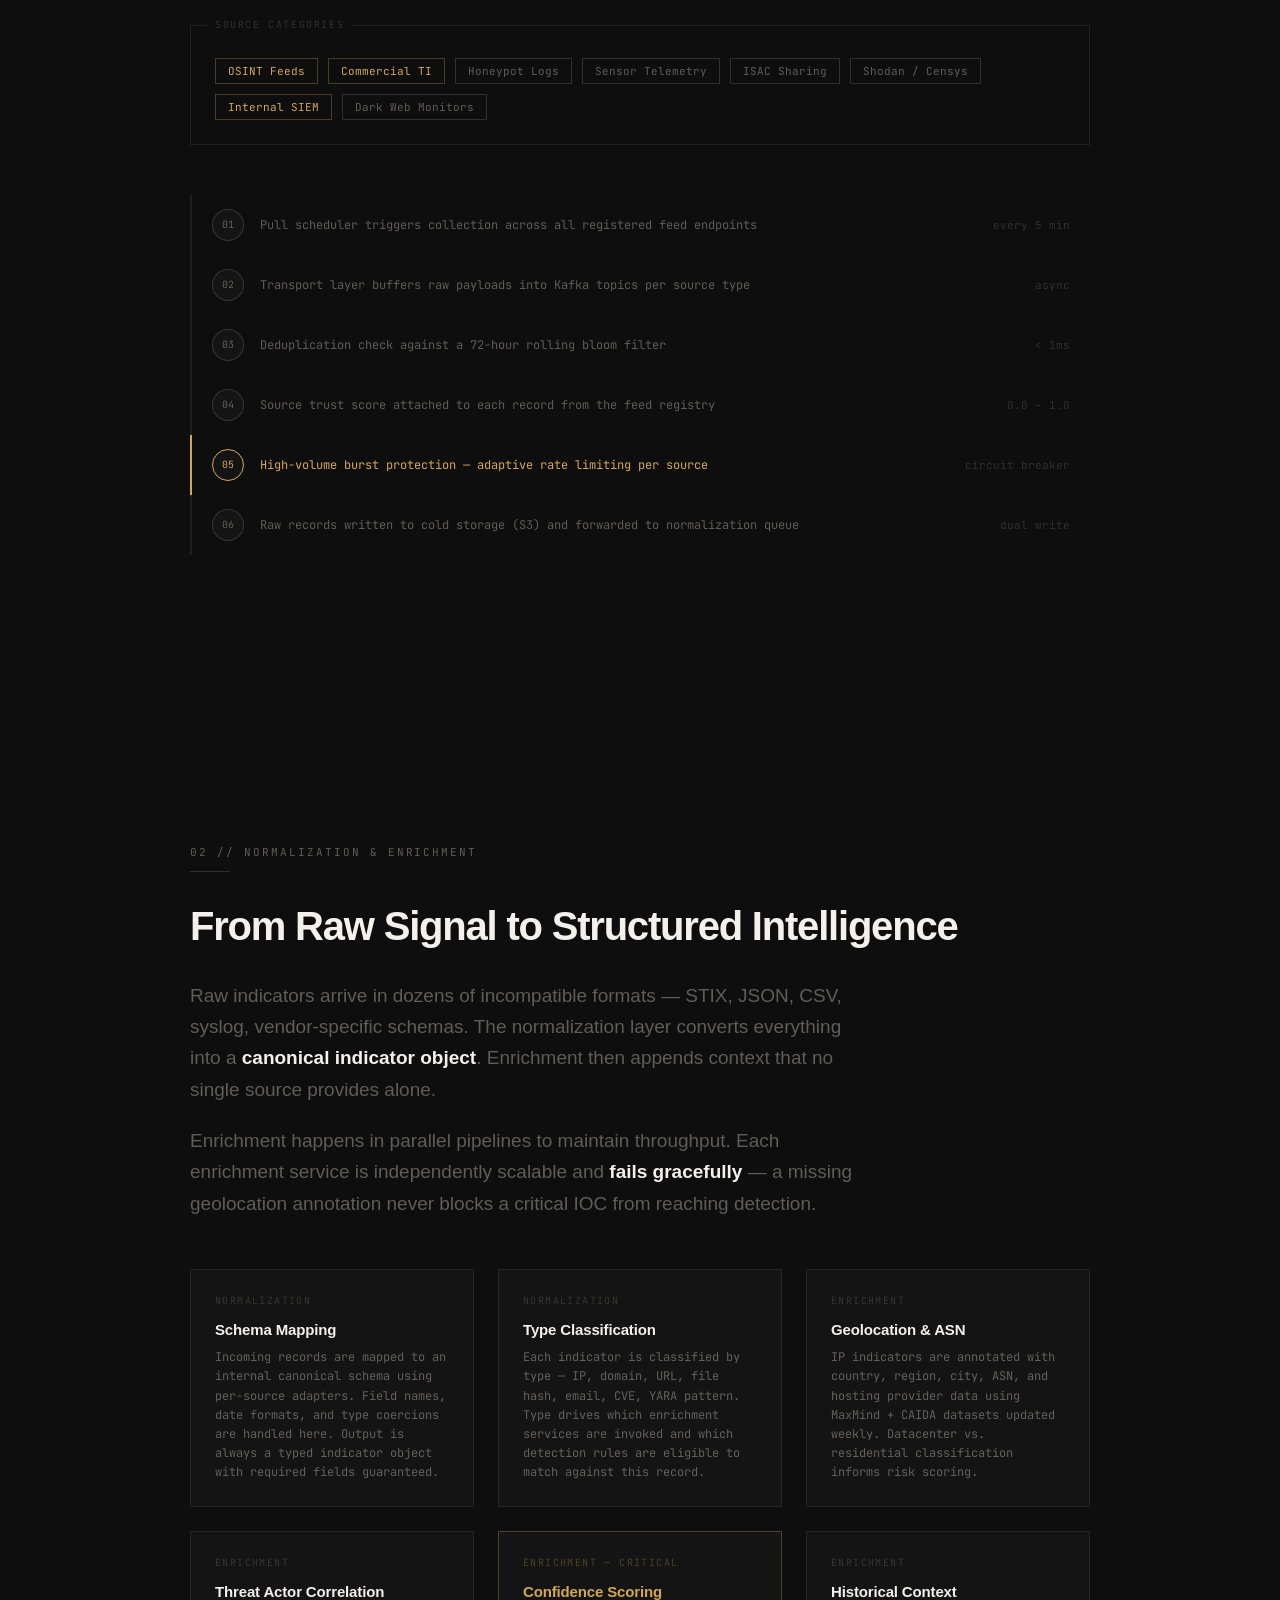
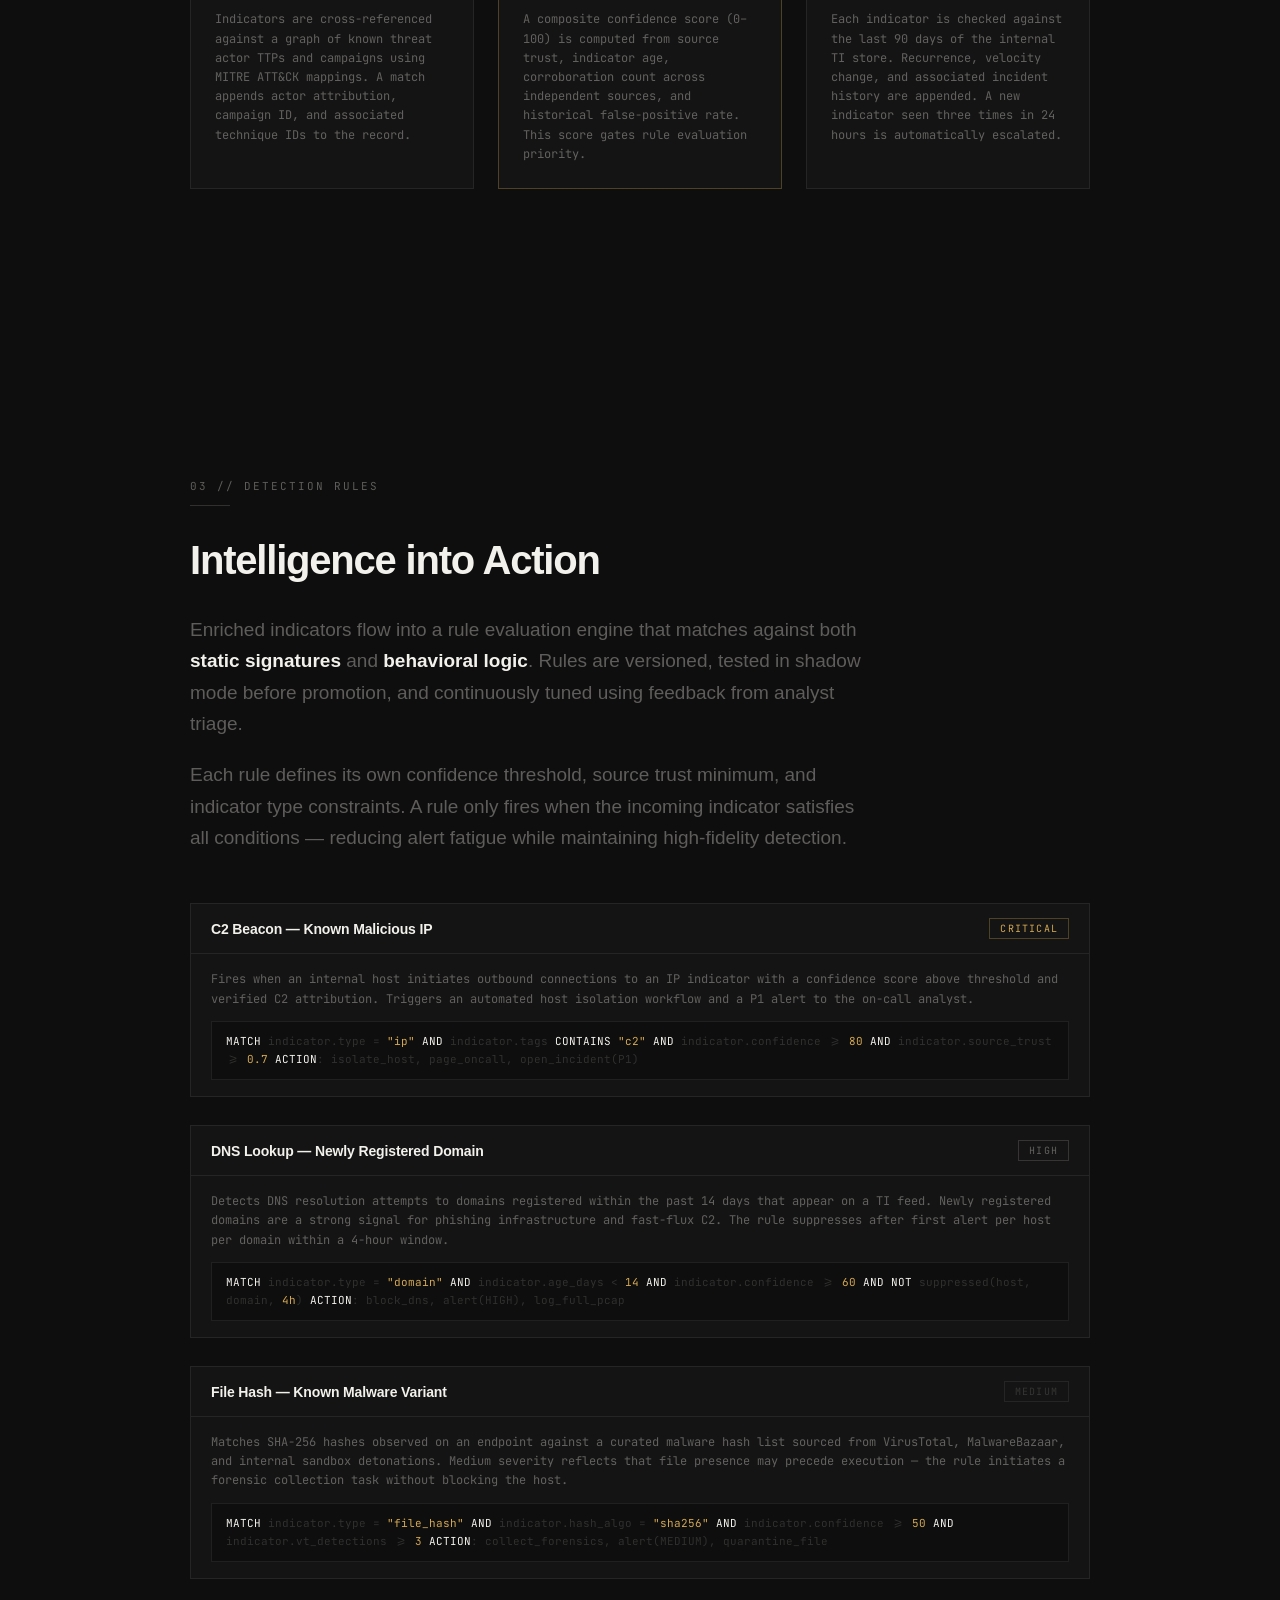
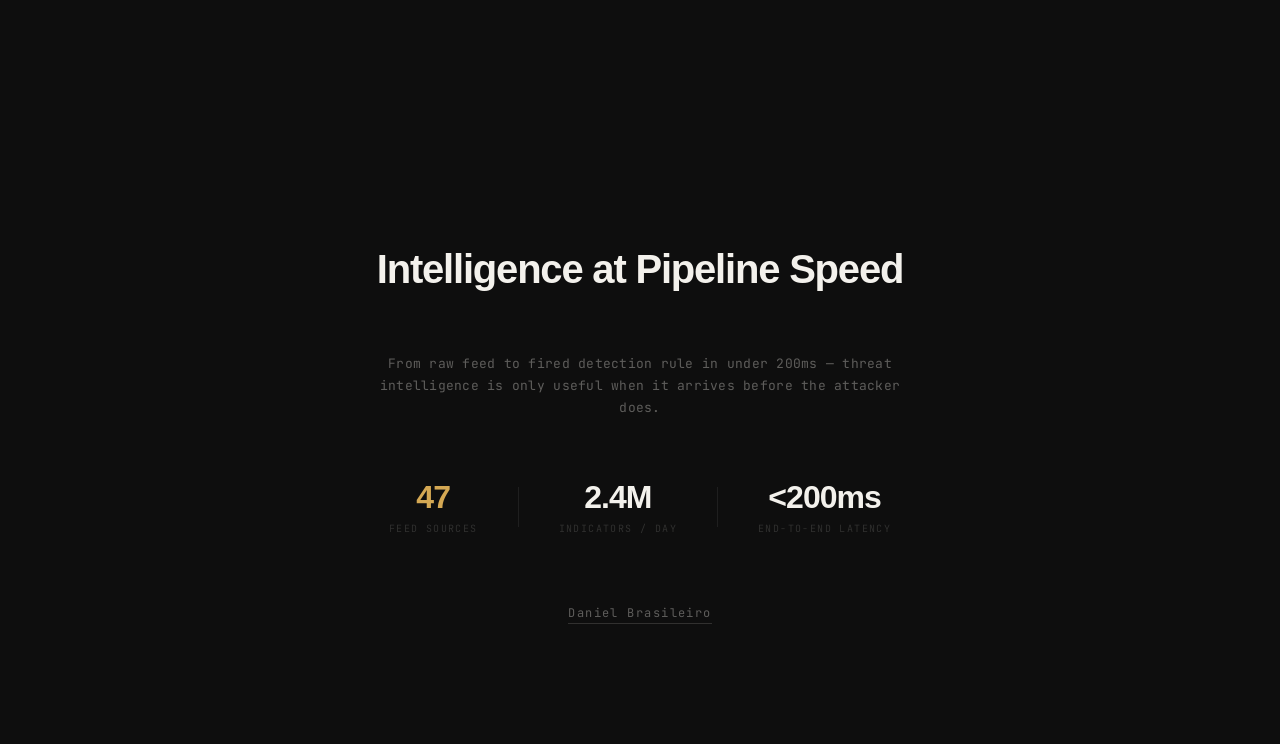
<file: wb-design-system-workspace/iteration-1/eval-new-hotsite/without_skill/outputs/index.html>
<!DOCTYPE html>
<html lang="en">
<head>
<meta charset="UTF-8">
<meta name="viewport" content="width=device-width, initial-scale=1.0">
<title>Threat Intelligence Pipeline — threat-intel.w-b.dev</title>
<link rel="preconnect" href="https://fonts.googleapis.com">
<link rel="preconnect" href="https://fonts.gstatic.com" crossorigin>
<link href="https://fonts.googleapis.com/css2?family=JetBrains+Mono:wght@300;400;500;700&display=swap" rel="stylesheet">
<style>
*,*::before,*::after{margin:0;padding:0;box-sizing:border-box}

/* ═══ DESIGN TOKENS ═══════════════════════════════════════════════════════════
   Source: https://design.w-b.dev
   ═══════════════════════════════════════════════════════════════════════════ */
:root{
  --bg:#0e0e0e;
  --bg2:#141414;
  --fg:#f3f1ec;
  --dim:rgba(243,241,236,0.35);
  --dimmer:rgba(243,241,236,0.15);
  --hair:rgba(243,241,236,0.08);
  --accent:#d4a853;
  --accent-dim:rgba(212,168,83,0.3);
  --mono:"JetBrains Mono",ui-monospace,SFMono-Regular,monospace;
  --helv:Helvetica,"Helvetica Neue",Arial,sans-serif;
}

/* ═══ BASE ═════════════════════════════════════════════════════════════════ */
html{scroll-behavior:smooth;background:var(--bg);color:var(--fg);font-family:var(--helv)}
body{background:var(--bg);overflow-x:hidden;-webkit-font-smoothing:antialiased}

/* ═══ SECTIONS ═════════════════════════════════════════════════════════════ */
.section{
  min-height:100vh;
  padding:120px 60px;
  opacity:0;transform:translateY(30px);
  transition:opacity 0.7s ease,transform 0.7s ease;
}
.section.visible{opacity:1;transform:translateY(0)}
.section-narrow{max-width:900px;margin:0 auto}

/* ═══ TYPOGRAPHY ═══════════════════════════════════════════════════════════ */
h1{font-weight:700;font-size:clamp(42px,6vw,72px);letter-spacing:-0.04em;line-height:1.0}
h2{font-weight:700;font-size:clamp(24px,3.5vw,40px);letter-spacing:-0.03em;line-height:1.1;margin-bottom:32px}
h3{font-weight:700;font-size:clamp(18px,2.5vw,28px);letter-spacing:-0.02em;line-height:1.2;margin-bottom:16px}
.label{font-family:var(--mono);font-size:11px;letter-spacing:0.18em;text-transform:uppercase;color:var(--dim);margin-bottom:12px}
.body{font-family:var(--helv);font-size:clamp(16px,1.6vw,19px);line-height:1.65;color:var(--dim);max-width:680px}
.body strong{color:var(--fg);font-weight:600}
.mono{font-family:var(--mono);font-size:13px;letter-spacing:0.02em;color:var(--dim)}
.accent{color:var(--accent)}

/* ═══ UTILITIES ════════════════════════════════════════════════════════════ */
.divider{width:40px;height:1px;background:var(--dimmer);margin:0 0 32px}

/* ═══ FLOW CHAIN ═══════════════════════════════════════════════════════════ */
.flow-chain{display:flex;flex-direction:column;gap:0;margin:50px 0}
.flow-step{display:flex;align-items:center;gap:16px;padding:14px 20px;border-left:2px solid var(--hair);
  opacity:0;transform:translateX(-20px);transition:all 0.5s ease}
.visible .flow-step{opacity:1;transform:translateX(0)}
.flow-step:nth-child(1){transition-delay:0.1s}
.flow-step:nth-child(2){transition-delay:0.2s}
.flow-step:nth-child(3){transition-delay:0.3s}
.flow-step:nth-child(4){transition-delay:0.4s}
.flow-step:nth-child(5){transition-delay:0.5s}
.flow-step:nth-child(6){transition-delay:0.6s}
.flow-step:nth-child(7){transition-delay:0.7s}
.flow-step .step-icon{width:32px;height:32px;border-radius:50%;background:var(--bg2);border:1px solid var(--dimmer);
  display:flex;align-items:center;justify-content:center;font-family:var(--mono);font-size:10px;color:var(--dim);flex-shrink:0}
.flow-step .step-label{font-family:var(--mono);font-size:12px;color:var(--dim);flex:1}
.flow-step .step-detail{font-family:var(--mono);font-size:11px;color:var(--dimmer);margin-left:auto;flex-shrink:0;text-align:right}
.flow-step.highlight{border-left-color:var(--accent)}
.flow-step.highlight .step-icon{border-color:var(--accent);color:var(--accent)}
.flow-step.highlight .step-label{color:var(--accent)}

/* ═══ CARDS ════════════════════════════════════════════════════════════════ */
.card-grid{display:grid;grid-template-columns:repeat(auto-fill,minmax(280px,1fr));gap:24px;margin:50px 0}
.card{padding:24px;border:1px solid var(--hair);background:var(--bg2);
  opacity:0;transform:translateY(20px);transition:all 0.6s ease}
.visible .card{opacity:1;transform:translateY(0)}
.visible .card:nth-child(1){transition-delay:0.1s}
.visible .card:nth-child(2){transition-delay:0.2s}
.visible .card:nth-child(3){transition-delay:0.3s}
.visible .card:nth-child(4){transition-delay:0.4s}
.visible .card:nth-child(5){transition-delay:0.5s}
.visible .card:nth-child(6){transition-delay:0.6s}
.card-tag{font-family:var(--mono);font-size:10px;letter-spacing:0.14em;text-transform:uppercase;color:var(--dimmer);margin-bottom:14px}
.card h4{font-family:var(--helv);font-weight:700;font-size:15px;letter-spacing:-0.01em;margin-bottom:10px}
.card p{font-family:var(--mono);font-size:12px;color:var(--dim);line-height:1.6}
.card.accent-card{border-color:var(--accent-dim)}
.card.accent-card .card-tag{color:var(--accent-dim)}
.card.accent-card h4{color:var(--accent)}

/* ═══ TOPOLOGY BOX ═════════════════════════════════════════════════════════ */
.topo-box{border:1px solid var(--hair);padding:24px;position:relative;margin:20px 0}
.topo-box .topo-title{font-family:var(--mono);font-size:10px;letter-spacing:0.16em;text-transform:uppercase;
  color:var(--dimmer);position:absolute;top:-8px;left:16px;background:var(--bg);padding:0 8px}
.topo-items{display:flex;flex-wrap:wrap;gap:10px;margin-top:8px}
.topo-item{font-family:var(--mono);font-size:11px;padding:5px 12px;border:1px solid var(--dimmer);color:var(--dim)}
.topo-item.hot{border-color:var(--accent-dim);color:var(--accent)}

/* ═══ DETECTION RULE BLOCK ═════════════════════════════════════════════════ */
.rule-block{background:var(--bg2);border:1px solid var(--hair);margin:28px 0;
  opacity:0;transform:translateY(20px);transition:all 0.6s ease}
.visible .rule-block{opacity:1;transform:translateY(0)}
.visible .rule-block:nth-child(1){transition-delay:0.1s}
.visible .rule-block:nth-child(2){transition-delay:0.25s}
.visible .rule-block:nth-child(3){transition-delay:0.4s}
.rule-header{display:flex;align-items:center;justify-content:space-between;padding:14px 20px;border-bottom:1px solid var(--hair)}
.rule-name{font-family:var(--helv);font-weight:700;font-size:14px;letter-spacing:-0.01em}
.rule-severity{font-family:var(--mono);font-size:10px;letter-spacing:0.12em;text-transform:uppercase;padding:3px 10px;border:1px solid}
.rule-severity.critical{border-color:var(--accent-dim);color:var(--accent)}
.rule-severity.high{border-color:var(--dimmer);color:var(--dim)}
.rule-severity.medium{border-color:var(--hair);color:var(--dimmer)}
.rule-body{padding:16px 20px}
.rule-body p{font-family:var(--mono);font-size:12px;color:var(--dim);line-height:1.6;margin-bottom:12px}
.rule-body p:last-child{margin-bottom:0}
.rule-logic{font-family:var(--mono);font-size:11px;color:var(--dimmer);background:var(--bg);padding:10px 14px;border:1px solid var(--hair);line-height:1.7}
.rule-logic .kw{color:var(--fg)}
.rule-logic .val{color:var(--accent)}

/* ═══ STAT ROW ══════════════════════════════════════════════════════════════ */
.stat-row{display:flex;gap:0;border:1px solid var(--hair);margin:40px 0}
.stat{flex:1;padding:24px;border-right:1px solid var(--hair);text-align:center}
.stat:last-child{border-right:none}
.stat-num{font-family:var(--helv);font-weight:700;font-size:clamp(28px,4vw,48px);letter-spacing:-0.04em;color:var(--fg);line-height:1}
.stat-num.accent{color:var(--accent)}
.stat-label{font-family:var(--mono);font-size:10px;letter-spacing:0.14em;text-transform:uppercase;color:var(--dimmer);margin-top:8px}

/* ═══ ANIMATIONS ═══════════════════════════════════════════════════════════ */
@keyframes breathe{0%,100%{opacity:0.3}50%{opacity:1}}
.breathe{animation:breathe 2.5s ease infinite}

/* ═══ RESPONSIVE ═══════════════════════════════════════════════════════════ */
@media(max-width:768px){
  .section{padding:80px 24px}
  .card-grid{grid-template-columns:1fr}
  .stat-row{flex-direction:column}
  .stat{border-right:none;border-bottom:1px solid var(--hair)}
  .stat:last-child{border-bottom:none}
}
</style>
</head>
<body>

<!-- ═══ HERO ═══════════════════════════════════════════════════════════════ -->
<section class="section" style="display:flex;flex-direction:column;justify-content:center;align-items:center;text-align:center;opacity:1;transform:none">
  <div class="label">Threat Intelligence // Pipeline Architecture</div>
  <h1 style="margin:20px 0">Threat Intel<br><span class="accent">Pipeline</span></h1>
  <p class="mono" style="margin-top:8px;max-width:540px;text-align:center;line-height:1.7">How raw threat data moves from the open internet into actionable detection — ingestion, normalization, enrichment, and rule-driven response.</p>
  <div style="margin-top:60px;display:flex;align-items:center;gap:16px">
    <div style="width:8px;height:8px;border-radius:50%;background:var(--accent)" class="breathe"></div>
    <span class="mono" style="font-size:11px;letter-spacing:0.14em;text-transform:uppercase">Pipeline Active</span>
  </div>
</section>

<!-- ═══ SECTION 01 — DATA INGESTION ══════════════════════════════════════ -->
<section class="section">
  <div class="section-narrow">
    <div class="label">01 // Data Ingestion</div>
    <div class="divider"></div>
    <h2>Feeding the Pipeline</h2>
    <p class="body">Threat intelligence begins with <strong>continuous ingestion</strong> from heterogeneous sources — open-source feeds, commercial subscriptions, honeypots, and internal telemetry. Each source arrives in a different format, at a different cadence, with a different trust score.</p>
    <p class="body" style="margin-top:20px">The ingestion layer is responsible for <strong>collection, transport, and initial triage</strong> only. No normalization happens here — fidelity to the original source is preserved so downstream steps can make informed decisions about provenance.</p>

    <div class="stat-row">
      <div class="stat">
        <div class="stat-num accent">47</div>
        <div class="stat-label">Active Feeds</div>
      </div>
      <div class="stat">
        <div class="stat-num">2.4M</div>
        <div class="stat-label">Indicators / Day</div>
      </div>
      <div class="stat">
        <div class="stat-num">38ms</div>
        <div class="stat-label">Avg Ingest Latency</div>
      </div>
    </div>

    <div class="topo-box" style="margin-bottom:0">
      <div class="topo-title">Source Categories</div>
      <div class="topo-items">
        <div class="topo-item hot">OSINT Feeds</div>
        <div class="topo-item hot">Commercial TI</div>
        <div class="topo-item">Honeypot Logs</div>
        <div class="topo-item">Sensor Telemetry</div>
        <div class="topo-item">ISAC Sharing</div>
        <div class="topo-item">Shodan / Censys</div>
        <div class="topo-item hot">Internal SIEM</div>
        <div class="topo-item">Dark Web Monitors</div>
      </div>
    </div>

    <div class="flow-chain">
      <div class="flow-step">
        <div class="step-icon">01</div>
        <div class="step-label">Pull scheduler triggers collection across all registered feed endpoints</div>
        <div class="step-detail">every 5 min</div>
      </div>
      <div class="flow-step">
        <div class="step-icon">02</div>
        <div class="step-label">Transport layer buffers raw payloads into Kafka topics per source type</div>
        <div class="step-detail">async</div>
      </div>
      <div class="flow-step">
        <div class="step-icon">03</div>
        <div class="step-label">Deduplication check against a 72-hour rolling bloom filter</div>
        <div class="step-detail">&lt; 1ms</div>
      </div>
      <div class="flow-step">
        <div class="step-icon">04</div>
        <div class="step-label">Source trust score attached to each record from the feed registry</div>
        <div class="step-detail">0.0 – 1.0</div>
      </div>
      <div class="flow-step highlight">
        <div class="step-icon">05</div>
        <div class="step-label">High-volume burst protection — adaptive rate limiting per source</div>
        <div class="step-detail">circuit breaker</div>
      </div>
      <div class="flow-step">
        <div class="step-icon">06</div>
        <div class="step-label">Raw records written to cold storage (S3) and forwarded to normalization queue</div>
        <div class="step-detail">dual write</div>
      </div>
    </div>
  </div>
</section>

<!-- ═══ SECTION 02 — NORMALIZATION & ENRICHMENT ══════════════════════════ -->
<section class="section">
  <div class="section-narrow">
    <div class="label">02 // Normalization &amp; Enrichment</div>
    <div class="divider"></div>
    <h2>From Raw Signal to Structured Intelligence</h2>
    <p class="body">Raw indicators arrive in dozens of incompatible formats — STIX, JSON, CSV, syslog, vendor-specific schemas. The normalization layer converts everything into a <strong>canonical indicator object</strong>. Enrichment then appends context that no single source provides alone.</p>
    <p class="body" style="margin-top:20px">Enrichment happens in parallel pipelines to maintain throughput. Each enrichment service is independently scalable and <strong>fails gracefully</strong> — a missing geolocation annotation never blocks a critical IOC from reaching detection.</p>

    <div class="card-grid">
      <div class="card">
        <div class="card-tag">Normalization</div>
        <h4>Schema Mapping</h4>
        <p>Incoming records are mapped to an internal canonical schema using per-source adapters. Field names, date formats, and type coercions are handled here. Output is always a typed indicator object with required fields guaranteed.</p>
      </div>
      <div class="card">
        <div class="card-tag">Normalization</div>
        <h4>Type Classification</h4>
        <p>Each indicator is classified by type — IP, domain, URL, file hash, email, CVE, YARA pattern. Type drives which enrichment services are invoked and which detection rules are eligible to match against this record.</p>
      </div>
      <div class="card">
        <div class="card-tag">Enrichment</div>
        <h4>Geolocation &amp; ASN</h4>
        <p>IP indicators are annotated with country, region, city, ASN, and hosting provider data using MaxMind + CAIDA datasets updated weekly. Datacenter vs. residential classification informs risk scoring.</p>
      </div>
      <div class="card">
        <div class="card-tag">Enrichment</div>
        <h4>Threat Actor Correlation</h4>
        <p>Indicators are cross-referenced against a graph of known threat actor TTPs and campaigns using MITRE ATT&amp;CK mappings. A match appends actor attribution, campaign ID, and associated technique IDs to the record.</p>
      </div>
      <div class="card accent-card">
        <div class="card-tag">Enrichment — Critical</div>
        <h4>Confidence Scoring</h4>
        <p>A composite confidence score (0–100) is computed from source trust, indicator age, corroboration count across independent sources, and historical false-positive rate. This score gates rule evaluation priority.</p>
      </div>
      <div class="card">
        <div class="card-tag">Enrichment</div>
        <h4>Historical Context</h4>
        <p>Each indicator is checked against the last 90 days of the internal TI store. Recurrence, velocity change, and associated incident history are appended. A new indicator seen three times in 24 hours is automatically escalated.</p>
      </div>
    </div>
  </div>
</section>

<!-- ═══ SECTION 03 — DETECTION RULES ═════════════════════════════════════ -->
<section class="section">
  <div class="section-narrow">
    <div class="label">03 // Detection Rules</div>
    <div class="divider"></div>
    <h2>Intelligence into Action</h2>
    <p class="body">Enriched indicators flow into a rule evaluation engine that matches against both <strong>static signatures</strong> and <strong>behavioral logic</strong>. Rules are versioned, tested in shadow mode before promotion, and continuously tuned using feedback from analyst triage.</p>
    <p class="body" style="margin-top:20px">Each rule defines its own confidence threshold, source trust minimum, and indicator type constraints. A rule only fires when the incoming indicator satisfies all conditions — reducing alert fatigue while maintaining high-fidelity detection.</p>

    <div style="margin-top:50px">

      <div class="rule-block">
        <div class="rule-header">
          <div class="rule-name">C2 Beacon — Known Malicious IP</div>
          <div class="rule-severity critical">Critical</div>
        </div>
        <div class="rule-body">
          <p>Fires when an internal host initiates outbound connections to an IP indicator with a confidence score above threshold and verified C2 attribution. Triggers an automated host isolation workflow and a P1 alert to the on-call analyst.</p>
          <div class="rule-logic">
<span class="kw">MATCH</span> indicator.type = <span class="val">"ip"</span>
  <span class="kw">AND</span> indicator.tags <span class="kw">CONTAINS</span> <span class="val">"c2"</span>
  <span class="kw">AND</span> indicator.confidence &gt;= <span class="val">80</span>
  <span class="kw">AND</span> indicator.source_trust &gt;= <span class="val">0.7</span>
<span class="kw">ACTION</span>: isolate_host, page_oncall, open_incident(P1)</div>
        </div>
      </div>

      <div class="rule-block">
        <div class="rule-header">
          <div class="rule-name">DNS Lookup — Newly Registered Domain</div>
          <div class="rule-severity high">High</div>
        </div>
        <div class="rule-body">
          <p>Detects DNS resolution attempts to domains registered within the past 14 days that appear on a TI feed. Newly registered domains are a strong signal for phishing infrastructure and fast-flux C2. The rule suppresses after first alert per host per domain within a 4-hour window.</p>
          <div class="rule-logic">
<span class="kw">MATCH</span> indicator.type = <span class="val">"domain"</span>
  <span class="kw">AND</span> indicator.age_days &lt; <span class="val">14</span>
  <span class="kw">AND</span> indicator.confidence &gt;= <span class="val">60</span>
  <span class="kw">AND NOT</span> suppressed(host, domain, <span class="val">4h</span>)
<span class="kw">ACTION</span>: block_dns, alert(HIGH), log_full_pcap</div>
        </div>
      </div>

      <div class="rule-block">
        <div class="rule-header">
          <div class="rule-name">File Hash — Known Malware Variant</div>
          <div class="rule-severity medium">Medium</div>
        </div>
        <div class="rule-body">
          <p>Matches SHA-256 hashes observed on an endpoint against a curated malware hash list sourced from VirusTotal, MalwareBazaar, and internal sandbox detonations. Medium severity reflects that file presence may precede execution — the rule initiates a forensic collection task without blocking the host.</p>
          <div class="rule-logic">
<span class="kw">MATCH</span> indicator.type = <span class="val">"file_hash"</span>
  <span class="kw">AND</span> indicator.hash_algo = <span class="val">"sha256"</span>
  <span class="kw">AND</span> indicator.confidence &gt;= <span class="val">50</span>
  <span class="kw">AND</span> indicator.vt_detections &gt;= <span class="val">3</span>
<span class="kw">ACTION</span>: collect_forensics, alert(MEDIUM), quarantine_file</div>
        </div>
      </div>

    </div>
  </div>
</section>

<!-- ═══ OUTRO ═════════════════════════════════════════════════════════════ -->
<section class="section" style="display:flex;flex-direction:column;justify-content:center;align-items:center;text-align:center;min-height:60vh">
  <h2>Intelligence at Pipeline Speed</h2>
  <p class="mono" style="margin-top:30px;max-width:540px;text-align:center;line-height:1.7">From raw feed to fired detection rule in under 200ms — threat intelligence is only useful when it arrives before the attacker does.</p>
  <div style="margin-top:60px;display:flex;align-items:center;gap:40px;flex-wrap:wrap;justify-content:center">
    <div style="text-align:center">
      <div style="font-family:var(--helv);font-weight:700;font-size:32px;letter-spacing:-0.03em;color:var(--accent)">47</div>
      <div style="font-family:var(--mono);font-size:10px;letter-spacing:0.14em;text-transform:uppercase;color:var(--dimmer);margin-top:6px">Feed Sources</div>
    </div>
    <div style="width:1px;height:40px;background:var(--hair)"></div>
    <div style="text-align:center">
      <div style="font-family:var(--helv);font-weight:700;font-size:32px;letter-spacing:-0.03em">2.4M</div>
      <div style="font-family:var(--mono);font-size:10px;letter-spacing:0.14em;text-transform:uppercase;color:var(--dimmer);margin-top:6px">Indicators / Day</div>
    </div>
    <div style="width:1px;height:40px;background:var(--hair)"></div>
    <div style="text-align:center">
      <div style="font-family:var(--helv);font-weight:700;font-size:32px;letter-spacing:-0.03em">&lt;200ms</div>
      <div style="font-family:var(--mono);font-size:10px;letter-spacing:0.14em;text-transform:uppercase;color:var(--dimmer);margin-top:6px">End-to-End Latency</div>
    </div>
  </div>
  <a href="https://linkedin.com/in/brasileiro" target="_blank" rel="noopener"
     style="display:inline-block;margin-top:70px;font-family:var(--mono);font-size:12px;letter-spacing:0.12em;color:var(--dim);text-decoration:none;border-bottom:1px solid var(--dimmer);padding-bottom:2px;transition:color 0.2s,border-color 0.2s"
     onmouseover="this.style.color='var(--fg)';this.style.borderColor='var(--fg)'"
     onmouseout="this.style.color='var(--dim)';this.style.borderColor='var(--dimmer)'">Daniel Brasileiro</a>
</section>

<!-- ═══ SCROLL OBSERVER ═══════════════════════════════════════════════════ -->
<script>
const observer = new IntersectionObserver((entries) => {
  entries.forEach(entry => {
    if (entry.isIntersecting) entry.target.classList.add('visible');
  });
}, { threshold: 0.15, rootMargin: '0px 0px -10% 0px' });
document.querySelectorAll('.section').forEach(s => observer.observe(s));
</script>
</body>
</html>
</file>
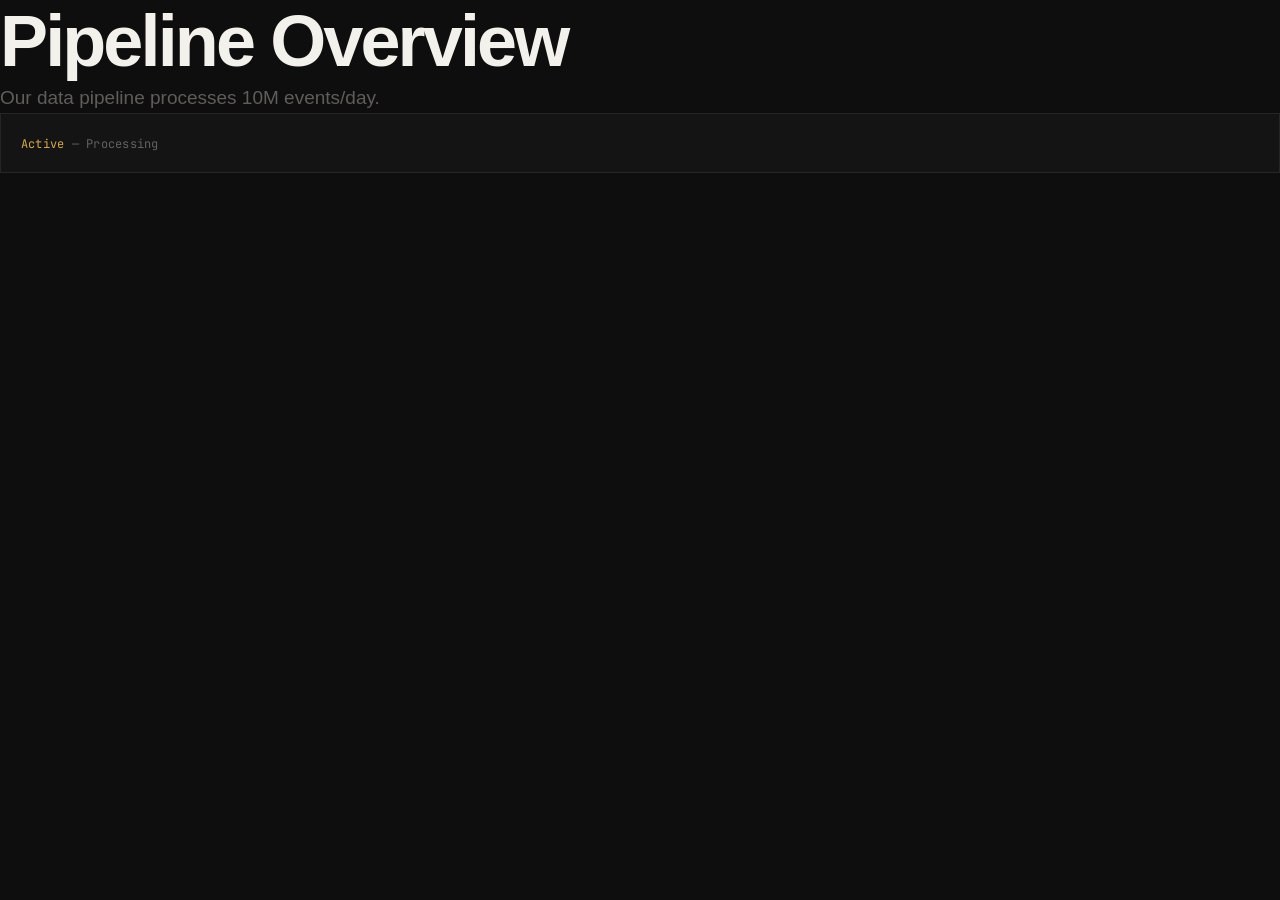
<file: wb-design-system-workspace/iteration-1/eval-subtle-violation/with_skill/outputs/fixed.html>
<!DOCTYPE html>
<html lang="en">
<head>
<meta charset="UTF-8">
<meta name="viewport" content="width=device-width, initial-scale=1.0">
<title>Pipeline Overview</title>
<link rel="preconnect" href="https://fonts.googleapis.com">
<link rel="preconnect" href="https://fonts.gstatic.com" crossorigin>
<link href="https://fonts.googleapis.com/css2?family=JetBrains+Mono:wght@300;400;500;700&display=swap" rel="stylesheet">
<style>
*,*::before,*::after{margin:0;padding:0;box-sizing:border-box}
:root{
  --bg:#0e0e0e;--bg2:#141414;--fg:#f3f1ec;
  --dim:rgba(243,241,236,0.35);--dimmer:rgba(243,241,236,0.15);
  --hair:rgba(243,241,236,0.08);
  --accent:#d4a853;--accent-dim:rgba(212,168,83,0.3);
  --mono:"JetBrains Mono",ui-monospace,SFMono-Regular,monospace;
  --helv:Helvetica,"Helvetica Neue",Arial,sans-serif;
}
html{background:var(--bg);color:var(--fg);font-family:var(--helv)}
body{background:var(--bg);-webkit-font-smoothing:antialiased}
</style>
</head>
<body>
<div style="background:var(--bg);color:var(--fg);font-family:var(--helv)">
  <h1 style="font-size:clamp(42px,6vw,72px);font-weight:700;letter-spacing:-0.04em;color:var(--fg)">Pipeline Overview</h1>
  <p style="color:var(--dim);font-size:clamp(16px,1.6vw,19px);line-height:1.65;max-width:680px">Our data pipeline processes 10M events/day.</p>
  <div style="background:var(--bg2);padding:20px;border:1px solid var(--hair)">
    <span style="color:var(--accent);font-family:var(--mono);font-size:12px;letter-spacing:0.02em">Active</span><span style="color:var(--dim);font-family:var(--mono);font-size:12px;letter-spacing:0.02em"> — Processing</span>
  </div>
</div>
</body>
</html>
</file>
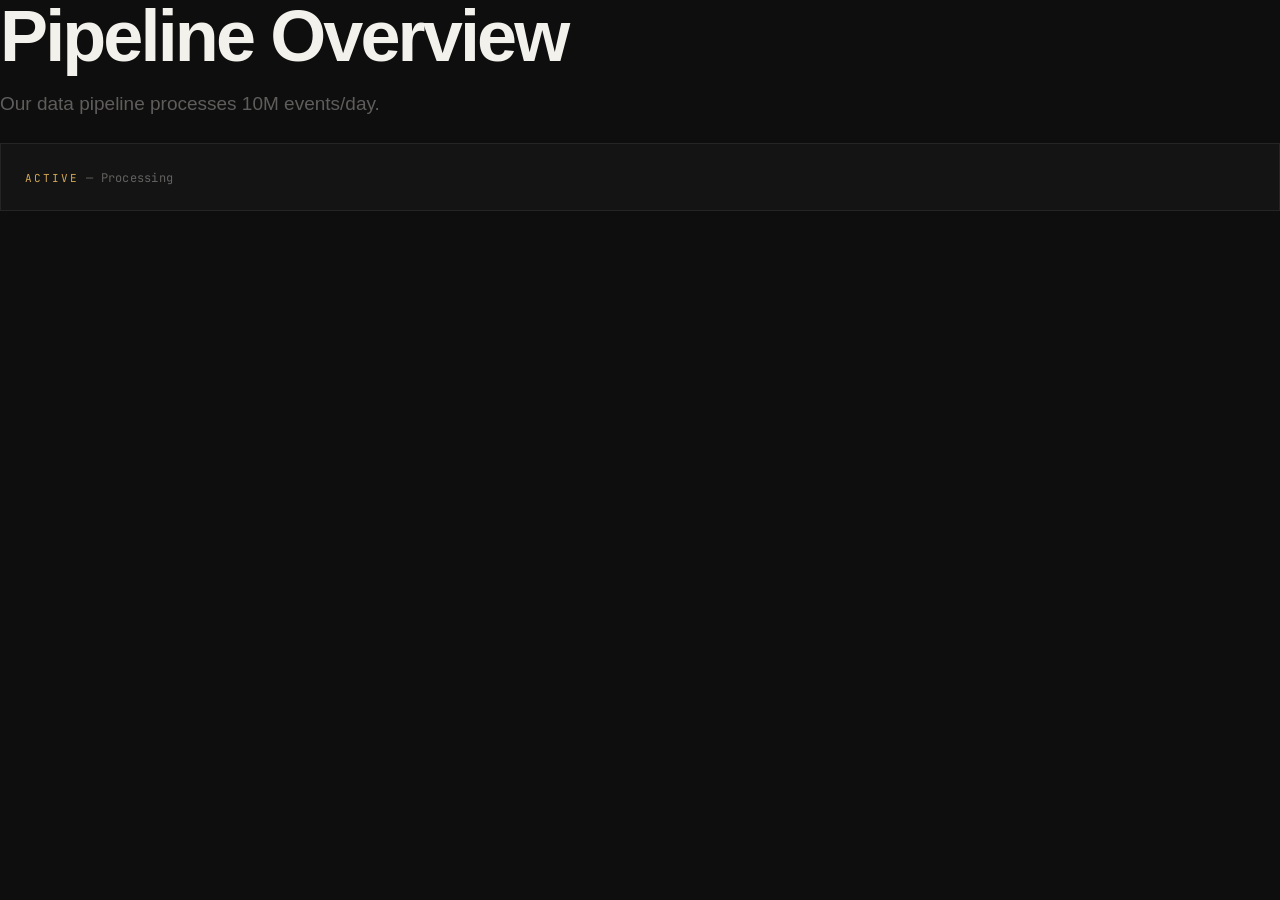
<file: wb-design-system-workspace/iteration-1/eval-subtle-violation/without_skill/outputs/fixed.html>
<!DOCTYPE html>
<html lang="en">
<head>
<meta charset="UTF-8">
<meta name="viewport" content="width=device-width, initial-scale=1.0">
<title>Pipeline Overview</title>
<link rel="preconnect" href="https://fonts.googleapis.com">
<link rel="preconnect" href="https://fonts.gstatic.com" crossorigin>
<link href="https://fonts.googleapis.com/css2?family=JetBrains+Mono:wght@300;400;500;700&display=swap" rel="stylesheet">
<style>
*,*::before,*::after{margin:0;padding:0;box-sizing:border-box}
:root{
  --bg:#0e0e0e;
  --bg2:#141414;
  --fg:#f3f1ec;
  --dim:rgba(243,241,236,0.35);
  --dimmer:rgba(243,241,236,0.15);
  --hair:rgba(243,241,236,0.08);
  --accent:#d4a853;
  --accent-dim:rgba(212,168,83,0.3);
  --mono:"JetBrains Mono",ui-monospace,SFMono-Regular,monospace;
  --helv:Helvetica,"Helvetica Neue",Arial,sans-serif;
}
html{background:var(--bg);color:var(--fg);font-family:var(--helv)}
body{background:var(--bg);-webkit-font-smoothing:antialiased}
</style>
</head>
<body>

<div style="background:var(--bg);color:var(--fg);font-family:var(--helv)">
  <h1 style="font-family:var(--helv);font-weight:700;font-size:clamp(42px,6vw,72px);letter-spacing:-0.04em;line-height:1.0;color:var(--fg)">Pipeline Overview</h1>
  <p style="font-family:var(--helv);font-size:clamp(16px,1.6vw,19px);line-height:1.65;color:var(--dim);max-width:680px;margin-top:16px">Our data pipeline processes 10M events/day.</p>
  <div style="background:var(--bg2);padding:24px;border:1px solid var(--hair);margin-top:24px">
    <span style="font-family:var(--mono);font-size:11px;letter-spacing:0.18em;text-transform:uppercase;color:var(--accent)">Active</span><span style="font-family:var(--mono);font-size:12px;letter-spacing:0.02em;color:var(--dim)"> — Processing</span>
  </div>
</div>

</body>
</html>
</file>
<file: tokens.css>
/* ============================================================================
   w-b.dev DESIGN SYSTEM — "BLUEPRINT" TOKENS
   Canonical source: github.com/w3b3/design-system-w-b · live: design.w-b.dev
   Origin: tatame0/design-system (the flagship theme, themes/tatame0.css).
   Light · Bold · Wireframe. White paper dominates. One accent color — used
   for CTAs, line-art, and construction marks. Black ink carries text and
   structure. Hard corners, solid offset shadows, deliberate lines.

       <link rel="stylesheet" href="tokens.css">

   To change the accent, override the four --t-accent-* vars after this import.
   Everything downstream (shadows, dividers, hover states) picks it up.
   ========================================================================== */

:root {
  color-scheme: only light;

  /* ---- Accent (override these four per project) ------------------------- */
  --t-accent:       #e5121f;           /* primary accent — CTAs, line-art     */
  --t-accent-deep:  #a60a14;           /* pressed / deep shadow               */
  --t-accent-tint:  #fdeaea;           /* faint wash — hover fills            */
  --t-accent-grid:  #f0e4e4;           /* background grid lines               */

  /* ---- Neutral palette -------------------------------------------------- */
  --t-paper:        #ffffff;           /* dominant background                 */
  --t-ink:          #0a0a0a;           /* text + structural lines             */
  --t-muted:        #6b6b6b;           /* secondary / annotation text         */
  --t-on-ink:       #ffffff;           /* text on ink/accent surfaces         */
  --t-on-ink-dim:   #b9b9b9;           /* dim text on ink surfaces            */
  --t-amber:        #b7791f;           /* pending / warning state only        */

  /* ---- Aliases (kept for backward compat with tatame0) ------------------ */
  --t-red:          var(--t-accent);
  --t-red-deep:     var(--t-accent-deep);
  --t-red-tint:     var(--t-accent-tint);
  --t-grid:         var(--t-accent-grid);

  /* ---- Typography ------------------------------------------------------- */
  --t-font-display: 'Big Shoulders Display', 'Arial Narrow', sans-serif;
  --t-font-wordmark:'Archivo', system-ui, sans-serif;   /* Archivo 900 */
  --t-font-mono:    'Space Mono', ui-monospace, monospace;
  --t-font-body:    'Archivo', system-ui, sans-serif;

  --t-weight-body:    400;
  --t-weight-medium:  500;
  --t-weight-bold:    700;
  --t-weight-display: 800;
  --t-weight-black:   900;

  /* fluid type scale */
  --t-text-hero:    clamp(2.9rem, 7.6vw, 6rem);
  --t-text-h2:      clamp(2.1rem, 5.5vw, 3.8rem);
  --t-text-h3:      1.45rem;
  --t-text-lead:    1.18rem;
  --t-text-body:    1rem;
  --t-text-sm:      .9rem;
  --t-text-label:   .72rem;

  --t-leading-display: .92;
  --t-leading-body:    1.5;
  --t-tracking-display: -.01em;
  --t-tracking-label:   .14em;
  --t-case-label: uppercase;

  /* ---- Lines, borders, radius ------------------------------------------ */
  --t-line:        2.5px;
  --t-line-bold:   3px;
  --t-border:      var(--t-line) solid var(--t-ink);
  --t-divider:     var(--t-line) dashed var(--t-accent);
  --t-radius:      0;
  --t-radius-sm:   6px;
  --t-radius-brand:7px;

  /* ---- Shadows (solid offsets, never blurred) --------------------------- */
  --t-shadow:        6px 6px 0 var(--t-accent);
  --t-shadow-ink:    6px 6px 0 var(--t-ink);
  --t-shadow-hover:  9px 9px 0 var(--t-ink);
  --t-shadow-hover-red: 9px 9px 0 var(--t-accent);
  --t-shadow-sm:     4px 4px 0 var(--t-ink);
  --t-shadow-active: 2px 2px 0 var(--t-ink);

  /* ---- Spacing & layout ------------------------------------------------- */
  --t-space-1: 6px;
  --t-space-2: 12px;
  --t-space-3: 22px;
  --t-space-4: 30px;
  --t-space-5: 48px;
  --t-section-y: 74px;
  --t-maxw:    1180px;
  --t-gutter:  24px;
  --t-grid-size: 44px;

  /* ---- Motion ----------------------------------------------------------- */
  --t-ease-draw: cubic-bezier(.7, 0, .3, 1);
  --t-ease-rise: cubic-bezier(.2, .7, .2, 1);
  --t-dur-fast:  .12s;
  --t-dur-pop:   .4s;
  --t-dur-rise:  .7s;
  --t-dur-draw:  1.6s;
  --t-marquee:   28s;

  /* ---- Background grid -------------------------------------------------- */
  --t-bg-grid:
    linear-gradient(var(--t-accent-grid) 1px, transparent 1px),
    linear-gradient(90deg, var(--t-accent-grid) 1px, transparent 1px);
}

@media (prefers-reduced-motion: reduce) {
  :root {
    --t-dur-fast: 0s;
    --t-dur-pop:  0s;
    --t-dur-rise: 0s;
    --t-dur-draw: 0s;
  }
}
</file>
<file: themes/tatame0.css>
/* Blueprint theme: tatame0 — Tatame Red (the default and flagship theme).
   Also carries tatame0's domain palette: IBJJF youth & adult belts. */
:root {
  --t-accent:       #e5121f;
  --t-accent-deep:  #a60a14;
  --t-accent-tint:  #fdeaea;
  --t-accent-grid:  #f0e4e4;

  --t-belt-white:         #e8e8e8;
  --t-belt-grey-white:    #d0d0d0;
  --t-belt-grey:          #9aa0a6;
  --t-belt-grey-black:    #6b6b6b;
  --t-belt-yellow-white:  #f9e07a;
  --t-belt-yellow:        #f4c430;
  --t-belt-yellow-black:  #c49b20;
  --t-belt-orange-white:  #f9c07a;
  --t-belt-orange:        #f08c00;
  --t-belt-orange-black:  #c06c00;
  --t-belt-green-white:   #8fd48f;
  --t-belt-green:         #2e9e44;
  --t-belt-green-black:   #207030;
  --t-belt-blue:          #1f6feb;
  --t-belt-purple:        #8957e5;
  --t-belt-brown:         #8b5a2b;
  --t-belt-black:         #111317;
}
</file>
